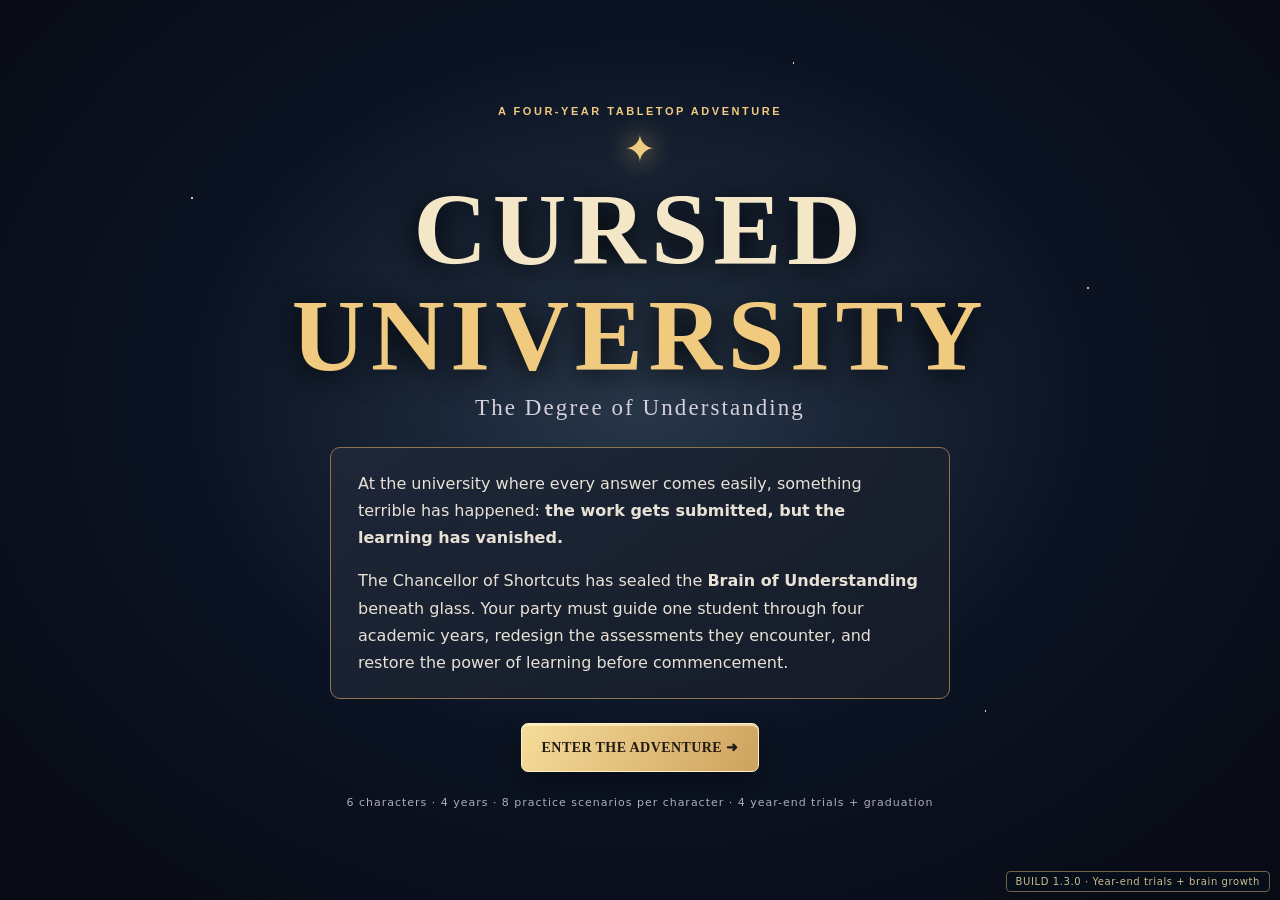
<file: index.html>
<!doctype html>
<html lang="en">
<head>
  <meta charset="utf-8">
  <meta name="viewport" content="width=device-width,initial-scale=1">
  <meta name="theme-color" content="#0a0c18">
  <meta name="description" content="Cursed University: A four-year, six-character, tabletop adventure in assessment redesign, AI friction, and meaningful learning.">
  <title>Cursed University | The Degree of Understanding</title>
  <!-- Build 1.3.0: 2 practice scenarios + a distinct boss case each year, brain-growth animation, final graduation challenge. -->
  
  
  
<style>
:root{--bg:#090c18;--panel:#111724;--panel2:#181f2e;--cream:#f4e7c8;--gold:#f0ca7e;--muted:#b4b5bd;--teal:#8fe4d2;--edge:#766343;--purple:#b3a3e9;--red:#ec9c97;--shadow:0 24px 70px #0009}
*{box-sizing:border-box}html{font-size:16px}body{margin:0;background:var(--bg);color:var(--cream);min-height:100vh;font-family:'DM Sans',system-ui,sans-serif}button,input,textarea,select{font:inherit}button{cursor:pointer}button:disabled{opacity:.45;cursor:default}h1,h2,h3,h4,p{margin-top:0}h1,h2,h3{font-family:Cinzel,Georgia,serif}h2{line-height:1.2}a{color:var(--gold)}.sr-only{position:absolute!important;width:1px;height:1px;overflow:hidden;clip:rect(0,0,0,0);white-space:nowrap} .hidden{display:none!important}
.screen{display:none;min-height:100vh;position:relative;padding:58px 32px 44px}.screen.active{display:block;animation:fadeIn .45s ease-out}#welcomeScreen.active,#rollScreen.active,#revealScreen.active,#victoryScreen.active{display:flex;align-items:center;justify-content:center}#welcomeScreen{background:radial-gradient(ellipse at 50% 44%,#283749 0%,#0b1323 50%,#080b15 92%)}#rollScreen,#revealScreen{background:radial-gradient(circle at 75% 30%,#2b2e49,#0a0e1b 68%)}.weather-layer{position:fixed;inset:0;z-index:0;pointer-events:none;overflow:hidden}.mist{position:absolute;width:90vw;height:23vh;top:64%;left:-30%;opacity:.16;background:radial-gradient(ellipse,rgba(173,173,190,.33),transparent 70%);filter:blur(24px);animation:drift 19s ease-in-out infinite alternate}.mist-b{top:78%;left:45%;animation-delay:-7s}.screen>*{position:relative;z-index:1}
.global-bar{position:sticky;z-index:60;top:0;display:flex;align-items:center;gap:22px;justify-content:space-between;padding:11px 24px;border-bottom:1px solid #6d5a3c;background:rgba(11,14,26,.96);backdrop-filter:blur(10px);box-shadow:0 5px 25px #0005}.brand-button{border:0;background:none;color:var(--gold);font:600 17px Cinzel,serif;letter-spacing:.08em;white-space:nowrap}.global-middle{display:flex;gap:20px;color:#cbcbce;font-size:12px}.global-right{display:flex;align-items:center;gap:12px;color:var(--teal)}.global-right strong{font-family:Cinzel,Georgia,serif;font-size:14px;white-space:nowrap}.screen:not(#welcomeScreen):not(#rollScreen):not(#revealScreen):not(#doorScreen){min-height:calc(100vh - 59px)}
.eyebrow{font-family:'DM Sans',sans-serif;font-size:11px;letter-spacing:.23em;color:var(--gold);text-transform:uppercase;font-weight:800}.display-title{font:700 clamp(28px,4.5vw,53px)/1.13 Cinzel,Georgia,serif;color:#f5e2b4;letter-spacing:.016em;margin:12px 0 16px}.center-wrap{width:min(1080px,100%);margin:0 auto}.center-wrap.narrow{width:min(730px,100%)}.screen-intro{font-size:17px;line-height:1.65;color:#ced0d8;max-width:800px}.lead{font:500 clamp(17px,2.2vw,23px) Cinzel,serif;color:#d5cfda;letter-spacing:.09em}.cta{border:1px solid #fff0c7;border-radius:7px;color:#211b15;background:linear-gradient(120deg,#f6dc9a,#cda25d);font-family:Cinzel,Georgia,serif;font-weight:800;font-size:14px;letter-spacing:.03em;min-height:49px;padding:12px 20px;box-shadow:inset 0 2px #fff6d5a0,0 8px 25px #0005;transition:filter .18s,transform .18s}.cta:hover:not(:disabled){filter:brightness(1.1);transform:translateY(-2px)}.fill{width:100%}.minor-btn{border:1px solid #8b7b63;background:#1b2432;color:var(--cream);padding:10px 14px;border-radius:6px;font-size:13px;font-weight:700}.minor-btn:hover{background:#304052}.panel{background:linear-gradient(140deg,rgba(24,31,46,.98),rgba(13,20,33,.98));border:1px solid #766343;border-radius:12px;box-shadow:var(--shadow)}.panel-heading{padding:12px 18px;border-bottom:1px solid #63523e;background:linear-gradient(90deg,#333044,#1a2033);font:700 13px Cinzel,Georgia,serif;letter-spacing:.09em;color:#ffe7ae}.quiet{font-size:12px;line-height:1.5;color:#b9bdc8}.notice{font-size:13px;color:#d6cda3;min-height:19px;margin:6px 0 10px}.notice.success{color:var(--teal)}.notice.error{color:#ffc6bc}input[type=text],input[type=number],select,textarea{width:100%;background:#0a1121;border:1px solid #717185;border-radius:6px;color:#f4e8d0;padding:12px 13px;outline:0}input:focus-visible,textarea:focus-visible,select:focus-visible{outline:2px solid var(--gold);outline-offset:2px}textarea{resize:vertical;line-height:1.5}label{display:block;font-size:13px;font-weight:700;margin:16px 0 7px}button:focus-visible{outline:3px solid var(--teal);outline-offset:3px}
/* welcome */.welcome-content{z-index:2;width:min(720px,100%);text-align:center;padding:35px 0}.welcome-content h1{font:700 clamp(43px,9vw,102px)/1.04 Cinzel,Georgia,serif;letter-spacing:.055em;text-shadow:0 4px 30px #000; margin:6px 0}.welcome-content h1 span{color:var(--gold)}.welcome-sigil{font-size:38px;color:var(--gold);filter:drop-shadow(0 0 13px #f3c77a);margin-top:10px}.welcome-story{max-width:620px;margin:26px auto 24px;text-align:left}.parchment{background:linear-gradient(145deg,rgba(30,39,56,.92),rgba(21,27,39,.95));border:1px solid #8d7550;border-radius:10px;padding:22px 27px;color:#e8e2d6;line-height:1.7}.parchment p:last-child{margin:0}.welcome-footnote{font-size:11px;color:#b1acb9;margin-top:24px;letter-spacing:.09em}.stars{position:absolute;inset:0;opacity:.9;background-image:radial-gradient(1.5px 1.5px at 15% 22%,#eae4cc 45%,transparent),radial-gradient(1px 1px at 62% 7%,#fff 45%,transparent),radial-gradient(1.5px 1.5px at 85% 32%,#e1d5b0 45%,transparent),radial-gradient(2px 2px at 32% 67%,#8ad6ce 45%,transparent),radial-gradient(1px 1px at 77% 79%,#fff 45%,transparent);pointer-events:none}
/* character roll */.roll-panel{margin:30px auto 0;padding:30px;max-width:590px}.roll-panel label:first-of-type{margin-top:0}.roll-panel select{font-size:17px}.dice-emblem{text-align:center;font-size:62px;color:var(--gold);line-height:1;margin-bottom:18px}.roll-panel button{margin-top:12px}.reveal-layout{display:grid;grid-template-columns:1.2fr .8fr;gap:28px;align-items:center}.reveal-profile{padding:25px;margin:20px 0}.reveal-profile h3{font-size:26px;color:var(--gold);margin-bottom:5px}.reveal-profile .major{color:var(--teal);font-weight:700}.reveal-profile p{line-height:1.6}.reveal-profile dl{display:grid;grid-template-columns:140px 1fr;gap:10px;font-size:13px}.reveal-profile dt{color:var(--gold);font-weight:800}.reveal-profile dd{margin:0}.portrait-scene{height:480px;border-radius:250px 250px 25px 25px;border:2px solid #b59d6a;display:flex;align-items:center;justify-content:center;flex-direction:column;background:radial-gradient(circle at 50% 45%,#766b83aa,#24253b 47%,#10192a 70%);box-shadow:inset 0 0 45px #e7bf7b27,0 0 40px #0009}.portrait-rune{font-size:130px;filter:drop-shadow(0 5px 15px #0009)}.portrait-caption{font:800 23px Cinzel,serif;color:#f5dbab;text-align:center;padding:0 16px}
/* map */#campusScreen{padding-top:25px}.campus-header{text-align:center;margin:0 auto 25px}.campus-header .display-title{font-size:clamp(28px,3.5vw,47px);margin:6px 0}.campus-header p{color:#bbb8c2;margin:0}.campus-layout{display:grid;grid-template-columns:minmax(0,1fr) minmax(260px,310px);gap:18px;max-width:1450px;margin:0 auto;align-items:stretch}.campus-scene{min-height:590px;position:relative;aspect-ratio:1200/690;overflow:hidden;border:2px solid #7c6850;border-radius:14px;box-shadow:var(--shadow);background:#131a27}.campus-painting{position:absolute;inset:0;width:100%;height:100%;object-fit:cover}.campus-sign{position:absolute;bottom:2%;left:50%;transform:translateX(-50%);background:#181c29e9;border:1px solid #ad8967;border-radius:6px;color:#f3d29a;padding:8px 15px;white-space:nowrap;text-align:center;font:700 clamp(11px,1.1vw,16px) Cinzel,serif;box-shadow:0 0 20px #000b}.campus-sign span{display:block;font:600 9px 'DM Sans',sans-serif;letter-spacing:.17em;color:#d4c5a5;margin-top:3px}.building-buttons{position:absolute;inset:0}.building-btn{position:absolute;top:26%;width:19%;height:46%;padding:0;border:none;background:none;color:var(--cream);outline-offset:6px;transition:transform .18s,filter .18s;z-index:3}.building-btn:nth-child(1){left:3.8%;top:30%}.building-btn:nth-child(2){left:28.5%;top:20%}.building-btn:nth-child(3){left:54%;top:27%}.building-btn:nth-child(4){left:78%;top:17%}.building-btn:hover:not(:disabled){transform:translateY(-8px);filter:brightness(1.35)}.building-btn.locked{filter:grayscale(.65) brightness(.54)}.building-btn.locked:hover{transform:none;filter:grayscale(.45) brightness(.68)}.building-structure{display:block;position:absolute;bottom:15%;left:5%;width:90%;height:75%;background:linear-gradient(95deg,#292b36,#65616a 44%,#2c3440 95%);clip-path:polygon(0 19%,14% 19%,14% 8%,30% 8%,50% 0,70% 8%,86% 8%,86% 19%,100% 19%,100% 100%,0 100%);border-bottom:4px solid #12141b;box-shadow:0 0 30px #000}.building-structure:after{content:'';position:absolute;inset:0;background:repeating-linear-gradient(0deg,transparent 0 20px,#16182254 21px 22px),repeating-linear-gradient(90deg,transparent 0 24px,#1e1b2744 25px 26px)}.building-roof{position:absolute;top:7%;left:5%;width:90%;height:20%;background:#181d2b;clip-path:polygon(0 95%,50% 0,100% 95%)}.building-windows{position:absolute;inset:27% 13% 30%;display:grid;grid-template-columns:repeat(4,1fr);gap:13%;align-items:center}.building-windows span{display:block;height:38%;background:#f8d17e;box-shadow:0 0 17px #efb45e8c;border-radius:8px 8px 2px 2px;border:2px solid #15171c}.building-btn.locked .building-windows span{background:#555263;box-shadow:none}.building-door{position:absolute;bottom:15%;left:39%;width:22%;height:28%;background:linear-gradient(90deg,#0e0c13 45%,#805c32 46%,#0e0c13 52%);border:5px solid #a79a81;border-bottom:0;border-radius:40% 40% 0 0}.building-label{display:block;position:absolute;bottom:0;left:0;width:100%;min-height:43px;padding:6px 4px;border-radius:6px;background:#080f1fe9;border:1px solid #b79c71;color:#fce6ae;font:700 clamp(10px,1vw,13px) Cinzel,serif;text-shadow:0 2px 5px #000}.building-btn.locked .building-label{color:#aaa}.building-label small{display:block;color:#bac4bc;font:600 10px 'DM Sans',sans-serif;letter-spacing:.02em}.map-side{padding-bottom:16px}.char-mini{display:flex;gap:12px;align-items:center;padding:15px 17px;border-bottom:1px solid #383e4c}.char-mini-icon{min-width:47px;width:47px;height:47px;border-radius:13px;border:1px solid #918266;background:#253047;display:grid;place-items:center;font-size:25px}.char-mini h3{font-size:14px;margin:0 0 4px}.char-mini p{font-size:11px;margin:0;color:#bac0c7}.year-list{padding:10px 13px}.year-entry{display:flex;align-items:center;justify-content:space-between;gap:6px;padding:10px 8px;border-bottom:1px solid #343c4d;font-size:12px}.year-entry strong{font-family:Cinzel,serif}.year-entry span{color:#bcb7b5}.year-entry.done span{color:var(--teal)}.mini-dome{padding:15px;display:flex;flex-direction:column;align-items:center;gap:6px}.mini-progress{width:100%;height:9px;border-radius:99px;background:#0a101c;border:1px solid #81745c;overflow:hidden}.mini-progress-fill{height:100%;width:0%;background:linear-gradient(90deg,#7198af,#8df0c1,#ffdc81);transition:width .6s}.map-side>button{max-width:calc(100% - 24px);margin:7px 12px}
/* glass dome SVG generated by JS */.brain-home{height:150px;width:170px;margin:auto;display:flex;align-items:center;justify-content:center}.brain-home svg{height:100%;max-width:100%;overflow:visible}.brain-pulse{animation:softGlow 3.5s ease-in-out infinite;transform-origin:center;transform-box:fill-box}.brain-home.complete .brain-pulse{animation:softGlow .75s ease-in-out infinite}
/* doors */#doorScreen{background:radial-gradient(circle,#504735,#08090e 72%);padding:0}#doorScreen.active{display:flex;align-items:center;justify-content:center}.door-backdrop{position:relative;width:min(76vw,640px);height:min(83vh,710px);display:flex;align-items:center;justify-content:center}.door-arch{width:82%;height:86%;position:relative;perspective:1000px;background:radial-gradient(circle,#e0c68f,#815e3d 35%,#120f15 75%);border:22px ridge #81725b;border-radius:49% 49% 8px 8px;overflow:hidden;box-shadow:0 0 70px #f6de9255}.door-panel{position:absolute;top:0;bottom:0;width:50%;background:linear-gradient(90deg,#2a1b1b,#6d4230 50%,#251821);border:5px ridge #bea374;transition:transform 1.4s cubic-bezier(.6,.02,.12,1)}.door-panel:after{content:'✦';position:absolute;top:45%;font-size:22px;color:#ffe59d}.door-panel.left{left:0;transform-origin:left center}.door-panel.right{right:0;transform-origin:right center}.door-panel.left:after{right:12px}.door-panel.right:after{left:12px}.door-backdrop.open .door-panel.left{transform:rotateY(-115deg)}.door-backdrop.open .door-panel.right{transform:rotateY(115deg)}.door-glow{position:absolute;inset:0;background:radial-gradient(ellipse,#fff0b9,#cd9963 55%,#171119);filter:blur(12px)}.door-title{position:absolute;bottom:0;text-align:center;font:700 18px Cinzel,serif;letter-spacing:.08em;text-shadow:0 0 8px #000}
/* room */#yearScreen{padding:15px 28px 32px}.room-bar{max-width:1450px;margin:0 auto 12px;display:flex;align-items:center;justify-content:space-between;gap:15px}.room-bar>div:nth-child(2){text-align:center}.room-title{font-size:clamp(23px,3vw,35px);margin:5px 0}.room-progress{font-family:Cinzel,serif;font-size:12px;color:var(--teal)}.room-grid{max-width:1450px;margin:auto;display:grid;grid-template-columns:minmax(310px,.9fr) minmax(0,1.15fr);gap:16px;align-items:stretch}.narrative-column{display:flex;flex-direction:column;min-height:750px}.scenario-tabs{padding:12px;display:grid;grid-template-columns:repeat(4,1fr);gap:5px}.scenario-tab{padding:8px 3px;border:1px solid #62667d;background:#222b3d;color:#d1c4b3;font-size:11px;font-weight:700;border-radius:5px}.scenario-tab.active{background:#dec18a;color:#23190e;border-color:#f7dfad}.scenario-tab.done:not(.active){color:#a9e6c2;border-color:#47785e}.scenario-tab:disabled{opacity:.4}.scenario-scroll{padding:18px 20px;overflow-y:auto;max-height:750px}.scenario-scroll h3{font-size:22px;color:#fae1a8;margin:5px 0 16px}.scenario-scroll .course-title{font:700 12px 'DM Sans',sans-serif;letter-spacing:.1em;color:var(--teal)}.story-card{padding:14px 15px;margin:13px 0;background:#0b1423;border:1px solid #44495c;border-radius:8px;font-size:13px;line-height:1.56}.story-card strong{display:block;font:800 11px 'DM Sans',sans-serif;letter-spacing:.14em;text-transform:uppercase;color:var(--gold);margin-bottom:7px}.story-card p:last-child{margin:0}.speech{font-style:italic;color:#f0dfbd;border-left:3px solid #b8a17e;padding-left:12px;font-size:16px;line-height:1.55}.work-column{overflow:hidden}.win-titlebar{background:#1e2743;display:flex;justify-content:space-between;align-items:center;font:700 13px Cinzel,serif;color:#f0dbaa;padding:11px 17px;border-bottom:1px solid #776852}.fake-controls{color:#bcb5af}.work-content{padding:20px 25px}.work-intro h3{font-size:25px;margin:8px 0}.work-intro p{color:#c1c2c8;line-height:1.5;font-size:13px}#scenarioForm label,.boss-panel label,.grad-answer label{margin:16px 0 8px}.framework-field{border:1px solid #5e6175;padding:13px 15px;border-radius:7px;margin:17px 0}.framework-field legend{font-size:12px;color:#eccb90;font-weight:700;padding:0 7px}.framework-field label{display:flex;align-items:center;gap:8px;font-size:13px;font-weight:500;margin:8px 0}input[type=checkbox]{accent-color:#d9bc7c;width:17px;height:17px;flex-shrink:0}.boss-panel{display:flex;flex-direction:column;gap:0}.boss-name{color:#d6b2ff;font:700 16px Cinzel,serif;letter-spacing:.05em}.boss-dialogue{background:#222038;border-left:4px solid #ab94d9;padding:16px 19px;color:#f0e1fb;font:italic 16px/1.6 Georgia,serif;margin:12px 0}.encounter-roll{display:flex;align-items:center;gap:22px;background:#0f1724;padding:15px;border-radius:8px}.die-shape{width:80px;height:84px;flex-shrink:0;display:grid;place-items:center;color:#251b17;font:700 26px Cinzel,serif;background:linear-gradient(145deg,#f1dca3,#b99861);clip-path:polygon(50% 0,92% 22%,100% 72%,50% 100%,0 72%,8% 22%);filter:drop-shadow(0 2px 4px #fff)}.die-manual{display:flex;align-items:center;gap:6px;margin-top:9px}.die-manual label{display:inline;margin:0;font-size:11px;white-space:nowrap}.die-manual input{width:65px;padding:7px}.die-manual button{padding:7px 9px}.boss-challenge{background:#231d2b;border:1px solid #6b5588;border-radius:7px;padding:14px;margin:16px 0;font-size:14px;line-height:1.6}.facilitator-panel{border:1px solid #7c694b;background:#231f22;padding:13px 15px;border-radius:7px;margin:19px 0 12px}.facilitator-panel h4{margin:0;color:#f5dba3;font:700 16px Cinzel,serif}.facilitator-panel p{font-size:12px;color:#c8c0b3;line-height:1.5;margin:8px 0}.facilitator-panel .check-award{display:flex;gap:7px;align-items:center;margin:13px 0;font-weight:600;font-size:13px}.score-preview{color:var(--teal);font-size:14px;padding-top:10px;border-top:1px solid #695e50}.room-footer{display:grid;grid-template-columns:175px 1fr;gap:20px;align-items:center;margin-top:25px;background:#090e1b;border-radius:8px;padding:14px 18px;border:1px solid #585263}.generator-display{text-align:center}.generator-display .brain-home{height:142px}.generator-display .eyebrow{font-size:10px}.generator-display #brainStageName{font-size:11px;color:#cbd4ce}.room-controls p{color:#d8d6d3;font-size:14px;line-height:1.55}
/* graduation */#graduationScreen{padding:30px 25px}.grad-heading{text-align:center}.grad-heading>p{color:#cdc9d0}.grad-grid{display:grid;grid-template-columns:.9fr 1.1fr;gap:18px}.grad-story,.grad-answer{padding-bottom:20px}.grad-story>p{padding:0 24px;line-height:1.6;font-size:14px}.grad-story>.boss-dialogue{margin:18px 22px}.grad-answer{padding:0 22px 22px}.grad-answer .panel-heading{margin:0 -22px 20px}.grad-brain{height:210px!important}.grad-answer>button{margin-top:8px}
/* victory */#victoryScreen{background:radial-gradient(circle at center,#253830 2%,#15231e 40%,#0a0e17 90%)}.victory-wrap{text-align:center}.victory-shine{font-size:78px;color:#f3d78b;filter:drop-shadow(0 0 20px #f1e5bd);animation:softGlow 2s infinite}.diploma{padding:15px;background:#b99e6b;border:8px double #eed8a3;box-shadow:var(--shadow);color:#34251c;margin:25px 0}.diploma-inner{padding:25px;background:#f3e4ba;border:1px solid #775b33}.diploma-inner>div:first-child{font:700 14px Cinzel,serif;letter-spacing:.13em}.diploma-star{font-size:42px;color:#6c5933}.diploma h3{font-size:27px}.diploma p{font:16px/1.6 Georgia,serif}.diploma strong{font-family:Cinzel,serif}.button-row{display:flex;justify-content:center;gap:10px;flex-wrap:wrap}
/* modals */.info-dialog{background:#162033;border:1px solid #ac9161;color:var(--cream);width:min(620px,calc(100% - 32px));max-height:85vh;padding:0;border-radius:11px;box-shadow:0 30px 90px #000}.info-dialog::backdrop{background:#050710bb}.modal-top{display:flex;align-items:center;justify-content:space-between;background:#272c42;padding:13px 18px;border-bottom:1px solid #766852}.modal-top h3{margin:0;color:var(--gold)}#modalBody{padding:22px;line-height:1.6}#modalBody dt{font-weight:800;color:var(--gold);margin-top:12px}#modalBody dd{margin:4px 0 10px}
@keyframes drift{from{transform:translateX(-4%)}to{transform:translateX(32%)}}@keyframes fadeIn{from{opacity:0}to{opacity:1}}@keyframes softGlow{50%{filter:drop-shadow(0 0 18px #a5ead7);transform:scale(1.035)}}
@media(max-width:1100px){.campus-layout{grid-template-columns:1fr}.campus-scene{min-height:450px}.map-side{display:grid;grid-template-columns:1fr 1fr;align-items:center}.map-side .panel-heading{grid-column:1/-1}.map-side .char-mini{border-right:1px solid #383e4c}.map-side .year-list{grid-row:2/4;grid-column:2}.map-side .mini-dome{grid-row:3;grid-column:1}.map-side>button{margin:12px}.room-grid{grid-template-columns:.9fr 1fr}.scenario-scroll{max-height:none}}
@media(max-width:780px){.screen{padding:27px 15px}.global-bar{padding:10px;flex-wrap:wrap;gap:7px}.brand-button{font-size:12px}.global-middle{order:3;width:100%;justify-content:center}.global-right{gap:7px}.global-right strong{font-size:11px}.global-right .minor-btn{padding:7px}.reveal-layout,.room-grid,.grad-grid{grid-template-columns:1fr}.portrait-scene{height:220px;border-radius:120px 120px 20px 20px}.portrait-rune{font-size:80px}.room-bar{flex-wrap:wrap;justify-content:center}.room-bar .room-progress{width:100%;text-align:center}.narrative-column{min-height:0}.scenario-scroll{max-height:480px}.campus-scene{min-height:350px}.building-btn{top:29%;width:22%;height:43%}.building-btn:nth-child(1){left:1%}.building-btn:nth-child(2){left:26%}.building-btn:nth-child(3){left:51%}.building-btn:nth-child(4){left:75%}.building-label{font-size:9px;bottom:-6%;min-height:36px}.building-label small{font-size:8px}.map-side{display:block}.map-side .char-mini{border-right:0}.map-side .mini-dome{padding:7px}.die-manual{flex-wrap:wrap}.reveal-profile dl{grid-template-columns:1fr}.reveal-profile dt{margin-top:5px}.reveal-profile dd{margin-bottom:5px}}
@media(max-width:480px){.campus-scene{min-height:285px}.campus-sign{display:none}.building-label{font-size:8px}.building-roof{top:9%}.room-footer{grid-template-columns:1fr;text-align:center}.room-controls{text-align:center}.work-content{padding:14px}.scenario-tabs{grid-template-columns:repeat(4,1fr)}.encounter-roll{flex-direction:column}.welcome-content h1{font-size:40px}.parchment{padding:16px}.screen-intro{font-size:15px}}
@media(prefers-reduced-motion:reduce){*,*:before,*:after{animation:none!important;transition:none!important;scroll-behavior:auto!important}}
@media print{.global-bar,.weather-layer,#appMain>.screen:not(#victoryScreen),.button-row{display:none!important}#victoryScreen{display:block!important;background:white!important;color:black!important;min-height:auto}#victoryScreen .display-title,#victoryScreen .eyebrow{color:black!important}.diploma{box-shadow:none;margin:0}}

/* Scenario submission clarity and actionable feedback */
.submission-guide{border:1px solid #7d704e;background:#161e2c;border-radius:9px;padding:13px 15px;margin:15px 0 16px;font:13px/1.6 'DM Sans',system-ui,sans-serif}
.submission-guide-title{display:flex;justify-content:space-between;align-items:center;gap:12px;padding-bottom:8px;margin-bottom:7px;border-bottom:1px solid #464b54;color:#ffe1a7}
.submission-guide-title span{white-space:nowrap;color:#decdaa;font-size:12px}
.requirement{color:#d7cbba;padding:3px 0}
.requirement.met{color:#98e8c6}
.submission-guide.attention{border-color:#ffb8a4;box-shadow:0 0 0 2px #ff93881c}
.field-count{margin:4px 0 9px;text-align:right;color:#a9afbc;font:11px 'DM Sans',system-ui,sans-serif}
.field-count.complete{color:#98e8c6}
#scenarioForm textarea[aria-invalid="true"],#frameworkField.field-error{border-color:#fa9888;box-shadow:0 0 0 2px #fa988822}
.save-toast{position:fixed;z-index:500;top:76px;left:50%;transform:translateX(-50%);width:min(640px,calc(100% - 28px));padding:14px 18px;border:2px solid #ebb77e;border-radius:9px;background:#182536;color:#ffefcb;font:700 14px/1.55 'DM Sans',system-ui,sans-serif;box-shadow:0 15px 45px #000b;pointer-events:none;text-align:center}
.save-toast.error{border-color:#ffb4a3;background:#4b252c;color:#fff4ec}
.save-toast.success{border-color:#a5eccb;background:#17392e;color:#e7fff3}
@media(max-width:780px){.save-toast{top:14px}.submission-guide-title{align-items:flex-start;flex-direction:column;gap:2px}}

/* v1.2: prominent save-result display, cache-identification and feedback */
.save-feedback{margin-top:11px;padding:10px 13px;border-radius:7px;background:#0b1525;border:1px solid #59647a;color:#d5dbe9;font:600 12px/1.5 'DM Sans',system-ui,sans-serif}
.save-feedback.success{border-color:#83d4a7;background:#133224;color:#cdf7d9}
.save-feedback.error{border-color:#efa89d;background:#3e212a;color:#ffe5df}
#saveScenarioBtn{min-height:54px;touch-action:manipulation}
.version-mark{position:fixed;right:10px;bottom:8px;z-index:200;color:#ccbc8e;background:#07101bd9;padding:4px 9px;border:1px solid #736248;border-radius:4px;pointer-events:none;font:10px 'DM Sans',system-ui,sans-serif;letter-spacing:.06em}
@media print{.version-mark{display:none}}


/* 1.3: shorter journeys, clearer prompts and meaningful brain-growth animation */
.scenario-tabs{grid-template-columns:repeat(3,minmax(0,1fr))}
.campus-scene{min-width:0;min-height:0!important}
.campus-layout{min-width:0}
.map-side{position:relative;z-index:2}
.answer-hint{font:13px/1.5 'DM Sans',system-ui,sans-serif;color:#bfc9cb;background:#182334;border-left:3px solid #e9c777;padding:9px 12px;margin:5px 0 8px}
.learning-target{border-color:#76bca7!important;background:#13252a!important}
.kp-path{margin-top:10px;font:12px/1.65 'DM Sans',system-ui,sans-serif;color:#cfc5b3;text-align:center}
.kp-path strong{color:#bdf1d1}
.growth-overlay{position:fixed;inset:0;z-index:700;display:flex;align-items:center;justify-content:center;background:radial-gradient(circle at 50% 46%,#132f34ef,#07111aF4 75%);backdrop-filter:blur(5px)}
.growth-overlay.hidden{display:none!important}
.growth-scene{position:relative;width:min(640px,96vw);height:min(660px,95vh);display:flex;align-items:center;justify-content:center;flex-direction:column;text-align:center;overflow:hidden}
.growth-title{font:700 clamp(19px,4vw,36px) Cinzel,Georgia,serif;color:#ffdea1;text-shadow:0 0 26px #fcd48185;z-index:4;margin-bottom:12px}
.growth-brain{width:min(350px,70vw);position:relative;z-index:3;filter:drop-shadow(0 0 22px #91edc066);transition:transform .8s,filter .8s}
.growth-brain svg{width:100%;height:auto}
.growth-brain.enlarging{transform:scale(1.13);filter:drop-shadow(0 0 52px #cfffaa)}
.growth-kp{color:#bcffe0;font:700 26px/1.4 'DM Sans',system-ui,sans-serif;z-index:4;margin-top:9px}
.growth-sub{color:#d5d7cb;font:14px/1.5 'DM Sans',system-ui,sans-serif;z-index:4;max-width:430px;margin-top:8px}
.growth-books{position:absolute;inset:0;z-index:6;pointer-events:none}
.fly-book{position:absolute;left:50%;top:49%;font-size:clamp(19px,4vw,28px);filter:drop-shadow(0 0 9px #ffe78f);opacity:0;animation:bookAbsorb 1.8s cubic-bezier(.28,.7,.57,1) forwards;animation-delay:var(--delay)}
@keyframes bookAbsorb{0%{opacity:0;transform:translate(var(--x),var(--y)) rotate(var(--rot)) scale(.6)}13%{opacity:1}65%{opacity:1}94%{opacity:1;transform:translate(0,0) rotate(0deg) scale(.4)}100%{opacity:0;transform:translate(0,0) rotate(0deg) scale(.08)}}
@media(prefers-reduced-motion:reduce){.fly-book{animation:none!important}.growth-brain{transition:none!important}}

</style></head>
<body>
  <div id="screen-reader-status" class="sr-only" role="status" aria-live="polite"></div>
  <div id="saveToast" class="save-toast hidden" role="status" aria-live="polite"></div>
  <div id="growthOverlay" class="growth-overlay hidden" role="status" aria-live="polite" aria-label="Knowledge enters the brain chamber">
    <div class="growth-scene"><div class="growth-title" id="growthTitle">KNOWLEDGE AWAKENS!</div><div class="growth-books" id="growthBooks" aria-hidden="true"></div><div class="growth-brain" id="growthBrain"></div><div class="growth-kp" id="growthKp">0 → 20 KP</div><div class="growth-sub">Enchanted books carry new knowledge into the Brain of Understanding</div></div>
  </div>
  <div class="weather-layer" aria-hidden="true"><span class="mist mist-a"></span><span class="mist mist-b"></span></div>
  <header id="globalBar" class="global-bar hidden">
    <button class="brand-button" id="homeBtn" type="button">✦ CURSED UNIVERSITY</button>
    <div class="global-middle"><span id="partyStatus">Party not assigned</span><span id="yearStatus">Year 1 / 4</span></div>
    <div class="global-right"><strong id="globalPoints">0 / 100 KP</strong><button type="button" id="resetBtn" class="minor-btn">↺ Reset</button></div>
  </header>

  <main id="appMain">
    <!-- WELCOME -->
    <section id="welcomeScreen" class="screen active" aria-labelledby="welcomeTitle">
      <div class="stars" aria-hidden="true"></div>
      <div class="welcome-content">
        <div class="eyebrow">A four-year tabletop adventure</div>
        <div class="welcome-sigil" aria-hidden="true">✦</div>
        <h1 id="welcomeTitle">CURSED<br><span>UNIVERSITY</span></h1>
        <p class="lead">The Degree of Understanding</p>
        <div class="welcome-story parchment">
          <p>At the university where every answer comes easily, something terrible has happened: <strong>the work gets submitted, but the learning has vanished.</strong></p>
          <p>The Chancellor of Shortcuts has sealed the <strong>Brain of Understanding</strong> beneath glass. Your party must guide one student through four academic years, redesign the assessments they encounter, and restore the power of learning before commencement.</p>
        </div>
        <button class="cta" id="welcomeStart" type="button">ENTER THE ADVENTURE <span aria-hidden="true">➜</span></button>
        <div class="welcome-footnote">6 characters · 4 years · 8 practice scenarios per character · 4 year-end trials + graduation</div>
      </div>
    </section>

    <!-- ROLL -->
    <section id="rollScreen" class="screen" aria-labelledby="rollTitle">
      <div class="center-wrap narrow">
        <div class="eyebrow">Chapter 00 · The Choosing</div>
        <h2 id="rollTitle" class="display-title">THE ROLL OF DESTINY</h2>
        <p class="screen-intro">Each table is a party of designers. Roll a physical six-sided die at your table. The number determines whose college journey your party will protect.</p>
        <div class="panel roll-panel">
          <div class="dice-emblem" aria-hidden="true">⚄</div>
          <label for="tableName">Your party / table name</label>
          <input id="tableName" type="text" maxlength="45" placeholder="e.g., The Night Scholars" autocomplete="off">
          <label for="diceSelect">What number did your table roll?</label>
          <select id="diceSelect"><option value="">Choose your roll...</option><option value="1">⚀ — 1</option><option value="2">⚁ — 2</option><option value="3">⚂ — 3</option><option value="4">⚃ — 4</option><option value="5">⚄ — 5</option><option value="6">⚅ — 6</option></select>
          <p class="quiet">The roll chooses your character; it does not affect your educational score.</p>
          <button class="cta fill" id="revealBtn" type="button" disabled>REVEAL YOUR CHARACTER</button>
        </div>
      </div>
    </section>

    <!-- REVEAL -->
    <section id="revealScreen" class="screen" aria-labelledby="revealTitle">
      <div class="center-wrap reveal-layout">
        <div>
          <div class="eyebrow">The path has chosen you</div>
          <h2 id="revealTitle" class="display-title">YOUR STUDENT</h2>
          <p class="screen-intro">Your party will encounter this student's strengths, interests, obligations, and temptations across four years.</p>
          <div class="panel reveal-profile" id="revealProfile"></div>
          <button class="cta" id="enterCampusBtn" type="button">BEGIN YEAR ONE ➜</button>
        </div>
        <div class="portrait-scene"><div class="portrait-rune" id="revealIcon">✦</div><div id="revealNameArt" class="portrait-caption"></div></div>
      </div>
    </section>

    <!-- CAMPUS -->
    <section id="campusScreen" class="screen" aria-labelledby="campusTitle">
      <div class="campus-header"><div class="eyebrow">The adventure map</div><h2 id="campusTitle" class="display-title">THE CURSED CAMPUS</h2><p id="campusMessage">Select the illuminated building to begin.</p></div>
      <div class="campus-layout">
        <div class="campus-scene" id="campusStage">
          <svg class="campus-painting" viewBox="0 0 1200 690" preserveAspectRatio="xMidYMid slice" role="img" aria-label="Spooky university campus at night with four old Gothic college buildings, fog, dark evergreens, cobblestone paths, and moonlight">
            <defs>
              <linearGradient id="sky" x1="0" y1="0" x2="0" y2="1"><stop stop-color="#060a1c"/><stop offset=".59" stop-color="#253047"/><stop offset="1" stop-color="#4e473e"/></linearGradient>
              <linearGradient id="stone" x1="0" x2=".9" y1="0" y2="1"><stop stop-color="#414350"/><stop offset=".6" stop-color="#292d3c"/><stop offset="1" stop-color="#171c2b"/></linearGradient>
              <radialGradient id="moonGlow"><stop stop-color="#f1e9b6" stop-opacity=".7"/><stop offset=".25" stop-color="#dbd8af" stop-opacity=".2"/><stop offset="1" stop-color="#a9a4b3" stop-opacity="0"/></radialGradient>
              <filter id="blurFog"><feGaussianBlur stdDeviation="16"/></filter>
              <pattern id="brick" width="36" height="18" patternUnits="userSpaceOnUse"><path d="M0 0H36M0 18H36M18 0V9M0 9H36M0 9V18M36 9V18" stroke="#777484" stroke-opacity=".13" fill="none"/></pattern>
            </defs>
            <rect width="1200" height="690" fill="url(#sky)"/>
            <circle cx="920" cy="124" r="220" fill="url(#moonGlow)"/><circle cx="920" cy="124" r="39" fill="#e7e1c2" opacity=".82"/>
            <g fill="#e8daa6" opacity=".72"><circle cx="90" cy="75" r="1.6"/><circle cx="212" cy="120" r="1"/><circle cx="380" cy="48" r="1.8"/><circle cx="730" cy="69" r="1.7"/><circle cx="1105" cy="90" r="1"/><circle cx="1030" cy="240" r="1.5"/></g>
            <path d="M0 346L150 270 280 333 408 240 520 304 670 234 790 297 920 245 1100 300 1200 230V500H0Z" fill="#151d2a"/>
            <path d="M0 430L90 320 178 443 245 338 330 460 403 352 501 440 640 318 788 442 930 305 1030 431 1155 321 1200 389V570H0Z" fill="#101b22"/>
            <g fill="#091419" opacity=".95"><path d="M0 475l31-93 32 93zM48 489l36-118 39 118zM150 485l27-90 30 90zM320 476l29-104 34 104zM531 479l32-115 39 115zM850 484l37-123 40 123zM1070 481l43-126 48 126z"/></g>
            <path d="M0 490Q300 465 580 495T1200 473V690H0Z" fill="#1c2929"/>
            <path d="M450 690Q510 546 585 494L610 494Q672 570 738 690Z" fill="#6a6763"/>
            <path d="M490 690L590 495 618 495 690 690Z" fill="#76736d" opacity=".7"/>
            <g stroke="#31383b" stroke-width="3" opacity=".55"><path d="M0 606Q600 567 1200 606M0 652Q600 615 1200 649" fill="none"/><path d="M570 500L524 689M600 501L594 690M630 506L674 690"/></g>
            <g fill="#d4d4b9" opacity=".22" filter="url(#blurFog)"><ellipse cx="180" cy="524" rx="240" ry="22"/><ellipse cx="940" cy="508" rx="260" ry="27"/><ellipse cx="620" cy="610" rx="410" ry="29"/></g>
            <g opacity=".65" fill="#f8d998"><circle cx="86" cy="524" r="8"/><circle cx="1102" cy="528" r="8"/></g>
            <g stroke="#161d21" stroke-width="8"><path d="M86 518v86M1102 522v87"/></g>
          </svg>
          <div id="buildingButtons" class="building-buttons"></div>
          <div class="campus-sign">✦ CURSED UNIVERSITY ✦ <span>EST. IN ANOTHER AGE</span></div>
        </div>
        <aside class="map-side panel">
          <div class="panel-heading">YOUR CHRONICLE</div>
          <div class="char-mini" id="mapCharacter"></div>
          <div id="yearList" class="year-list"></div>
          <div class="mini-dome"><div class="eyebrow">The Brain of Understanding</div><div id="mapBrain" class="brain-home"></div><div class="mini-progress"><div id="mapFill" class="mini-progress-fill"></div></div><div id="mapKPLabel" class="quiet">0 / 100 KP</div><div class="kp-path">4 year-end trials × 20 KP = 80 KP<br>Commencement defense = 20 KP<br><strong>Graduation requires 100 / 100 KP</strong></div></div>
          <button id="graduationBtn" class="cta fill hidden" type="button">FACE GRADUATION ➜</button>
          <button id="reviewWorkBtn" class="minor-btn fill" type="button">Review saved designs</button>
        </aside>
      </div>
    </section>

    <!-- DOOR TRANSITION -->
    <section id="doorScreen" class="screen" aria-label="Entering academic building">
      <div class="door-backdrop"><div class="door-arch"><div class="door-glow"></div><div class="door-panel left"></div><div class="door-panel right"></div></div><div class="door-title" id="doorTitle">THE DOORS ARE OPENING...</div></div>
    </section>

    <!-- ROOM SCENARIOS -->
    <section id="yearScreen" class="screen" aria-labelledby="roomTitle">
      <div class="room-bar"><button class="minor-btn" id="returnCampusBtn" type="button">← Campus</button><div><div class="eyebrow" id="roomYear">Year One</div><h2 id="roomTitle" class="room-title">The Hall of Beginnings</h2></div><div id="roomProgress" class="room-progress">Scenario 1 of 2</div></div>
      <div class="room-grid">
        <aside class="panel narrative-column">
          <div class="panel-heading">THE STUDENT'S JOURNEY</div>
          <div class="char-mini" id="roomCharacter"></div>
          <div class="scenario-tabs" id="scenarioTabs"></div>
          <div class="scenario-scroll" id="scenarioDetails"></div>
        </aside>
        <div class="panel work-column">
          <div class="win-titlebar"><span>COURSE-RECOVERY TERMINAL</span><span class="fake-controls" aria-hidden="true">▁ □ ×</span></div>
          <div class="work-content">
            <div class="work-intro"><span class="eyebrow">YOUR TABLE'S REDESIGN</span><h3>Fix the assignment, then protect the learning</h3><p><strong>First:</strong> describe how you would change the assignment so students have meaningful thinking to do. <strong>Second:</strong> explain the purposeful AI friction you would add to make that thinking visible. Check at least one framework element. There is no single perfect design.</p></div>
            <form id="scenarioForm" novalidate>
              <div id="submissionGuide" class="submission-guide" aria-label="Requirements to continue">
                <div class="submission-guide-title"><strong>Before you can continue</strong><span id="completionCount">0 of 3 ready</span></div>
                <div id="checkRedesign" class="requirement">○ Assessment redesign response (15+ characters)</div>
                <div id="checkFriction" class="requirement">○ AI friction response (15+ characters)</div>
                <div id="checkFramework" class="requirement">○ Choose at least one redesign element</div>
              </div>
              <label for="redesignText">1 · How would you redesign this assignment?</label>
               <div class="answer-hint">What exactly will students do differently? What will they practice, and why could the work matter to this student? Explain at least one of the three redesign elements.</div>
               <textarea id="redesignText" rows="4" maxlength="3500" aria-describedby="redesignCount" placeholder="Example: Replace a generic discussion with a short decision about the sample student; require a specific concept and a reasoned choice..."></textarea>
               <div id="redesignCount" class="field-count">0 / 15 minimum characters</div>
               <label for="frictionText">2 · What purposeful AI friction would you add?</label>
               <div class="answer-hint">AI friction is not simply banning AI. How can the instructor see the student's own reasoning—for example, through a comparison, a justification, a revision, or a checked claim—without adding busywork?</div>
               <textarea id="frictionText" rows="4" maxlength="3500" aria-describedby="frictionCount" placeholder="Example: Allow AI brainstorming, but have students explain why they chose one interpretation, verify one claim, and revise after feedback..."></textarea>
               <div id="frictionCount" class="field-count">0 / 15 minimum characters</div>
              <fieldset class="framework-field" id="frameworkField"><legend>Which elements does your redesign address? (choose at least one)</legend><label><input type="checkbox" name="framework" value="practice"> Meaningful practice</label><label><input type="checkbox" name="framework" value="engage"> A reason to engage</label><label><input type="checkbox" name="framework" value="reasonable"> Reasonable conditions and friction</label></fieldset>
              <div id="scenarioNotice" class="notice" role="status" aria-live="polite"></div>
              <button class="cta fill" id="saveScenarioBtn" type="button">SAVE DESIGN & CONTINUE ➜</button>
              <div id="saveFeedback" class="save-feedback" role="status" aria-live="polite">Complete the checklist above, then press Save Design &amp; Continue.</div>
            </form>
            <div class="boss-panel hidden" id="bossPanel">
              <div class="boss-name">THE CHANCELLOR OF SHORTCUTS · NEW CASE</div>
              <p class="boss-dialogue" id="bossDialogue"></p>
              <div class="encounter-roll"><div class="die-shape" id="dieValue">d20</div><div><button type="button" class="cta" id="rollBossBtn">ROLL THE d20</button><div class="die-manual"><label for="manualDie">or enter a physical roll:</label> <input id="manualDie" type="number" min="1" max="20" placeholder="1–20"><button type="button" id="useManualDie" class="minor-btn">Use</button></div></div></div>
              <div id="bossChallenge" class="boss-challenge">Roll the die to reveal the Chancellor's attack.</div>
              <label for="bossDesign">1 · Redesign the boss's NEW assignment</label><div class="answer-hint">Explain what students should do and which framework element your redesign supports.</div>
               <textarea id="bossDesign" rows="3" maxlength="4000" placeholder="Propose a concrete assignment change for the new boss scenario..." ></textarea>
               <label for="bossResponse">2 · Defend your AI friction against the d20 attack</label><div class="answer-hint">Explain how students demonstrate their own thinking, why the AI boundaries are reasonable, and how you handle the challenge you rolled.</div>
               <textarea id="bossResponse" rows="4" maxlength="4000" placeholder="We would allow ..., require students to demonstrate ..., and address the Chancellor's challenge by ..."></textarea>
              <div class="facilitator-panel"><h4>Facilitator judgment</h4><p>One person at the table facilitates scoring. The game does <strong>not</strong> evaluate written responses automatically.</p><label class="check-award"><input id="frictionAward" type="checkbox"> +10 KP — purposeful AI friction is defensible</label><label class="check-award"><input id="frameworkAward" type="checkbox"> +10 KP — at least one framework element is defensible</label><div id="scorePreview" class="score-preview">Proposed score: <strong>0 / 20 KP</strong></div></div>
              <div id="bossNotice" class="notice" aria-live="polite"></div>
              <button class="cta fill" type="button" id="submitBossBtn">CONFIRM JUDGMENT & COMPLETE YEAR</button>
              <p id="bossRetryHelp" class="quiet"></p>
            </div>
            <div id="roomFooter" class="room-footer"><div class="generator-display"><div class="eyebrow">Brain Growth Chamber</div><div id="roomBrain" class="brain-home"></div><div id="brainStageName">Stage I · First Spark</div></div><div class="room-controls"><p id="roomFooterMessage">Complete two scenarios to face the Chancellor.</p><button type="button" class="minor-btn" id="quickReviewBtn">? Framework refresher</button></div></div>
          </div>
        </div>
      </div>
    </section>

    <!-- GRADUATION -->
    <section id="graduationScreen" class="screen" aria-labelledby="gradTitle">
      <div class="grad-layout center-wrap">
        <div class="grad-heading"><div class="eyebrow">Year Four Complete · Final Encounter</div><h2 id="gradTitle" class="display-title">THE COMMENCEMENT TRIAL</h2><p>The Chancellor stands before the sealed gates. A polished transcript alone cannot open them.</p></div>
        <div class="grad-grid">
          <div class="panel grad-story"><div class="panel-heading">THE LAST QUESTION</div><div id="gradCharacter" class="char-mini"></div><p class="boss-dialogue">“Four years of submissions. Four years of shortcuts. How can anyone know your student has actually learned?”</p><div id="gradCase" class="story-card"></div><p><strong>Design a graduation-ready assessment for this entirely NEW brief.</strong> Explain how students demonstrate the intended learning, how AI assistance will be bounded, why the requirements are reasonable, and one limitation that remains.</p><div id="gradBrain" class="brain-home grad-brain"></div></div>
          <div class="panel grad-answer"><div class="panel-heading">FINAL DEGREE DEFENSE</div><label for="gradResponse">How would you redesign the new graduation assessment and make the thinking visible?</label><textarea id="gradResponse" rows="7" maxlength="5000" placeholder="1. My redesigned assessment asks students to... 2. My AI-friction strategy makes their thinking visible by... 3. I address [framework element] by... 4. One limitation remains..."></textarea><div class="facilitator-panel"><h4>Final facilitator judgment</h4><label class="check-award"><input id="gradFriction" type="checkbox"> +10 KP — purposeful AI friction</label><label class="check-award"><input id="gradFramework" type="checkbox"> +10 KP — at least one redesign element</label><div id="gradScorePreview" class="score-preview">Proposed score: <strong>0 / 20 KP</strong></div></div><div id="gradNotice" class="notice" aria-live="polite"></div><button id="submitGradBtn" class="cta fill" type="button">DELIVER FINAL JUDGMENT</button><button id="gradCampusBtn" class="minor-btn fill" type="button">← Campus / Revise Earlier Defenses</button></div>
        </div>
      </div>
    </section>

    <!-- VICTORY -->
    <section id="victoryScreen" class="screen" aria-labelledby="victoryTitle">
      <div class="center-wrap narrow victory-wrap"><div class="victory-shine" aria-hidden="true">✦</div><div class="eyebrow">Commencement Unlocked</div><h2 class="display-title" id="victoryTitle">THE DEGREE IS EARNED</h2><div class="diploma"><div class="diploma-inner"><div>CURSED UNIVERSITY</div><div class="diploma-star">✷</div><h3>Certificate of Understanding</h3><p id="diplomaName"></p><p>Through purposeful assessment design, defensible reasoning, and the courage to question shortcuts, this party has awakened the Brain of Understanding.</p><strong>100 / 100 KNOWLEDGE POINTS · 80 FROM YEAR-END TRIALS + 20 FROM COMMENCEMENT</strong></div></div><div class="button-row"><button class="cta" id="victoryCampusBtn" type="button">VIEW COMPLETED CAMPUS</button><button class="minor-btn" id="printDiplomaBtn" type="button">PRINT CERTIFICATE</button></div></div>
    </section>
  </main>

  <dialog id="infoModal" class="info-dialog"><div class="modal-top"><h3 id="modalTitle">Framework refresher</h3><button id="closeInfoModal" class="minor-btn" type="button">✕</button></div><div id="modalBody"></div></dialog>
  <div class="version-mark" id="versionMark">BUILD 1.2.0 · Starting game…</div>
  <script type="application/json" id="metaInfo">{"build":"v1.3.0-year-end-trials","autosave":"localStorage","api":"none"}</script>
<script>/* Six characters, twelve scenarios each (72 total). Editable game content. */
window.CURSED_DATA = {
  "characters": [
    {
      "id": "jax",
      "die": 1,
      "name": "Jax Carter",
      "icon": "🏈",
      "tag": "The Star Player",
      "major": "Sports Communication",
      "color": "#e6aa61",
      "intro": "A popular football player with a packed travel schedule. He is charming, capable, and tempted to optimize any assignment that does not obviously matter.",
      "strengths": "Speaking, leadership, and connecting with people",
      "barrier": "Travel, fatigue, and weak relevance cues",
      "ai": "Asks AI for fast drafts and summaries when practice and classes collide.",
      "likes": "Speaking, media, and practical leadership",
      "dislikes": "Abstract mathematics and disconnected lab reports",
      "goal": "Communicate credibly about sports, leadership, and public issues.",
      "scenarios": [
        {
          "title": "The Discussion That Writes Itself",
          "course": "Introduction to Psychology",
          "assignment": "In Introduction to Psychology, students read a one-page explanation of selective attention. They then post 150–200 words answering: 'Why might watching short videos while studying make it harder to remember material?' They must apply selective attention to a made-up student, Sam, who keeps checking their phone, and reply once to a peer with a specific question.",
          "shortcut": "AI can write a convincing explanation and generic peer reply without the student connecting the concept to Sam’s habits.",
          "constraints": "Asynchronous class; 35-minute target workload; students have different social media experiences.",
          "quote": "Why write this from scratch when AI can sound thoughtful for me?",
          "id": "jax-y1-s1",
          "year": 1,
          "order": 1,
          "majorSpecific": false,
          "characterContext": "Jax is returning from an away game; the topic seems less urgent than film study, so he asks AI for a discussion post.",
          "prompt": "FIRST redesign the assignment so the student must practice real thinking and has a reason to engage. THEN identify one purposeful AI-friction strategy that makes this thinking visible without unreasonable restrictions. Address at least one redesign element.",
          "focus": "Motivation and learning visibility",
          "learningGoal": "Students practice using a psychology concept to explain a concrete behavior, not repeating a definition."
        },
        {
          "title": "Numbers Without Thinking",
          "course": "Quantitative Reasoning",
          "assignment": "In Quantitative Reasoning, students see a small fictional campus survey: students who report 1–3 study hours averaged 68 on a quiz, while students who report 4–6 study hours averaged 79. They submit a short comparison and explain one reason this does NOT prove that studying longer caused a higher grade.",
          "shortcut": "AI can write the comparison and limitation without the student interpreting what the numbers actually mean.",
          "constraints": "Mixed math confidence; limited technology; clear support must be available.",
          "quote": "I just need the answer, right?",
          "id": "jax-y1-s2",
          "year": 1,
          "order": 2,
          "majorSpecific": false,
          "characterContext": "He can talk confidently about statistics on the field, but calls this campus data chart pointless.",
          "prompt": "FIRST redesign the assignment so the student must practice real thinking and has a reason to engage. THEN identify one purposeful AI-friction strategy that makes this thinking visible without unreasonable restrictions. Address at least one redesign element.",
          "focus": "Evidence-based reasoning and reasonable support",
          "learningGoal": "Students practice interpreting a simple numerical comparison and distinguishing association from causation."
        },
        {
          "title": "The Citation Mirage",
          "course": "College Composition",
          "assignment": "In College Composition, students are given two short articles on a proposal to extend library hours: one student opinion piece and one campus usage report. They write a 250-word recommendation, use one piece of evidence from each source, and explain which claim is better supported.",
          "shortcut": "AI can draft the recommendation and even invent persuasive-looking quotations without checking the provided sources.",
          "constraints": "Students have access to a small source packet and do not need outside paid databases.",
          "quote": "I can have AI make this sound scholarly.",
          "id": "jax-y2-s1",
          "year": 2,
          "order": 1,
          "majorSpecific": false,
          "characterContext": "Jax likes persuasive communication but is frustrated that the sources are about a campus policy rather than sports.",
          "prompt": "FIRST redesign the assignment so the student must practice real thinking and has a reason to engage. THEN identify one purposeful AI-friction strategy that makes this thinking visible without unreasonable restrictions. Address at least one redesign element.",
          "focus": "Motivation and learning visibility",
          "learningGoal": "Students practice evaluating sources, checking claims, and defending an evidence-based recommendation."
        },
        {
          "title": "The Ethics Template",
          "course": "Ethics and Society",
          "assignment": "In Ethics and Society, students read a one-page fictional proposal to use facial recognition for class attendance. They must recommend approve, reject, or pilot, and support their choice by applying BOTH privacy and fairness considerations. Their answer is 200–250 words.",
          "shortcut": "AI can supply generic pros and cons and a polished conclusion without the student weighing privacy against fairness.",
          "constraints": "Respect privacy; avoid requiring students to disclose sensitive personal experiences.",
          "quote": "AI can make a balanced argument in seconds.",
          "id": "jax-y2-s2",
          "year": 2,
          "order": 2,
          "majorSpecific": false,
          "characterContext": "He sees the attendance-tech ethics discussion as a distraction from actual leadership work.",
          "prompt": "FIRST redesign the assignment so the student must practice real thinking and has a reason to engage. THEN identify one purposeful AI-friction strategy that makes this thinking visible without unreasonable restrictions. Address at least one redesign element.",
          "focus": "Evidence-based reasoning and reasonable support",
          "learningGoal": "Students practice applying ethical considerations to a specific decision and explaining tradeoffs."
        },
        {
          "title": "The Press Release That Knows Nothing",
          "course": "Sports Media Writing",
          "assignment": "Assignment prompt: Write a press release announcing a team policy change and explain the choices in framing, sourcing, and audience. The instructor asks for a concise product plus a short explanation of the choices made.",
          "shortcut": "AI can write a credible release with invented quotes and no evidence review.",
          "constraints": "Limited access to team personnel; use a supplied fictional case packet.",
          "quote": "I can send one prompt and get a professional release.",
          "id": "jax-y3-s1",
          "year": 3,
          "order": 1,
          "majorSpecific": true,
          "characterContext": "Jax Carter is now deeply invested in Sports Communication, but the assignment still invites shortcuts that could conceal the intended learning.",
          "prompt": "FIRST redesign the assignment so the student must practice real thinking and has a reason to engage. THEN identify one purposeful AI-friction strategy that makes this thinking visible without unreasonable restrictions. Address at least one redesign element.",
          "focus": "Authentic disciplinary decisions and transparency about AI",
          "learningGoal": "Students must make and justify specific decisions within Sports Media Writing rather than just submit polished work."
        },
        {
          "title": "Brand Deal or Bad Deal?",
          "course": "Athlete Branding",
          "assignment": "Assignment prompt: Evaluate two hypothetical sponsorship offers and recommend one based on audience trust, contract terms, and long-term reputation. The instructor asks for a concise product plus a short explanation of the choices made.",
          "shortcut": "AI can rank deals without considering priorities or scrutinizing the underlying assumptions.",
          "constraints": "Use accessible contract summaries; avoid real student-athlete financial information.",
          "quote": "The highest payout seems obvious. Why analyze it?",
          "id": "jax-y3-s2",
          "year": 3,
          "order": 2,
          "majorSpecific": true,
          "characterContext": "Jax Carter is now deeply invested in Sports Communication, but the assignment still invites shortcuts that could conceal the intended learning.",
          "prompt": "FIRST redesign the assignment so the student must practice real thinking and has a reason to engage. THEN identify one purposeful AI-friction strategy that makes this thinking visible without unreasonable restrictions. Address at least one redesign element.",
          "focus": "Authentic disciplinary decisions and transparency about AI",
          "learningGoal": "Students must make and justify specific decisions within Athlete Branding rather than just submit polished work."
        },
        {
          "title": "The Interview He Cannot Defend",
          "course": "Sports Journalism Seminar",
          "assignment": "Assignment prompt: Plan and conduct a mock interview using an evidence packet; publish a short feature with a verification note. The instructor asks for a concise product plus a short explanation of the choices made.",
          "shortcut": "AI can invent interview quotations and summaries that never occurred.",
          "constraints": "Mock interview partner or transcript alternative; consent and accessibility supported.",
          "quote": "AI already knows how to make people sound inspiring.",
          "id": "jax-y4-s1",
          "year": 4,
          "order": 1,
          "majorSpecific": true,
          "characterContext": "Jax Carter is now deeply invested in Sports Communication, but the assignment still invites shortcuts that could conceal the intended learning.",
          "prompt": "FIRST redesign the assignment so the student must practice real thinking and has a reason to engage. THEN identify one purposeful AI-friction strategy that makes this thinking visible without unreasonable restrictions. Address at least one redesign element.",
          "focus": "Authentic disciplinary decisions and transparency about AI",
          "learningGoal": "Students must make and justify specific decisions within Sports Journalism Seminar rather than just submit polished work."
        },
        {
          "title": "The Campaign With No Audience",
          "course": "Strategic Sports Communication",
          "assignment": "Assignment prompt: Create a campaign for increased attendance at a fictional women’s sports event, choosing channels, messages, and metrics. The instructor asks for a concise product plus a short explanation of the choices made.",
          "shortcut": "AI generates a slick campaign without justified audience research or measurement.",
          "constraints": "Small sample data supplied; no paid platform accounts required.",
          "quote": "If it looks great on social media, it works, right?",
          "id": "jax-y4-s2",
          "year": 4,
          "order": 2,
          "majorSpecific": true,
          "characterContext": "Jax Carter is now deeply invested in Sports Communication, but the assignment still invites shortcuts that could conceal the intended learning.",
          "prompt": "FIRST redesign the assignment so the student must practice real thinking and has a reason to engage. THEN identify one purposeful AI-friction strategy that makes this thinking visible without unreasonable restrictions. Address at least one redesign element.",
          "focus": "Authentic disciplinary decisions and transparency about AI",
          "learningGoal": "Students must make and justify specific decisions within Strategic Sports Communication rather than just submit polished work."
        }
      ],
      "bosses": {
        "1": {
          "id": "jax-y1-s3",
          "title": "The Chancellor’s Trial: The Lab Report Shortcut",
          "course": "Foundations of Science",
          "assignment": "NEW BOSS CASE — not one of the two practice assignments. Use a short provided data set about campus water quality to write an observation, a supported claim, and one limitation. The instructor wants to see why the student made their decisions; a finished product alone is not enough.",
          "shortcut": "AI can generate a full report based on the prompt while bypassing interpretation of evidence.",
          "constraints": "No special equipment at home; accessible data alternatives; modest writing load.",
          "quote": "If the results are already there, why am I writing all this?",
          "characterContext": "A late practice means Jax has twenty minutes to submit; he asks AI to interpret the water-quality readings.",
          "learningGoal": "Demonstrate the intended thinking in a new case, rather than submitting a polished AI answer."
        },
        "2": {
          "id": "jax-y2-s3",
          "title": "The Chancellor’s Trial: The Group Presentation Machine",
          "course": "Communication Studies",
          "assignment": "NEW BOSS CASE — not one of the two practice assignments. In teams, propose a realistic campus-wellness initiative, justify its audience and evidence, and present the rationale. The instructor wants to see why the student made their decisions; a finished product alone is not enough.",
          "shortcut": "Students can stitch together AI slides without making decisions or understanding the proposal.",
          "constraints": "Different schedules and technology; equal contribution should be visible without excessive reporting.",
          "quote": "Can’t we just let a slide generator do it?",
          "characterContext": "Jax volunteers to present the team pitch but lets AI make its evidence and recommendations.",
          "learningGoal": "Demonstrate the intended thinking in a new case, rather than submitting a polished AI answer."
        },
        "3": {
          "id": "jax-y3-s3",
          "title": "The Chancellor’s Trial: The Viral Apology",
          "course": "Crisis Communication",
          "assignment": "NEW BOSS CASE — not one of the two practice assignments. Draft and defend a response to a fictional viral incident involving a college athletics organization. The instructor wants to see why the student made their decisions; a finished product alone is not enough.",
          "shortcut": "AI can produce a polished apology that ignores the facts, stakeholders, or accountability.",
          "constraints": "No actual individuals are accused; two stakeholder voices provided.",
          "quote": "The chatbot made me sound responsible—job done.",
          "characterContext": "Jax Carter is now deeply invested in Sports Communication, but the assignment still invites shortcuts that could conceal the intended learning.",
          "learningGoal": "Make an evidence-based disciplinary decision and defend what the student actually understood."
        },
        "4": {
          "id": "jax-y4-s3",
          "title": "The Chancellor’s Trial: The Senior Portfolio Mirage",
          "course": "Sports Communication Capstone",
          "assignment": "NEW BOSS CASE — not one of the two practice assignments. Submit a portfolio of three communications products and defend revisions made after feedback and ethical review. The instructor wants to see why the student made their decisions; a finished product alone is not enough.",
          "shortcut": "AI can produce an impressive portfolio without Jax owning the decisions.",
          "constraints": "Multiple formats acceptable; no public posting required.",
          "quote": "Graduation is close. Does anyone really need to know how I made these?",
          "characterContext": "Jax Carter is now deeply invested in Sports Communication, but the assignment still invites shortcuts that could conceal the intended learning.",
          "learningGoal": "Make an evidence-based disciplinary decision and defend what the student actually understood."
        }
      },
      "finalBoss": {
        "title": "The Emergency Press Briefing",
        "assignment": "Twenty minutes before a fictional campus athletics event, a screenshot circulates with an unverified safety allegation. Jax’s communications team needs a responsible public response. A graduating sports communicator must prepare a short verified holding statement, identify two audiences, explain what is still unknown, and defend a verification and update plan.",
        "shortcut": "An AI tool could deliver a confident, polished recommendation without the student evaluating the evidence, ethical issues, and practical constraints themselves.",
        "constraints": "Keep the design accessible, feasible in a typical course, and clear about when AI assistance is allowed. Use fictional or provided data only.",
        "learningGoal": "Demonstrate graduation-ready disciplinary judgment on an unfamiliar authentic problem."
      }
    },
    {
      "id": "elena",
      "die": 2,
      "name": "Elena Marquez",
      "icon": "✒️",
      "tag": "The Storyweaver",
      "major": "Creative Writing",
      "color": "#d5a7e5",
      "intro": "An aspiring novelist who loves language and interpretation, but finds equations and formulaic reports painfully uninspiring.",
      "strengths": "Storytelling, empathy, and original ideas",
      "barrier": "Avoids quantitative subjects and struggles with perfectionism",
      "ai": "Uses AI to brainstorm; may eventually accept generated passages instead of crafting her own.",
      "likes": "Creative writing, history, literature, and storytelling",
      "dislikes": "Algebra, chemistry, and technical reports",
      "goal": "Become a writer with a distinctive and intentional voice.",
      "scenarios": [
        {
          "title": "The Discussion That Writes Itself",
          "course": "Introduction to Psychology",
          "assignment": "In Introduction to Psychology, students read a one-page explanation of selective attention. They then post 150–200 words answering: 'Why might watching short videos while studying make it harder to remember material?' They must apply selective attention to a made-up student, Sam, who keeps checking their phone, and reply once to a peer with a specific question.",
          "shortcut": "AI can write a convincing explanation and generic peer reply without the student connecting the concept to Sam’s habits.",
          "constraints": "Asynchronous class; 35-minute target workload; students have different social media experiences.",
          "quote": "Why write this from scratch when AI can sound thoughtful for me?",
          "id": "elena-y1-s1",
          "year": 1,
          "order": 1,
          "majorSpecific": false,
          "characterContext": "Elena enjoys discussions but thinks required replies are hollow, so she asks AI to write responses that sound more engaged.",
          "prompt": "FIRST redesign the assignment so the student must practice real thinking and has a reason to engage. THEN identify one purposeful AI-friction strategy that makes this thinking visible without unreasonable restrictions. Address at least one redesign element.",
          "focus": "Motivation and learning visibility",
          "learningGoal": "Students practice using a psychology concept to explain a concrete behavior, not repeating a definition."
        },
        {
          "title": "Numbers Without Thinking",
          "course": "Quantitative Reasoning",
          "assignment": "In Quantitative Reasoning, students see a small fictional campus survey: students who report 1–3 study hours averaged 68 on a quiz, while students who report 4–6 study hours averaged 79. They submit a short comparison and explain one reason this does NOT prove that studying longer caused a higher grade.",
          "shortcut": "AI can write the comparison and limitation without the student interpreting what the numbers actually mean.",
          "constraints": "Mixed math confidence; limited technology; clear support must be available.",
          "quote": "I just need the answer, right?",
          "id": "elena-y1-s2",
          "year": 1,
          "order": 2,
          "majorSpecific": false,
          "characterContext": "She freezes when the chart appears and pastes the numbers into an AI chatbot for the entire interpretation.",
          "prompt": "FIRST redesign the assignment so the student must practice real thinking and has a reason to engage. THEN identify one purposeful AI-friction strategy that makes this thinking visible without unreasonable restrictions. Address at least one redesign element.",
          "focus": "Evidence-based reasoning and reasonable support",
          "learningGoal": "Students practice interpreting a simple numerical comparison and distinguishing association from causation."
        },
        {
          "title": "The Citation Mirage",
          "course": "College Composition",
          "assignment": "In College Composition, students are given two short articles on a proposal to extend library hours: one student opinion piece and one campus usage report. They write a 250-word recommendation, use one piece of evidence from each source, and explain which claim is better supported.",
          "shortcut": "AI can draft the recommendation and even invent persuasive-looking quotations without checking the provided sources.",
          "constraints": "Students have access to a small source packet and do not need outside paid databases.",
          "quote": "I can have AI make this sound scholarly.",
          "id": "elena-y2-s1",
          "year": 2,
          "order": 1,
          "majorSpecific": false,
          "characterContext": "She loves the writing task but starts using AI to tidy away her own voice and invent support.",
          "prompt": "FIRST redesign the assignment so the student must practice real thinking and has a reason to engage. THEN identify one purposeful AI-friction strategy that makes this thinking visible without unreasonable restrictions. Address at least one redesign element.",
          "focus": "Motivation and learning visibility",
          "learningGoal": "Students practice evaluating sources, checking claims, and defending an evidence-based recommendation."
        },
        {
          "title": "The Ethics Template",
          "course": "Ethics and Society",
          "assignment": "In Ethics and Society, students read a one-page fictional proposal to use facial recognition for class attendance. They must recommend approve, reject, or pilot, and support their choice by applying BOTH privacy and fairness considerations. Their answer is 200–250 words.",
          "shortcut": "AI can supply generic pros and cons and a polished conclusion without the student weighing privacy against fairness.",
          "constraints": "Respect privacy; avoid requiring students to disclose sensitive personal experiences.",
          "quote": "AI can make a balanced argument in seconds.",
          "id": "elena-y2-s2",
          "year": 2,
          "order": 2,
          "majorSpecific": false,
          "characterContext": "She is curious about the ethics dilemma but lets AI produce the complete balanced argument.",
          "prompt": "FIRST redesign the assignment so the student must practice real thinking and has a reason to engage. THEN identify one purposeful AI-friction strategy that makes this thinking visible without unreasonable restrictions. Address at least one redesign element.",
          "focus": "Evidence-based reasoning and reasonable support",
          "learningGoal": "Students practice applying ethical considerations to a specific decision and explaining tradeoffs."
        },
        {
          "title": "The Poem With Someone Else’s Voice",
          "course": "Creative Writing Workshop",
          "assignment": "Assignment prompt: Write a poem using a deliberate formal constraint and explain two meaningful craft choices. The instructor asks for a concise product plus a short explanation of the choices made.",
          "shortcut": "AI can supply polished verse while bypassing experimentation with language.",
          "constraints": "Students may opt for another creative form; critique must be respectful.",
          "quote": "The AI poem sounds better than mine.",
          "id": "elena-y3-s1",
          "year": 3,
          "order": 1,
          "majorSpecific": true,
          "characterContext": "Elena Marquez is now deeply invested in Creative Writing, but the assignment still invites shortcuts that could conceal the intended learning.",
          "prompt": "FIRST redesign the assignment so the student must practice real thinking and has a reason to engage. THEN identify one purposeful AI-friction strategy that makes this thinking visible without unreasonable restrictions. Address at least one redesign element.",
          "focus": "Authentic disciplinary decisions and transparency about AI",
          "learningGoal": "Students must make and justify specific decisions within Creative Writing Workshop rather than just submit polished work."
        },
        {
          "title": "The Workshop That Goes Nowhere",
          "course": "Peer Critique",
          "assignment": "Assignment prompt: Give specific, actionable feedback on peers’ short stories, citing particular passages and intended effects. The instructor asks for a concise product plus a short explanation of the choices made.",
          "shortcut": "AI gives generic compliments and line edits without actually reading for craft.",
          "constraints": "Peer work stays in class; boundaries for content and tone are explicit.",
          "quote": "I don’t want to hurt feelings—AI can give the critique.",
          "id": "elena-y3-s2",
          "year": 3,
          "order": 2,
          "majorSpecific": true,
          "characterContext": "Elena Marquez is now deeply invested in Creative Writing, but the assignment still invites shortcuts that could conceal the intended learning.",
          "prompt": "FIRST redesign the assignment so the student must practice real thinking and has a reason to engage. THEN identify one purposeful AI-friction strategy that makes this thinking visible without unreasonable restrictions. Address at least one redesign element.",
          "focus": "Authentic disciplinary decisions and transparency about AI",
          "learningGoal": "Students must make and justify specific decisions within Peer Critique rather than just submit polished work."
        },
        {
          "title": "The Literary Analysis Machine",
          "course": "Advanced Literature",
          "assignment": "Assignment prompt: Defend a reading of a short story by closely analyzing passages and considering a competing interpretation. The instructor asks for a concise product plus a short explanation of the choices made.",
          "shortcut": "AI provides a fluent interpretation without careful textual evidence.",
          "constraints": "All readings provided with accessible formats; no paywalled text.",
          "quote": "AI has already written a perfect close reading.",
          "id": "elena-y4-s1",
          "year": 4,
          "order": 1,
          "majorSpecific": true,
          "characterContext": "Elena Marquez is now deeply invested in Creative Writing, but the assignment still invites shortcuts that could conceal the intended learning.",
          "prompt": "FIRST redesign the assignment so the student must practice real thinking and has a reason to engage. THEN identify one purposeful AI-friction strategy that makes this thinking visible without unreasonable restrictions. Address at least one redesign element.",
          "focus": "Authentic disciplinary decisions and transparency about AI",
          "learningGoal": "Students must make and justify specific decisions within Advanced Literature rather than just submit polished work."
        },
        {
          "title": "The Novel Draft Shortcut",
          "course": "Fiction Studio",
          "assignment": "Assignment prompt: Submit a draft chapter, a revision log, and a note on how feedback changed craft decisions. The instructor asks for a concise product plus a short explanation of the choices made.",
          "shortcut": "AI can produce a finished chapter and fabricate a revision process.",
          "constraints": "Flexible genre choices; revision artifacts can be brief.",
          "quote": "The generated chapter is smoother than my third draft.",
          "id": "elena-y4-s2",
          "year": 4,
          "order": 2,
          "majorSpecific": true,
          "characterContext": "Elena Marquez is now deeply invested in Creative Writing, but the assignment still invites shortcuts that could conceal the intended learning.",
          "prompt": "FIRST redesign the assignment so the student must practice real thinking and has a reason to engage. THEN identify one purposeful AI-friction strategy that makes this thinking visible without unreasonable restrictions. Address at least one redesign element.",
          "focus": "Authentic disciplinary decisions and transparency about AI",
          "learningGoal": "Students must make and justify specific decisions within Fiction Studio rather than just submit polished work."
        }
      ],
      "bosses": {
        "1": {
          "id": "elena-y1-s3",
          "title": "The Chancellor’s Trial: The Lab Report Shortcut",
          "course": "Foundations of Science",
          "assignment": "NEW BOSS CASE — not one of the two practice assignments. Use a short provided data set about campus water quality to write an observation, a supported claim, and one limitation. The instructor wants to see why the student made their decisions; a finished product alone is not enough.",
          "shortcut": "AI can generate a full report based on the prompt while bypassing interpretation of evidence.",
          "constraints": "No special equipment at home; accessible data alternatives; modest writing load.",
          "quote": "If the results are already there, why am I writing all this?",
          "characterContext": "Elena finds the lab report dull and asks AI to turn the data into scientific-sounding prose.",
          "learningGoal": "Demonstrate the intended thinking in a new case, rather than submitting a polished AI answer."
        },
        "2": {
          "id": "elena-y2-s3",
          "title": "The Chancellor’s Trial: The Group Presentation Machine",
          "course": "Communication Studies",
          "assignment": "NEW BOSS CASE — not one of the two practice assignments. In teams, propose a realistic campus-wellness initiative, justify its audience and evidence, and present the rationale. The instructor wants to see why the student made their decisions; a finished product alone is not enough.",
          "shortcut": "Students can stitch together AI slides without making decisions or understanding the proposal.",
          "constraints": "Different schedules and technology; equal contribution should be visible without excessive reporting.",
          "quote": "Can’t we just let a slide generator do it?",
          "characterContext": "Elena writes a compelling campaign story, while AI makes all the claims and slides.",
          "learningGoal": "Demonstrate the intended thinking in a new case, rather than submitting a polished AI answer."
        },
        "3": {
          "id": "elena-y3-s3",
          "title": "The Chancellor’s Trial: The Plot Generator",
          "course": "Narrative Design",
          "assignment": "NEW BOSS CASE — not one of the two practice assignments. Pitch two plausible plot directions, explain the tradeoffs, and revise one after a reader’s response. The instructor wants to see why the student made their decisions; a finished product alone is not enough.",
          "shortcut": "AI can create an entire plot arc, obscuring Elena’s choices as a storyteller.",
          "constraints": "Short excerpts and oral or written pitches allowed.",
          "quote": "I’ll get a plot from AI and make it mine later.",
          "characterContext": "Elena Marquez is now deeply invested in Creative Writing, but the assignment still invites shortcuts that could conceal the intended learning.",
          "learningGoal": "Make an evidence-based disciplinary decision and defend what the student actually understood."
        },
        "4": {
          "id": "elena-y4-s3",
          "title": "The Chancellor’s Trial: The Author Behind the Portfolio",
          "course": "Creative Writing Capstone",
          "assignment": "NEW BOSS CASE — not one of the two practice assignments. Curate an original writing portfolio and defend how craft choices reflect a developing authorial voice. The instructor wants to see why the student made their decisions; a finished product alone is not enough.",
          "shortcut": "AI can deliver polished work without authentic authorship or an explainable process.",
          "constraints": "Private submission and alternatives to live readings are provided.",
          "quote": "I want to graduate with writing that is actually mine—but time is running out.",
          "characterContext": "Elena Marquez is now deeply invested in Creative Writing, but the assignment still invites shortcuts that could conceal the intended learning.",
          "learningGoal": "Make an evidence-based disciplinary decision and defend what the student actually understood."
        }
      },
      "finalBoss": {
        "title": "The Editor’s Last Decision",
        "assignment": "A fictional literary magazine discovers that an accepted story may contain uncredited AI-written passages. The graduating writer-editor must decide how to proceed, annotate two craft and attribution concerns, and give the author a fair revision route.",
        "shortcut": "An AI tool could deliver a confident, polished recommendation without the student evaluating the evidence, ethical issues, and practical constraints themselves.",
        "constraints": "Keep the design accessible, feasible in a typical course, and clear about when AI assistance is allowed. Use fictional or provided data only.",
        "learningGoal": "Demonstrate graduation-ready disciplinary judgment on an unfamiliar authentic problem."
      }
    },
    {
      "id": "priya",
      "die": 3,
      "name": "Priya Desai",
      "icon": "🧬",
      "tag": "The Perfectionist",
      "major": "Biology / Pre-Med",
      "color": "#93d7ca",
      "intro": "An ambitious pre-med student who values excellent work and fears mistakes. Her shortcuts are often about achieving perfect-looking results.",
      "strengths": "Discipline, preparation, and scientific curiosity",
      "barrier": "Grade anxiety and a punishing workload",
      "ai": "Uses AI to polish answers, prepare study guides, and fill gaps too quickly.",
      "likes": "Biology, psychology, and chemistry",
      "dislikes": "Ambiguous reflection tasks and open-ended personal writing",
      "goal": "Build scientific judgment she can trust in high-stakes settings.",
      "scenarios": [
        {
          "title": "The Discussion That Writes Itself",
          "course": "Introduction to Psychology",
          "assignment": "In Introduction to Psychology, students read a one-page explanation of selective attention. They then post 150–200 words answering: 'Why might watching short videos while studying make it harder to remember material?' They must apply selective attention to a made-up student, Sam, who keeps checking their phone, and reply once to a peer with a specific question.",
          "shortcut": "AI can write a convincing explanation and generic peer reply without the student connecting the concept to Sam’s habits.",
          "constraints": "Asynchronous class; 35-minute target workload; students have different social media experiences.",
          "quote": "Why write this from scratch when AI can sound thoughtful for me?",
          "id": "priya-y1-s1",
          "year": 1,
          "order": 1,
          "majorSpecific": false,
          "characterContext": "Priya wants full marks, so she has AI draft a polished discussion that mentions every key term.",
          "prompt": "FIRST redesign the assignment so the student must practice real thinking and has a reason to engage. THEN identify one purposeful AI-friction strategy that makes this thinking visible without unreasonable restrictions. Address at least one redesign element.",
          "focus": "Motivation and learning visibility",
          "learningGoal": "Students practice using a psychology concept to explain a concrete behavior, not repeating a definition."
        },
        {
          "title": "Numbers Without Thinking",
          "course": "Quantitative Reasoning",
          "assignment": "In Quantitative Reasoning, students see a small fictional campus survey: students who report 1–3 study hours averaged 68 on a quiz, while students who report 4–6 study hours averaged 79. They submit a short comparison and explain one reason this does NOT prove that studying longer caused a higher grade.",
          "shortcut": "AI can write the comparison and limitation without the student interpreting what the numbers actually mean.",
          "constraints": "Mixed math confidence; limited technology; clear support must be available.",
          "quote": "I just need the answer, right?",
          "id": "priya-y1-s2",
          "year": 1,
          "order": 2,
          "majorSpecific": false,
          "characterContext": "She can compute the values but relies on AI for a flawless explanation instead of testing her reasoning.",
          "prompt": "FIRST redesign the assignment so the student must practice real thinking and has a reason to engage. THEN identify one purposeful AI-friction strategy that makes this thinking visible without unreasonable restrictions. Address at least one redesign element.",
          "focus": "Evidence-based reasoning and reasonable support",
          "learningGoal": "Students practice interpreting a simple numerical comparison and distinguishing association from causation."
        },
        {
          "title": "The Citation Mirage",
          "course": "College Composition",
          "assignment": "In College Composition, students are given two short articles on a proposal to extend library hours: one student opinion piece and one campus usage report. They write a 250-word recommendation, use one piece of evidence from each source, and explain which claim is better supported.",
          "shortcut": "AI can draft the recommendation and even invent persuasive-looking quotations without checking the provided sources.",
          "constraints": "Students have access to a small source packet and do not need outside paid databases.",
          "quote": "I can have AI make this sound scholarly.",
          "id": "priya-y2-s1",
          "year": 2,
          "order": 1,
          "majorSpecific": false,
          "characterContext": "She uses AI to polish citations until she can no longer tell which claims appear in the sources.",
          "prompt": "FIRST redesign the assignment so the student must practice real thinking and has a reason to engage. THEN identify one purposeful AI-friction strategy that makes this thinking visible without unreasonable restrictions. Address at least one redesign element.",
          "focus": "Motivation and learning visibility",
          "learningGoal": "Students practice evaluating sources, checking claims, and defending an evidence-based recommendation."
        },
        {
          "title": "The Ethics Template",
          "course": "Ethics and Society",
          "assignment": "In Ethics and Society, students read a one-page fictional proposal to use facial recognition for class attendance. They must recommend approve, reject, or pilot, and support their choice by applying BOTH privacy and fairness considerations. Their answer is 200–250 words.",
          "shortcut": "AI can supply generic pros and cons and a polished conclusion without the student weighing privacy against fairness.",
          "constraints": "Respect privacy; avoid requiring students to disclose sensitive personal experiences.",
          "quote": "AI can make a balanced argument in seconds.",
          "id": "priya-y2-s2",
          "year": 2,
          "order": 2,
          "majorSpecific": false,
          "characterContext": "Priya wants the ethically correct answer and asks AI to choose it rather than working through the tension.",
          "prompt": "FIRST redesign the assignment so the student must practice real thinking and has a reason to engage. THEN identify one purposeful AI-friction strategy that makes this thinking visible without unreasonable restrictions. Address at least one redesign element.",
          "focus": "Evidence-based reasoning and reasonable support",
          "learningGoal": "Students practice applying ethical considerations to a specific decision and explaining tradeoffs."
        },
        {
          "title": "The Perfect Graph",
          "course": "Cell Biology Laboratory",
          "assignment": "Assignment prompt: Interpret a supplied experiment graph and explain a limitation and plausible alternative explanation. The instructor asks for a concise product plus a short explanation of the choices made.",
          "shortcut": "AI can produce a scientific interpretation without data scrutiny.",
          "constraints": "Same dataset for everyone; no wet lab access required.",
          "quote": "If AI gives the correct result, why risk my own explanation?",
          "id": "priya-y3-s1",
          "year": 3,
          "order": 1,
          "majorSpecific": true,
          "characterContext": "Priya Desai is now deeply invested in Biology / Pre-Med, but the assignment still invites shortcuts that could conceal the intended learning.",
          "prompt": "FIRST redesign the assignment so the student must practice real thinking and has a reason to engage. THEN identify one purposeful AI-friction strategy that makes this thinking visible without unreasonable restrictions. Address at least one redesign element.",
          "focus": "Authentic disciplinary decisions and transparency about AI",
          "learningGoal": "Students must make and justify specific decisions within Cell Biology Laboratory rather than just submit polished work."
        },
        {
          "title": "The Literature Summary Trap",
          "course": "Scientific Literature",
          "assignment": "Assignment prompt: Compare two papers with competing findings and justify which evidence supports a narrower claim. The instructor asks for a concise product plus a short explanation of the choices made.",
          "shortcut": "AI can summarize abstracts without evaluating methodology and uncertainty.",
          "constraints": "Papers provided and readable; limited reading load.",
          "quote": "I need an accurate synthesis, fast.",
          "id": "priya-y3-s2",
          "year": 3,
          "order": 2,
          "majorSpecific": true,
          "characterContext": "Priya Desai is now deeply invested in Biology / Pre-Med, but the assignment still invites shortcuts that could conceal the intended learning.",
          "prompt": "FIRST redesign the assignment so the student must practice real thinking and has a reason to engage. THEN identify one purposeful AI-friction strategy that makes this thinking visible without unreasonable restrictions. Address at least one redesign element.",
          "focus": "Authentic disciplinary decisions and transparency about AI",
          "learningGoal": "Students must make and justify specific decisions within Scientific Literature rather than just submit polished work."
        },
        {
          "title": "The Statistical Significance Spell",
          "course": "Biostatistics",
          "assignment": "Assignment prompt: Analyze a small study summary and distinguish statistical findings from practical or clinical importance. The instructor asks for a concise product plus a short explanation of the choices made.",
          "shortcut": "AI can run the test while glossing over assumptions, sample size, and relevance.",
          "constraints": "Calculations may use tools; interpretation must be justified.",
          "quote": "The p-value is below the threshold—done.",
          "id": "priya-y4-s1",
          "year": 4,
          "order": 1,
          "majorSpecific": true,
          "characterContext": "Priya Desai is now deeply invested in Biology / Pre-Med, but the assignment still invites shortcuts that could conceal the intended learning.",
          "prompt": "FIRST redesign the assignment so the student must practice real thinking and has a reason to engage. THEN identify one purposeful AI-friction strategy that makes this thinking visible without unreasonable restrictions. Address at least one redesign element.",
          "focus": "Authentic disciplinary decisions and transparency about AI",
          "learningGoal": "Students must make and justify specific decisions within Biostatistics rather than just submit polished work."
        },
        {
          "title": "The Research Poster Illusion",
          "course": "Undergraduate Research",
          "assignment": "Assignment prompt: Design a research poster from provided results, showing justified claims and where evidence is uncertain. The instructor asks for a concise product plus a short explanation of the choices made.",
          "shortcut": "AI can generate an impressive poster and overstate conclusions.",
          "constraints": "Template and accessible presentation alternatives included.",
          "quote": "The polished poster looks publishable—does that mean the study is strong?",
          "id": "priya-y4-s2",
          "year": 4,
          "order": 2,
          "majorSpecific": true,
          "characterContext": "Priya Desai is now deeply invested in Biology / Pre-Med, but the assignment still invites shortcuts that could conceal the intended learning.",
          "prompt": "FIRST redesign the assignment so the student must practice real thinking and has a reason to engage. THEN identify one purposeful AI-friction strategy that makes this thinking visible without unreasonable restrictions. Address at least one redesign element.",
          "focus": "Authentic disciplinary decisions and transparency about AI",
          "learningGoal": "Students must make and justify specific decisions within Undergraduate Research rather than just submit polished work."
        }
      ],
      "bosses": {
        "1": {
          "id": "priya-y1-s3",
          "title": "The Chancellor’s Trial: The Lab Report Shortcut",
          "course": "Foundations of Science",
          "assignment": "NEW BOSS CASE — not one of the two practice assignments. Use a short provided data set about campus water quality to write an observation, a supported claim, and one limitation. The instructor wants to see why the student made their decisions; a finished product alone is not enough.",
          "shortcut": "AI can generate a full report based on the prompt while bypassing interpretation of evidence.",
          "constraints": "No special equipment at home; accessible data alternatives; modest writing load.",
          "quote": "If the results are already there, why am I writing all this?",
          "characterContext": "Priya knows the scientific material yet lets AI write a lab interpretation to save time.",
          "learningGoal": "Demonstrate the intended thinking in a new case, rather than submitting a polished AI answer."
        },
        "2": {
          "id": "priya-y2-s3",
          "title": "The Chancellor’s Trial: The Group Presentation Machine",
          "course": "Communication Studies",
          "assignment": "NEW BOSS CASE — not one of the two practice assignments. In teams, propose a realistic campus-wellness initiative, justify its audience and evidence, and present the rationale. The instructor wants to see why the student made their decisions; a finished product alone is not enough.",
          "shortcut": "Students can stitch together AI slides without making decisions or understanding the proposal.",
          "constraints": "Different schedules and technology; equal contribution should be visible without excessive reporting.",
          "quote": "Can’t we just let a slide generator do it?",
          "characterContext": "She redoes the team’s entire presentation with AI because imperfect slides make her anxious.",
          "learningGoal": "Demonstrate the intended thinking in a new case, rather than submitting a polished AI answer."
        },
        "3": {
          "id": "priya-y3-s3",
          "title": "The Chancellor’s Trial: The Differential Diagnosis Shortcut",
          "course": "Human Physiology",
          "assignment": "NEW BOSS CASE — not one of the two practice assignments. Reason through a fictional patient case and identify which evidence would change a preliminary explanation. The instructor wants to see why the student made their decisions; a finished product alone is not enough.",
          "shortcut": "AI can jump to an answer without showing provisional reasoning or uncertainty.",
          "constraints": "Educational simulation only; no real patient data.",
          "quote": "The model answered instantly. What am I missing?",
          "characterContext": "Priya Desai is now deeply invested in Biology / Pre-Med, but the assignment still invites shortcuts that could conceal the intended learning.",
          "learningGoal": "Make an evidence-based disciplinary decision and defend what the student actually understood."
        },
        "4": {
          "id": "priya-y4-s3",
          "title": "The Chancellor’s Trial: The Defense of Uncertainty",
          "course": "Biology Capstone",
          "assignment": "NEW BOSS CASE — not one of the two practice assignments. Defend a research recommendation, identify limitations, and respond to a plausible competing interpretation. The instructor wants to see why the student made their decisions; a finished product alone is not enough.",
          "shortcut": "AI can create confident recommendations without owning uncertainty.",
          "constraints": "Faculty role-play uses fictional evidence; no clinical advice.",
          "quote": "I need to demonstrate judgment, not just memorized facts.",
          "characterContext": "Priya Desai is now deeply invested in Biology / Pre-Med, but the assignment still invites shortcuts that could conceal the intended learning.",
          "learningGoal": "Make an evidence-based disciplinary decision and defend what the student actually understood."
        }
      },
      "finalBoss": {
        "title": "The Conflicting Evidence Brief",
        "assignment": "A fictional biology research team reports two measurements that disagree about the same result. The graduating researcher must interpret the discrepancy, propose a responsible follow-up analysis, and explain uncertainty without overclaiming.",
        "shortcut": "An AI tool could deliver a confident, polished recommendation without the student evaluating the evidence, ethical issues, and practical constraints themselves.",
        "constraints": "Keep the design accessible, feasible in a typical course, and clear about when AI assistance is allowed. Use fictional or provided data only.",
        "learningGoal": "Demonstrate graduation-ready disciplinary judgment on an unfamiliar authentic problem."
      }
    },
    {
      "id": "marcus",
      "die": 4,
      "name": "Marcus Reed",
      "icon": "💼",
      "tag": "The Night Scholar",
      "major": "Business Administration",
      "color": "#f4c483",
      "intro": "A working student balancing shifts, family commitments, and college. He wants every hour of coursework to have a purpose.",
      "strengths": "Practical judgment, perseverance, and workplace experience",
      "barrier": "Limited time and unpredictable scheduling",
      "ai": "Uses AI as a survival tool when deadlines collide with work.",
      "likes": "Applied management, economics, and workplace communication",
      "dislikes": "Long repetitive tasks without visible payoff",
      "goal": "Make decisions that improve organizations and people’s work.",
      "scenarios": [
        {
          "title": "The Discussion That Writes Itself",
          "course": "Introduction to Psychology",
          "assignment": "In Introduction to Psychology, students read a one-page explanation of selective attention. They then post 150–200 words answering: 'Why might watching short videos while studying make it harder to remember material?' They must apply selective attention to a made-up student, Sam, who keeps checking their phone, and reply once to a peer with a specific question.",
          "shortcut": "AI can write a convincing explanation and generic peer reply without the student connecting the concept to Sam’s habits.",
          "constraints": "Asynchronous class; 35-minute target workload; students have different social media experiences.",
          "quote": "Why write this from scratch when AI can sound thoughtful for me?",
          "id": "marcus-y1-s1",
          "year": 1,
          "order": 1,
          "majorSpecific": false,
          "characterContext": "Marcus finishes a work shift late; he wants the discussion to count for something but has minutes left before the deadline.",
          "prompt": "FIRST redesign the assignment so the student must practice real thinking and has a reason to engage. THEN identify one purposeful AI-friction strategy that makes this thinking visible without unreasonable restrictions. Address at least one redesign element.",
          "focus": "Motivation and learning visibility",
          "learningGoal": "Students practice using a psychology concept to explain a concrete behavior, not repeating a definition."
        },
        {
          "title": "Numbers Without Thinking",
          "course": "Quantitative Reasoning",
          "assignment": "In Quantitative Reasoning, students see a small fictional campus survey: students who report 1–3 study hours averaged 68 on a quiz, while students who report 4–6 study hours averaged 79. They submit a short comparison and explain one reason this does NOT prove that studying longer caused a higher grade.",
          "shortcut": "AI can write the comparison and limitation without the student interpreting what the numbers actually mean.",
          "constraints": "Mixed math confidence; limited technology; clear support must be available.",
          "quote": "I just need the answer, right?",
          "id": "marcus-y1-s2",
          "year": 1,
          "order": 2,
          "majorSpecific": false,
          "characterContext": "He uses statistics at work but this unfamiliar chart feels like another hurdle, so he outsources the explanation.",
          "prompt": "FIRST redesign the assignment so the student must practice real thinking and has a reason to engage. THEN identify one purposeful AI-friction strategy that makes this thinking visible without unreasonable restrictions. Address at least one redesign element.",
          "focus": "Evidence-based reasoning and reasonable support",
          "learningGoal": "Students practice interpreting a simple numerical comparison and distinguishing association from causation."
        },
        {
          "title": "The Citation Mirage",
          "course": "College Composition",
          "assignment": "In College Composition, students are given two short articles on a proposal to extend library hours: one student opinion piece and one campus usage report. They write a 250-word recommendation, use one piece of evidence from each source, and explain which claim is better supported.",
          "shortcut": "AI can draft the recommendation and even invent persuasive-looking quotations without checking the provided sources.",
          "constraints": "Students have access to a small source packet and do not need outside paid databases.",
          "quote": "I can have AI make this sound scholarly.",
          "id": "marcus-y2-s1",
          "year": 2,
          "order": 1,
          "majorSpecific": false,
          "characterContext": "Marcus asks AI to turn sources into a recommendation while he handles work and childcare.",
          "prompt": "FIRST redesign the assignment so the student must practice real thinking and has a reason to engage. THEN identify one purposeful AI-friction strategy that makes this thinking visible without unreasonable restrictions. Address at least one redesign element.",
          "focus": "Motivation and learning visibility",
          "learningGoal": "Students practice evaluating sources, checking claims, and defending an evidence-based recommendation."
        },
        {
          "title": "The Ethics Template",
          "course": "Ethics and Society",
          "assignment": "In Ethics and Society, students read a one-page fictional proposal to use facial recognition for class attendance. They must recommend approve, reject, or pilot, and support their choice by applying BOTH privacy and fairness considerations. Their answer is 200–250 words.",
          "shortcut": "AI can supply generic pros and cons and a polished conclusion without the student weighing privacy against fairness.",
          "constraints": "Respect privacy; avoid requiring students to disclose sensitive personal experiences.",
          "quote": "AI can make a balanced argument in seconds.",
          "id": "marcus-y2-s2",
          "year": 2,
          "order": 2,
          "majorSpecific": false,
          "characterContext": "He cares about workplace privacy but struggles to find time to write the ethics argument.",
          "prompt": "FIRST redesign the assignment so the student must practice real thinking and has a reason to engage. THEN identify one purposeful AI-friction strategy that makes this thinking visible without unreasonable restrictions. Address at least one redesign element.",
          "focus": "Evidence-based reasoning and reasonable support",
          "learningGoal": "Students practice applying ethical considerations to a specific decision and explaining tradeoffs."
        },
        {
          "title": "The Case Study on Autopilot",
          "course": "Management Principles",
          "assignment": "Assignment prompt: Diagnose a fictional small company’s turnover problem and justify a feasible action. The instructor asks for a concise product plus a short explanation of the choices made.",
          "shortcut": "AI can give generic management advice without relating it to constraints or evidence.",
          "constraints": "Workplace case contains all required details and no confidential data.",
          "quote": "I’ve lived this. Why does the assignment feel so abstract?",
          "id": "marcus-y3-s1",
          "year": 3,
          "order": 1,
          "majorSpecific": true,
          "characterContext": "Marcus Reed is now deeply invested in Business Administration, but the assignment still invites shortcuts that could conceal the intended learning.",
          "prompt": "FIRST redesign the assignment so the student must practice real thinking and has a reason to engage. THEN identify one purposeful AI-friction strategy that makes this thinking visible without unreasonable restrictions. Address at least one redesign element.",
          "focus": "Authentic disciplinary decisions and transparency about AI",
          "learningGoal": "Students must make and justify specific decisions within Management Principles rather than just submit polished work."
        },
        {
          "title": "The Budget That Balances Wrong",
          "course": "Managerial Accounting",
          "assignment": "Assignment prompt: Review a budget scenario, identify one questionable assumption, and recommend an adjustment. The instructor asks for a concise product plus a short explanation of the choices made.",
          "shortcut": "AI can calculate totals without noticing flawed assumptions.",
          "constraints": "Spreadsheet template provided; calculators and AI allowed for arithmetic.",
          "quote": "If the totals add up, isn’t that enough?",
          "id": "marcus-y3-s2",
          "year": 3,
          "order": 2,
          "majorSpecific": true,
          "characterContext": "Marcus Reed is now deeply invested in Business Administration, but the assignment still invites shortcuts that could conceal the intended learning.",
          "prompt": "FIRST redesign the assignment so the student must practice real thinking and has a reason to engage. THEN identify one purposeful AI-friction strategy that makes this thinking visible without unreasonable restrictions. Address at least one redesign element.",
          "focus": "Authentic disciplinary decisions and transparency about AI",
          "learningGoal": "Students must make and justify specific decisions within Managerial Accounting rather than just submit polished work."
        },
        {
          "title": "The Policy Memo with No Workers",
          "course": "Organizational Behavior",
          "assignment": "Assignment prompt: Recommend a scheduling policy while analyzing consequences for staff, managers, and customers. The instructor asks for a concise product plus a short explanation of the choices made.",
          "shortcut": "AI produces a plausible memo without consulting worker perspectives or tradeoffs.",
          "constraints": "Multiple employee perspectives supplied; no interviews required.",
          "quote": "That policy would never work on a real shift.",
          "id": "marcus-y4-s1",
          "year": 4,
          "order": 1,
          "majorSpecific": true,
          "characterContext": "Marcus Reed is now deeply invested in Business Administration, but the assignment still invites shortcuts that could conceal the intended learning.",
          "prompt": "FIRST redesign the assignment so the student must practice real thinking and has a reason to engage. THEN identify one purposeful AI-friction strategy that makes this thinking visible without unreasonable restrictions. Address at least one redesign element.",
          "focus": "Authentic disciplinary decisions and transparency about AI",
          "learningGoal": "Students must make and justify specific decisions within Organizational Behavior rather than just submit polished work."
        },
        {
          "title": "The AI Sales Forecast",
          "course": "Operations Strategy",
          "assignment": "Assignment prompt: Evaluate an AI-generated demand forecast and decide what to do under uncertainty. The instructor asks for a concise product plus a short explanation of the choices made.",
          "shortcut": "AI can make overconfident predictions without transparent assumptions.",
          "constraints": "Two short scenario forecasts provided; no specialized software needed.",
          "quote": "The model predicts growth, so we should act.",
          "id": "marcus-y4-s2",
          "year": 4,
          "order": 2,
          "majorSpecific": true,
          "characterContext": "Marcus Reed is now deeply invested in Business Administration, but the assignment still invites shortcuts that could conceal the intended learning.",
          "prompt": "FIRST redesign the assignment so the student must practice real thinking and has a reason to engage. THEN identify one purposeful AI-friction strategy that makes this thinking visible without unreasonable restrictions. Address at least one redesign element.",
          "focus": "Authentic disciplinary decisions and transparency about AI",
          "learningGoal": "Students must make and justify specific decisions within Operations Strategy rather than just submit polished work."
        }
      ],
      "bosses": {
        "1": {
          "id": "marcus-y1-s3",
          "title": "The Chancellor’s Trial: The Lab Report Shortcut",
          "course": "Foundations of Science",
          "assignment": "NEW BOSS CASE — not one of the two practice assignments. Use a short provided data set about campus water quality to write an observation, a supported claim, and one limitation. The instructor wants to see why the student made their decisions; a finished product alone is not enough.",
          "shortcut": "AI can generate a full report based on the prompt while bypassing interpretation of evidence.",
          "constraints": "No special equipment at home; accessible data alternatives; modest writing load.",
          "quote": "If the results are already there, why am I writing all this?",
          "characterContext": "The water-quality data might matter to his neighborhood, but the assignment hides that relevance beneath report formatting.",
          "learningGoal": "Demonstrate the intended thinking in a new case, rather than submitting a polished AI answer."
        },
        "2": {
          "id": "marcus-y2-s3",
          "title": "The Chancellor’s Trial: The Group Presentation Machine",
          "course": "Communication Studies",
          "assignment": "NEW BOSS CASE — not one of the two practice assignments. In teams, propose a realistic campus-wellness initiative, justify its audience and evidence, and present the rationale. The instructor wants to see why the student made their decisions; a finished product alone is not enough.",
          "shortcut": "Students can stitch together AI slides without making decisions or understanding the proposal.",
          "constraints": "Different schedules and technology; equal contribution should be visible without excessive reporting.",
          "quote": "Can’t we just let a slide generator do it?",
          "characterContext": "His group cannot meet synchronously; a teammate proposes letting AI assemble the entire pitch.",
          "learningGoal": "Demonstrate the intended thinking in a new case, rather than submitting a polished AI answer."
        },
        "3": {
          "id": "marcus-y3-s3",
          "title": "The Chancellor’s Trial: The Marketing Plan Factory",
          "course": "Marketing Strategy",
          "assignment": "NEW BOSS CASE — not one of the two practice assignments. Create a small-business marketing recommendation with explicit audience, evidence, and success measures. The instructor wants to see why the student made their decisions; a finished product alone is not enough.",
          "shortcut": "AI can create slick slogans and tactics with no rationale or customer evidence.",
          "constraints": "Use a fictional local business and a small data packet.",
          "quote": "This deck could be done before my shift begins.",
          "characterContext": "Marcus Reed is now deeply invested in Business Administration, but the assignment still invites shortcuts that could conceal the intended learning.",
          "learningGoal": "Make an evidence-based disciplinary decision and defend what the student actually understood."
        },
        "4": {
          "id": "marcus-y4-s3",
          "title": "The Chancellor’s Trial: The Manager Who Must Decide",
          "course": "Business Capstone",
          "assignment": "NEW BOSS CASE — not one of the two practice assignments. Pitch an operating plan for a fictional organization, justify priorities, and defend one rejected alternative. The instructor wants to see why the student made their decisions; a finished product alone is not enough.",
          "shortcut": "AI can produce the presentation while masking Marcus’s judgment.",
          "constraints": "Flexible delivery format; realistic workload and accessible data.",
          "quote": "I need to show what I would actually do as a manager.",
          "characterContext": "Marcus Reed is now deeply invested in Business Administration, but the assignment still invites shortcuts that could conceal the intended learning.",
          "learningGoal": "Make an evidence-based disciplinary decision and defend what the student actually understood."
        }
      },
      "finalBoss": {
        "title": "The Final Budget Dilemma",
        "assignment": "A fictional community business faces a 15% budget reduction. Two services compete for funding, and stakeholders disagree. The graduating manager must recommend a tradeoff, justify it with supplied figures and human impacts, and plan how to check the result.",
        "shortcut": "An AI tool could deliver a confident, polished recommendation without the student evaluating the evidence, ethical issues, and practical constraints themselves.",
        "constraints": "Keep the design accessible, feasible in a typical course, and clear about when AI assistance is allowed. Use fictional or provided data only.",
        "learningGoal": "Demonstrate graduation-ready disciplinary judgment on an unfamiliar authentic problem."
      }
    },
    {
      "id": "zoe",
      "die": 5,
      "name": "Zoe Kim",
      "icon": "💻",
      "tag": "The Code Mage",
      "major": "Computer Science",
      "color": "#99bff5",
      "intro": "A creative builder who sees AI as a normal part of modern work. Sometimes she confuses producing a functioning result with understanding it.",
      "strengths": "Prototyping, debugging, and curiosity about tools",
      "barrier": "Overconfidence in automated output and impatience with writing",
      "ai": "Frequently asks coding assistants for complete solutions.",
      "likes": "Programming, logic, and engineering problems",
      "dislikes": "Broad discussion prompts and vague reflection requirements",
      "goal": "Become a developer who can explain, audit, and maintain systems.",
      "scenarios": [
        {
          "title": "The Discussion That Writes Itself",
          "course": "Introduction to Psychology",
          "assignment": "In Introduction to Psychology, students read a one-page explanation of selective attention. They then post 150–200 words answering: 'Why might watching short videos while studying make it harder to remember material?' They must apply selective attention to a made-up student, Sam, who keeps checking their phone, and reply once to a peer with a specific question.",
          "shortcut": "AI can write a convincing explanation and generic peer reply without the student connecting the concept to Sam’s habits.",
          "constraints": "Asynchronous class; 35-minute target workload; students have different social media experiences.",
          "quote": "Why write this from scratch when AI can sound thoughtful for me?",
          "id": "zoe-y1-s1",
          "year": 1,
          "order": 1,
          "majorSpecific": false,
          "characterContext": "Zoe believes prompting is a skill and has AI produce a discussion post before reading the module.",
          "prompt": "FIRST redesign the assignment so the student must practice real thinking and has a reason to engage. THEN identify one purposeful AI-friction strategy that makes this thinking visible without unreasonable restrictions. Address at least one redesign element.",
          "focus": "Motivation and learning visibility",
          "learningGoal": "Students practice using a psychology concept to explain a concrete behavior, not repeating a definition."
        },
        {
          "title": "Numbers Without Thinking",
          "course": "Quantitative Reasoning",
          "assignment": "In Quantitative Reasoning, students see a small fictional campus survey: students who report 1–3 study hours averaged 68 on a quiz, while students who report 4–6 study hours averaged 79. They submit a short comparison and explain one reason this does NOT prove that studying longer caused a higher grade.",
          "shortcut": "AI can write the comparison and limitation without the student interpreting what the numbers actually mean.",
          "constraints": "Mixed math confidence; limited technology; clear support must be available.",
          "quote": "I just need the answer, right?",
          "id": "zoe-y1-s2",
          "year": 1,
          "order": 2,
          "majorSpecific": false,
          "characterContext": "She scripts the data calculation but barely considers whether the chart supports the written claim.",
          "prompt": "FIRST redesign the assignment so the student must practice real thinking and has a reason to engage. THEN identify one purposeful AI-friction strategy that makes this thinking visible without unreasonable restrictions. Address at least one redesign element.",
          "focus": "Evidence-based reasoning and reasonable support",
          "learningGoal": "Students practice interpreting a simple numerical comparison and distinguishing association from causation."
        },
        {
          "title": "The Citation Mirage",
          "course": "College Composition",
          "assignment": "In College Composition, students are given two short articles on a proposal to extend library hours: one student opinion piece and one campus usage report. They write a 250-word recommendation, use one piece of evidence from each source, and explain which claim is better supported.",
          "shortcut": "AI can draft the recommendation and even invent persuasive-looking quotations without checking the provided sources.",
          "constraints": "Students have access to a small source packet and do not need outside paid databases.",
          "quote": "I can have AI make this sound scholarly.",
          "id": "zoe-y2-s1",
          "year": 2,
          "order": 1,
          "majorSpecific": false,
          "characterContext": "She asks AI to locate the sources and discovers some of its polished references are not real.",
          "prompt": "FIRST redesign the assignment so the student must practice real thinking and has a reason to engage. THEN identify one purposeful AI-friction strategy that makes this thinking visible without unreasonable restrictions. Address at least one redesign element.",
          "focus": "Motivation and learning visibility",
          "learningGoal": "Students practice evaluating sources, checking claims, and defending an evidence-based recommendation."
        },
        {
          "title": "The Ethics Template",
          "course": "Ethics and Society",
          "assignment": "In Ethics and Society, students read a one-page fictional proposal to use facial recognition for class attendance. They must recommend approve, reject, or pilot, and support their choice by applying BOTH privacy and fairness considerations. Their answer is 200–250 words.",
          "shortcut": "AI can supply generic pros and cons and a polished conclusion without the student weighing privacy against fairness.",
          "constraints": "Respect privacy; avoid requiring students to disclose sensitive personal experiences.",
          "quote": "AI can make a balanced argument in seconds.",
          "id": "zoe-y2-s2",
          "year": 2,
          "order": 2,
          "majorSpecific": false,
          "characterContext": "She treats the ethics problem like a logic puzzle and asks AI for the neatest answer.",
          "prompt": "FIRST redesign the assignment so the student must practice real thinking and has a reason to engage. THEN identify one purposeful AI-friction strategy that makes this thinking visible without unreasonable restrictions. Address at least one redesign element.",
          "focus": "Evidence-based reasoning and reasonable support",
          "learningGoal": "Students practice applying ethical considerations to a specific decision and explaining tradeoffs."
        },
        {
          "title": "The Code That Runs but Isn’t Understood",
          "course": "Software Foundations II",
          "assignment": "Assignment prompt: Implement a small feature and explain two design decisions and one test that reveals a failure. The instructor asks for a concise product plus a short explanation of the choices made.",
          "shortcut": "Coding AI can produce working code the student cannot explain.",
          "constraints": "Starter repo provided; assistive tools allowed; oral or written explanation.",
          "quote": "It compiles. Why should I rewrite anything?",
          "id": "zoe-y3-s1",
          "year": 3,
          "order": 1,
          "majorSpecific": true,
          "characterContext": "Zoe Kim is now deeply invested in Computer Science, but the assignment still invites shortcuts that could conceal the intended learning.",
          "prompt": "FIRST redesign the assignment so the student must practice real thinking and has a reason to engage. THEN identify one purposeful AI-friction strategy that makes this thinking visible without unreasonable restrictions. Address at least one redesign element.",
          "focus": "Authentic disciplinary decisions and transparency about AI",
          "learningGoal": "Students must make and justify specific decisions within Software Foundations II rather than just submit polished work."
        },
        {
          "title": "The Hallucinated Library",
          "course": "Web Development",
          "assignment": "Assignment prompt: Evaluate an AI-suggested package, check its documentation, and defend whether it belongs in a project. The instructor asks for a concise product plus a short explanation of the choices made.",
          "shortcut": "AI can recommend nonexistent or unsafe packages with convincing explanations.",
          "constraints": "Use sample docs offline; no account creation required.",
          "quote": "The AI says this dependency handles everything.",
          "id": "zoe-y3-s2",
          "year": 3,
          "order": 2,
          "majorSpecific": true,
          "characterContext": "Zoe Kim is now deeply invested in Computer Science, but the assignment still invites shortcuts that could conceal the intended learning.",
          "prompt": "FIRST redesign the assignment so the student must practice real thinking and has a reason to engage. THEN identify one purposeful AI-friction strategy that makes this thinking visible without unreasonable restrictions. Address at least one redesign element.",
          "focus": "Authentic disciplinary decisions and transparency about AI",
          "learningGoal": "Students must make and justify specific decisions within Web Development rather than just submit polished work."
        },
        {
          "title": "The Algorithmic Shortcut",
          "course": "Algorithms",
          "assignment": "Assignment prompt: Compare two plausible algorithms for a realistic constraint and defend a tradeoff. The instructor asks for a concise product plus a short explanation of the choices made.",
          "shortcut": "AI can supply optimized code without understanding time, space, or input assumptions.",
          "constraints": "Pseudocode accepted; accessible complexity reference sheet.",
          "quote": "The model already selected the fastest option.",
          "id": "zoe-y4-s1",
          "year": 4,
          "order": 1,
          "majorSpecific": true,
          "characterContext": "Zoe Kim is now deeply invested in Computer Science, but the assignment still invites shortcuts that could conceal the intended learning.",
          "prompt": "FIRST redesign the assignment so the student must practice real thinking and has a reason to engage. THEN identify one purposeful AI-friction strategy that makes this thinking visible without unreasonable restrictions. Address at least one redesign element.",
          "focus": "Authentic disciplinary decisions and transparency about AI",
          "learningGoal": "Students must make and justify specific decisions within Algorithms rather than just submit polished work."
        },
        {
          "title": "The Biased Recommendation Engine",
          "course": "Responsible Computing",
          "assignment": "Assignment prompt: Audit a fictional recommender’s outputs for a potential failure mode and propose a feasible mitigation. The instructor asks for a concise product plus a short explanation of the choices made.",
          "shortcut": "AI can create an ethics checklist without actually auditing the output.",
          "constraints": "Synthetic data provided; no sensitive individual records.",
          "quote": "The ethics section can be generated after the code.",
          "id": "zoe-y4-s2",
          "year": 4,
          "order": 2,
          "majorSpecific": true,
          "characterContext": "Zoe Kim is now deeply invested in Computer Science, but the assignment still invites shortcuts that could conceal the intended learning.",
          "prompt": "FIRST redesign the assignment so the student must practice real thinking and has a reason to engage. THEN identify one purposeful AI-friction strategy that makes this thinking visible without unreasonable restrictions. Address at least one redesign element.",
          "focus": "Authentic disciplinary decisions and transparency about AI",
          "learningGoal": "Students must make and justify specific decisions within Responsible Computing rather than just submit polished work."
        }
      ],
      "bosses": {
        "1": {
          "id": "zoe-y1-s3",
          "title": "The Chancellor’s Trial: The Lab Report Shortcut",
          "course": "Foundations of Science",
          "assignment": "NEW BOSS CASE — not one of the two practice assignments. Use a short provided data set about campus water quality to write an observation, a supported claim, and one limitation. The instructor wants to see why the student made their decisions; a finished product alone is not enough.",
          "shortcut": "AI can generate a full report based on the prompt while bypassing interpretation of evidence.",
          "constraints": "No special equipment at home; accessible data alternatives; modest writing load.",
          "quote": "If the results are already there, why am I writing all this?",
          "characterContext": "Zoe runs the numbers through AI and accepts its lab explanation without checking what the data actually show.",
          "learningGoal": "Demonstrate the intended thinking in a new case, rather than submitting a polished AI answer."
        },
        "2": {
          "id": "zoe-y2-s3",
          "title": "The Chancellor’s Trial: The Group Presentation Machine",
          "course": "Communication Studies",
          "assignment": "NEW BOSS CASE — not one of the two practice assignments. In teams, propose a realistic campus-wellness initiative, justify its audience and evidence, and present the rationale. The instructor wants to see why the student made their decisions; a finished product alone is not enough.",
          "shortcut": "Students can stitch together AI slides without making decisions or understanding the proposal.",
          "constraints": "Different schedules and technology; equal contribution should be visible without excessive reporting.",
          "quote": "Can’t we just let a slide generator do it?",
          "characterContext": "Zoe automates the group deck and assumes that makes her the strongest contributor.",
          "learningGoal": "Demonstrate the intended thinking in a new case, rather than submitting a polished AI answer."
        },
        "3": {
          "id": "zoe-y3-s3",
          "title": "The Chancellor’s Trial: The Tests That Never Test",
          "course": "Software Testing",
          "assignment": "NEW BOSS CASE — not one of the two practice assignments. Write tests for a supplied function, identify an edge case, and explain what remains untested. The instructor wants to see why the student made their decisions; a finished product alone is not enough.",
          "shortcut": "AI can generate tests that merely confirm the happy path.",
          "constraints": "Test environment and sample code supplied.",
          "quote": "Green checkmarks mean we’re done, right?",
          "characterContext": "Zoe Kim is now deeply invested in Computer Science, but the assignment still invites shortcuts that could conceal the intended learning.",
          "learningGoal": "Make an evidence-based disciplinary decision and defend what the student actually understood."
        },
        "4": {
          "id": "zoe-y4-s3",
          "title": "The Chancellor’s Trial: The System Nobody Can Maintain",
          "course": "Computer Science Capstone",
          "assignment": "NEW BOSS CASE — not one of the two practice assignments. Demonstrate a software prototype, defend its architecture, and explain a maintenance risk and verification plan. The instructor wants to see why the student made their decisions; a finished product alone is not enough.",
          "shortcut": "AI generates a polished system whose owner cannot debug or maintain it.",
          "constraints": "Small scoped project; recorded demo or live demo options.",
          "quote": "If it works today, do I really need to understand every part?",
          "characterContext": "Zoe Kim is now deeply invested in Computer Science, but the assignment still invites shortcuts that could conceal the intended learning.",
          "learningGoal": "Make an evidence-based disciplinary decision and defend what the student actually understood."
        }
      },
      "finalBoss": {
        "title": "The Failing Accessibility Feature",
        "assignment": "A fictional campus app ships an AI-generated feature that works in a demo but fails for screen-reader users and on slow connections. The graduating developer must propose a testing, debugging, and communication plan, with evidence of their own reasoning.",
        "shortcut": "An AI tool could deliver a confident, polished recommendation without the student evaluating the evidence, ethical issues, and practical constraints themselves.",
        "constraints": "Keep the design accessible, feasible in a typical course, and clear about when AI assistance is allowed. Use fictional or provided data only.",
        "learningGoal": "Demonstrate graduation-ready disciplinary judgment on an unfamiliar authentic problem."
      }
    },
    {
      "id": "talia",
      "die": 6,
      "name": "Talia Brooks",
      "icon": "🫶",
      "tag": "The Empath",
      "major": "Psychology / Human Services",
      "color": "#f0abb5",
      "intro": "An insightful listener drawn to helping others. She is engaged when coursework feels human, but formal academic tasks can shake her confidence.",
      "strengths": "Listening, interpretation, and considering others’ perspectives",
      "barrier": "Uncertainty in academic writing and technical methods",
      "ai": "Uses AI to find words and structure when she doubts her own voice.",
      "likes": "Psychology, sociology, and ethical dilemmas",
      "dislikes": "Decontextualized statistics and impersonal technical writing",
      "goal": "Serve people responsibly using evidence and empathy.",
      "scenarios": [
        {
          "title": "The Discussion That Writes Itself",
          "course": "Introduction to Psychology",
          "assignment": "In Introduction to Psychology, students read a one-page explanation of selective attention. They then post 150–200 words answering: 'Why might watching short videos while studying make it harder to remember material?' They must apply selective attention to a made-up student, Sam, who keeps checking their phone, and reply once to a peer with a specific question.",
          "shortcut": "AI can write a convincing explanation and generic peer reply without the student connecting the concept to Sam’s habits.",
          "constraints": "Asynchronous class; 35-minute target workload; students have different social media experiences.",
          "quote": "Why write this from scratch when AI can sound thoughtful for me?",
          "id": "talia-y1-s1",
          "year": 1,
          "order": 1,
          "majorSpecific": false,
          "characterContext": "Talia has genuine ideas but worries her replies sound too informal; she lets AI write them in an academic voice.",
          "prompt": "FIRST redesign the assignment so the student must practice real thinking and has a reason to engage. THEN identify one purposeful AI-friction strategy that makes this thinking visible without unreasonable restrictions. Address at least one redesign element.",
          "focus": "Motivation and learning visibility",
          "learningGoal": "Students practice using a psychology concept to explain a concrete behavior, not repeating a definition."
        },
        {
          "title": "Numbers Without Thinking",
          "course": "Quantitative Reasoning",
          "assignment": "In Quantitative Reasoning, students see a small fictional campus survey: students who report 1–3 study hours averaged 68 on a quiz, while students who report 4–6 study hours averaged 79. They submit a short comparison and explain one reason this does NOT prove that studying longer caused a higher grade.",
          "shortcut": "AI can write the comparison and limitation without the student interpreting what the numbers actually mean.",
          "constraints": "Mixed math confidence; limited technology; clear support must be available.",
          "quote": "I just need the answer, right?",
          "id": "talia-y1-s2",
          "year": 1,
          "order": 2,
          "majorSpecific": false,
          "characterContext": "She understands students’ experiences but loses confidence when the chart requires quantitative interpretation.",
          "prompt": "FIRST redesign the assignment so the student must practice real thinking and has a reason to engage. THEN identify one purposeful AI-friction strategy that makes this thinking visible without unreasonable restrictions. Address at least one redesign element.",
          "focus": "Evidence-based reasoning and reasonable support",
          "learningGoal": "Students practice interpreting a simple numerical comparison and distinguishing association from causation."
        },
        {
          "title": "The Citation Mirage",
          "course": "College Composition",
          "assignment": "In College Composition, students are given two short articles on a proposal to extend library hours: one student opinion piece and one campus usage report. They write a 250-word recommendation, use one piece of evidence from each source, and explain which claim is better supported.",
          "shortcut": "AI can draft the recommendation and even invent persuasive-looking quotations without checking the provided sources.",
          "constraints": "Students have access to a small source packet and do not need outside paid databases.",
          "quote": "I can have AI make this sound scholarly.",
          "id": "talia-y2-s1",
          "year": 2,
          "order": 1,
          "majorSpecific": false,
          "characterContext": "Talia wants to represent people fairly but asks AI to write the evidence comparison because she doubts her wording.",
          "prompt": "FIRST redesign the assignment so the student must practice real thinking and has a reason to engage. THEN identify one purposeful AI-friction strategy that makes this thinking visible without unreasonable restrictions. Address at least one redesign element.",
          "focus": "Motivation and learning visibility",
          "learningGoal": "Students practice evaluating sources, checking claims, and defending an evidence-based recommendation."
        },
        {
          "title": "The Ethics Template",
          "course": "Ethics and Society",
          "assignment": "In Ethics and Society, students read a one-page fictional proposal to use facial recognition for class attendance. They must recommend approve, reject, or pilot, and support their choice by applying BOTH privacy and fairness considerations. Their answer is 200–250 words.",
          "shortcut": "AI can supply generic pros and cons and a polished conclusion without the student weighing privacy against fairness.",
          "constraints": "Respect privacy; avoid requiring students to disclose sensitive personal experiences.",
          "quote": "AI can make a balanced argument in seconds.",
          "id": "talia-y2-s2",
          "year": 2,
          "order": 2,
          "majorSpecific": false,
          "characterContext": "She is invested in the privacy dilemma but lets AI select a position to avoid saying the wrong thing.",
          "prompt": "FIRST redesign the assignment so the student must practice real thinking and has a reason to engage. THEN identify one purposeful AI-friction strategy that makes this thinking visible without unreasonable restrictions. Address at least one redesign element.",
          "focus": "Evidence-based reasoning and reasonable support",
          "learningGoal": "Students practice applying ethical considerations to a specific decision and explaining tradeoffs."
        },
        {
          "title": "The Case Reflection Without Listening",
          "course": "Developmental Psychology",
          "assignment": "Assignment prompt: Interpret a fictional developmental case using evidence and consider a competing explanation. The instructor asks for a concise product plus a short explanation of the choices made.",
          "shortcut": "AI can generate empathetic conclusions without close attention to the case.",
          "constraints": "Cases avoid graphic content and offer written alternatives.",
          "quote": "AI makes it sound compassionate, but did I understand the person?",
          "id": "talia-y3-s1",
          "year": 3,
          "order": 1,
          "majorSpecific": true,
          "characterContext": "Talia Brooks is now deeply invested in Psychology / Human Services, but the assignment still invites shortcuts that could conceal the intended learning.",
          "prompt": "FIRST redesign the assignment so the student must practice real thinking and has a reason to engage. THEN identify one purposeful AI-friction strategy that makes this thinking visible without unreasonable restrictions. Address at least one redesign element.",
          "focus": "Authentic disciplinary decisions and transparency about AI",
          "learningGoal": "Students must make and justify specific decisions within Developmental Psychology rather than just submit polished work."
        },
        {
          "title": "The Helping Plan Template",
          "course": "Helping Skills",
          "assignment": "Assignment prompt: Recommend a supportive next step for a fictional student and justify boundaries and referral choices. The instructor asks for a concise product plus a short explanation of the choices made.",
          "shortcut": "AI can create a generic plan that ignores context or professional limits.",
          "constraints": "No diagnosis; options for sensitive topic substitution.",
          "quote": "The chatbot has a plan that sounds caring.",
          "id": "talia-y3-s2",
          "year": 3,
          "order": 2,
          "majorSpecific": true,
          "characterContext": "Talia Brooks is now deeply invested in Psychology / Human Services, but the assignment still invites shortcuts that could conceal the intended learning.",
          "prompt": "FIRST redesign the assignment so the student must practice real thinking and has a reason to engage. THEN identify one purposeful AI-friction strategy that makes this thinking visible without unreasonable restrictions. Address at least one redesign element.",
          "focus": "Authentic disciplinary decisions and transparency about AI",
          "learningGoal": "Students must make and justify specific decisions within Helping Skills rather than just submit polished work."
        },
        {
          "title": "The Correlation Story",
          "course": "Research Methods",
          "assignment": "Assignment prompt: Interpret a small study about stress and sleep and explain what cannot be concluded from correlation. The instructor asks for a concise product plus a short explanation of the choices made.",
          "shortcut": "AI can draw causal conclusions too confidently.",
          "constraints": "Small accessible dataset provided; tools permitted for calculations.",
          "quote": "The report sounds definitive. Is the evidence?",
          "id": "talia-y4-s1",
          "year": 4,
          "order": 1,
          "majorSpecific": true,
          "characterContext": "Talia Brooks is now deeply invested in Psychology / Human Services, but the assignment still invites shortcuts that could conceal the intended learning.",
          "prompt": "FIRST redesign the assignment so the student must practice real thinking and has a reason to engage. THEN identify one purposeful AI-friction strategy that makes this thinking visible without unreasonable restrictions. Address at least one redesign element.",
          "focus": "Authentic disciplinary decisions and transparency about AI",
          "learningGoal": "Students must make and justify specific decisions within Research Methods rather than just submit polished work."
        },
        {
          "title": "The Advocacy Campaign Shortcut",
          "course": "Community Psychology",
          "assignment": "Assignment prompt: Design a realistic outreach strategy informed by the perspectives of affected community members. The instructor asks for a concise product plus a short explanation of the choices made.",
          "shortcut": "AI can propose generic solutions without stakeholder perspectives.",
          "constraints": "Fictional stakeholder interviews supplied; no real-world solicitation.",
          "quote": "The AI already has a list of good interventions.",
          "id": "talia-y4-s2",
          "year": 4,
          "order": 2,
          "majorSpecific": true,
          "characterContext": "Talia Brooks is now deeply invested in Psychology / Human Services, but the assignment still invites shortcuts that could conceal the intended learning.",
          "prompt": "FIRST redesign the assignment so the student must practice real thinking and has a reason to engage. THEN identify one purposeful AI-friction strategy that makes this thinking visible without unreasonable restrictions. Address at least one redesign element.",
          "focus": "Authentic disciplinary decisions and transparency about AI",
          "learningGoal": "Students must make and justify specific decisions within Community Psychology rather than just submit polished work."
        }
      ],
      "bosses": {
        "1": {
          "id": "talia-y1-s3",
          "title": "The Chancellor’s Trial: The Lab Report Shortcut",
          "course": "Foundations of Science",
          "assignment": "NEW BOSS CASE — not one of the two practice assignments. Use a short provided data set about campus water quality to write an observation, a supported claim, and one limitation. The instructor wants to see why the student made their decisions; a finished product alone is not enough.",
          "shortcut": "AI can generate a full report based on the prompt while bypassing interpretation of evidence.",
          "constraints": "No special equipment at home; accessible data alternatives; modest writing load.",
          "quote": "If the results are already there, why am I writing all this?",
          "characterContext": "She recognizes the human implications of water quality, yet uses AI to create a formal lab report.",
          "learningGoal": "Demonstrate the intended thinking in a new case, rather than submitting a polished AI answer."
        },
        "2": {
          "id": "talia-y2-s3",
          "title": "The Chancellor’s Trial: The Group Presentation Machine",
          "course": "Communication Studies",
          "assignment": "NEW BOSS CASE — not one of the two practice assignments. In teams, propose a realistic campus-wellness initiative, justify its audience and evidence, and present the rationale. The instructor wants to see why the student made their decisions; a finished product alone is not enough.",
          "shortcut": "Students can stitch together AI slides without making decisions or understanding the proposal.",
          "constraints": "Different schedules and technology; equal contribution should be visible without excessive reporting.",
          "quote": "Can’t we just let a slide generator do it?",
          "characterContext": "Talia conducts a meaningful group conversation, then lets AI produce the entire final pitch.",
          "learningGoal": "Demonstrate the intended thinking in a new case, rather than submitting a polished AI answer."
        },
        "3": {
          "id": "talia-y3-s3",
          "title": "The Chancellor’s Trial: The Interview Script Trap",
          "course": "Qualitative Methods",
          "assignment": "NEW BOSS CASE — not one of the two practice assignments. Design interview questions for a fictional needs assessment and explain how phrasing affects responses. The instructor wants to see why the student made their decisions; a finished product alone is not enough.",
          "shortcut": "AI can generate leading questions dressed up as neutrality.",
          "constraints": "Role-play or written simulation; informed consent emphasized.",
          "quote": "AI made the questions sound professional.",
          "characterContext": "Talia Brooks is now deeply invested in Psychology / Human Services, but the assignment still invites shortcuts that could conceal the intended learning.",
          "learningGoal": "Make an evidence-based disciplinary decision and defend what the student actually understood."
        },
        "4": {
          "id": "talia-y4-s3",
          "title": "The Chancellor’s Trial: The Ethical Handoff",
          "course": "Human Services Capstone",
          "assignment": "NEW BOSS CASE — not one of the two practice assignments. Defend a fictional support plan, explain ethical boundaries, and identify what still requires supervision or referral. The instructor wants to see why the student made their decisions; a finished product alone is not enough.",
          "shortcut": "AI can output a plausible plan without nuanced judgment or accountability.",
          "constraints": "No real clients; reflective written or oral defense options.",
          "quote": "I want to be helpful, but I must know what I cannot responsibly do.",
          "characterContext": "Talia Brooks is now deeply invested in Psychology / Human Services, but the assignment still invites shortcuts that could conceal the intended learning.",
          "learningGoal": "Make an evidence-based disciplinary decision and defend what the student actually understood."
        }
      },
      "finalBoss": {
        "title": "The Community Needs Decision",
        "assignment": "A fictional youth-support program has conflicting anonymous survey results and limited funding. The graduating practitioner must recommend a fair next step, identify missing perspectives, and explain how to gather evidence without collecting sensitive personal stories.",
        "shortcut": "An AI tool could deliver a confident, polished recommendation without the student evaluating the evidence, ethical issues, and practical constraints themselves.",
        "constraints": "Keep the design accessible, feasible in a typical course, and clear about when AI assistance is allowed. Use fictional or provided data only.",
        "learningGoal": "Demonstrate graduation-ready disciplinary judgment on an unfamiliar authentic problem."
      }
    }
  ],
  "years": [
    {
      "year": 1,
      "name": "The Hall of Beginnings",
      "short": "Foundations",
      "sub": "General education • discovering why learning matters",
      "lore": "The first bell rings. Freshmen enter believing a finished assignment is the same thing as understanding."
    },
    {
      "year": 2,
      "name": "The Library of Echoes",
      "short": "Inquiry",
      "sub": "General education • evidence, ethics, and collaboration",
      "lore": "The library returns every answer anyone has ever submitted. Only careful judgment distinguishes an echo from an insight."
    },
    {
      "year": 3,
      "name": "The Tower of Trials",
      "short": "Application",
      "sub": "Major courses • making real disciplinary decisions",
      "lore": "Advanced coursework turns generic answers to dust. To proceed, your character must own the reasoning behind their work."
    },
    {
      "year": 4,
      "name": "The Hall of Ascension",
      "short": "Mastery",
      "sub": "Major courses • demonstrating readiness",
      "lore": "Graduation is in sight, but the final doors open only for work grounded in understanding rather than appearance."
    }
  ],
  "framework": [
    {
      "id": "ai",
      "name": "Purposeful AI friction",
      "description": "Identify a plausible AI shortcut and create proportionate conditions, evidence, or accountability that protect the thinking students must practice."
    },
    {
      "id": "practice",
      "name": "Meaningful practice",
      "description": "Make learners practice a specific form of thinking and demonstrate it."
    },
    {
      "id": "engage",
      "name": "A reason to engage",
      "description": "Make purpose, relevance, audience, or meaningful choice visible."
    },
    {
      "id": "reasonable",
      "name": "Reasonable conditions and friction",
      "description": "Balance learning protection with workload, accessibility, support, and clear AI boundaries."
    }
  ]
};</script><script>/* Cursed University — static GitHub Pages edition. No API calls, no external scoring. */
'use strict';
(() => {
const DATA = window.CURSED_DATA;
if (!DATA) { document.body.textContent = 'Game data failed to load. Keep assets/data.js beside the game.'; return; }
const KEY = 'cursed-university-v1';
const $ = id => document.getElementById(id);
const escapeHTML = s => String(s??'').replace(/[&<>"']/g,c=>({'&':'&amp;','<':'&lt;','>':'&gt;','"':'&quot;',"'":'&#39;'}[c]));
const fresh = () => ({table:'',character:'',answers:{},yearComplete:{},bossScores:{},bossResponses:{},bossRolls:{},bossDesigns:{},graduationScore:0,graduationResponse:'',graduationComplete:false});
let state = fresh();
try {const x=JSON.parse(localStorage.getItem(KEY)||'null'); if(x&&typeof x==='object'&&DATA.characters.some(c=>c.id===x.character)) state={...fresh(),...x};}catch{}
let currentYear=1, currentTab=1, currentScreen='welcomeScreen', doorBusy=false;
let currentMessage='';
let scenarioAttempted=false;
let toastTimer=null;
function flashNotice(message,type='info'){
 const toast=$('saveToast');clearTimeout(toastTimer);
 toast.textContent=message;toast.className='save-toast '+type;
 toastTimer=setTimeout(()=>toast.classList.add('hidden'),6500);
}
function updateScenarioRequirements(){
 const friction=$('frictionText').value.trim().length;
 const redesign=$('redesignText').value.trim().length;
 const checks=Array.from(document.querySelectorAll('[name="framework"]:checked')).length;
 const valid=[redesign>=15,friction>=15,checks>0];
 const labels=[
  `Assessment redesign response (${redesign}/15 minimum characters)`,
   `AI friction response (${friction}/15 minimum characters)`,
  'Choose at least one redesign element'
 ];
 ['checkRedesign','checkFriction','checkFramework'].forEach((id,i)=>{
  $(id).className='requirement'+(valid[i]?' met':'');
  $(id).textContent=(valid[i]?'✓ ':'○ ')+labels[i];
 });
 $('completionCount').textContent=valid.filter(Boolean).length+' of 3 ready';
 $('frictionCount').textContent=friction+' / 15 minimum characters';
 $('redesignCount').textContent=redesign+' / 15 minimum characters';
 $('frictionCount').classList.toggle('complete',valid[1]);
 $('redesignCount').classList.toggle('complete',valid[0]);
 $('submissionGuide').classList.toggle('attention',scenarioAttempted&&!valid.every(Boolean));
 $('frictionText').setAttribute('aria-invalid',String(scenarioAttempted&&!valid[1]));
 $('redesignText').setAttribute('aria-invalid',String(scenarioAttempted&&!valid[0]));
  $('frameworkField').classList.toggle('field-error',scenarioAttempted&&!valid[2]);
 if(scenarioAttempted&&valid.every(Boolean)){$('scenarioNotice').textContent='All three requirements are met. Select Save Design & Continue to advance.';$('scenarioNotice').className='notice success'}
 return valid;
}

function save(){try{localStorage.setItem(KEY,JSON.stringify(state));return true}catch(err){return false}}
function char(){return DATA.characters.find(c=>c.id===state.character)||DATA.characters[0]}
function pointTotal(){return Math.min(100,Object.values(state.bossScores).reduce((n,v)=>n+(Number(v)||0),0)+(Number(state.graduationScore)||0))}
function stageIndex(value=pointTotal()){let k=value;return k<=20?0:k<=40?1:k<=60?2:k<=80?3:4}
const stageNames=['Stage I · First Spark','Stage II · Curiosity Stirs','Stage III · Reasoning Awakens','Stage IV · Deep Understanding','Stage V · Fully Awakened'];
function complete(y){return !!state.yearComplete[y]}
function allYearsComplete(){return [1,2,3,4].every(complete)}
function isUnlocked(y){return y===1||complete(y-1)}
function currentScenarios(y){return char().scenarios.filter(s=>s.year===y)}
function answer(s){return state.answers[s.id]||{friction:'',redesign:'',frameworks:[],submitted:false}}
function showScreen(id){document.querySelectorAll('.screen').forEach(el=>el.classList.toggle('active',el.id===id));currentScreen=id;$('globalBar').classList.toggle('hidden',['welcomeScreen','rollScreen','revealScreen','doorScreen'].includes(id));updateGlobal();window.scrollTo({top:0,behavior:'instant'});}
function announce(msg){$('screen-reader-status').textContent=msg}
function updateGlobal(){if(!state.character)return;$('partyStatus').textContent=(state.table||'Your Party')+' · '+char().name;$('yearStatus').textContent=allYearsComplete()?'Four Years Complete':'Year '+([1,2,3,4].find(y=>!complete(y))||4)+' / 4';$('globalPoints').textContent=pointTotal()+' / 100 KP'}
function charMini(){const c=char();return `<div class="char-mini-icon" style="border-color:${c.color}">${c.icon}</div><div><h3>${escapeHTML(c.name)}</h3><p>${escapeHTML(c.major)} · ${escapeHTML(c.tag)}</p></div>`}
function brainMarkup(p=pointTotal()){const idx=stageIndex(p), s=.44 + .56*(p/100), color=['#ad9aa0','#d7b38f','#e5be91','#9ddbc0','#d4ffda'][idx],glow=idx>=3?'#63ffd5':'#dcb583';return `<svg viewBox="0 0 200 190" role="img" aria-label="Glass dome containing a brain at ${p} of 100 Knowledge Points, ${stageNames[idx]}"><defs><radialGradient id="brainGrad"><stop stop-color="#ffe6c2"/><stop offset=".7" stop-color="${color}"/><stop offset="1" stop-color="#ae7280"/></radialGradient><linearGradient id="glass" x1="0" y1="0" x2="1" y2=".5"><stop stop-color="#edffff" stop-opacity=".26"/><stop offset=".3" stop-color="#b9f2f3" stop-opacity=".04"/><stop offset=".78" stop-color="#eaffff" stop-opacity=".03"/><stop offset="1" stop-color="#ffffff" stop-opacity=".3"/></linearGradient><radialGradient id="glow"><stop stop-color="${glow}" stop-opacity="${idx===4?.44:.17}"/><stop offset="1" stop-color="${glow}" stop-opacity="0"/></radialGradient></defs><ellipse cx="100" cy="145" rx="79" ry="22" fill="url(#glow)"/><g transform="translate(100 105) scale(${s}) translate(-100 -105)"><g class="brain-pulse"><path d="M97 62C89 40 55 46 50 65C27 65 27 90 41 99C29 119 44 138 64 134C74 150 90 146 100 137C110 148 129 147 138 132C163 135 175 111 160 97C173 80 160 62 143 63C137 43 113 43 103 60Z" fill="url(#brainGrad)" stroke="#c08c94" stroke-width="3"/><g stroke="#9c647a" stroke-width="3.5" stroke-linecap="round" fill="none" opacity=".86"><path d="M97 62Q85 77 96 91Q106 106 100 137M75 54Q63 70 72 87Q56 99 62 117M121 53Q137 68 122 84Q144 94 135 113M49 76Q67 72 75 91M44 109Q61 100 79 119M151 74Q139 75 132 94M161 105Q144 106 130 127M83 73Q100 71 108 88M91 118Q114 118 120 135"/></g></g></g><path d="M32 142V91Q32 28 100 26Q168 28 168 91V142" fill="url(#glass)" stroke="#d5eff1" stroke-opacity=".78" stroke-width="3"/><path d="M47 135V91Q47 53 72 42" fill="none" stroke="#f2ffff" stroke-opacity=".55" stroke-linecap="round" stroke-width="5"/><path d="M147 54Q155 76 154 110" fill="none" stroke="#eaffff" stroke-opacity=".32" stroke-linecap="round" stroke-width="3"/><rect x="26" y="139" width="148" height="17" rx="4" fill="#a6875b" stroke="#ddc28d" stroke-width="2"/><rect x="33" y="156" width="134" height="12" rx="3" fill="#55432d"/><rect x="43" y="169" width="114" height="7" rx="3" fill="#927049"/><text x="100" y="151" fill="#281c15" font-size="9" text-anchor="middle" font-family="Georgia" font-weight="bold">BRAIN OF UNDERSTANDING</text></svg>`}
function updateBrains(){document.querySelectorAll('#mapBrain,#roomBrain,#gradBrain').forEach(el=>{el.innerHTML=brainMarkup();el.classList.toggle('complete',pointTotal()===100)});$('brainStageName').textContent=stageNames[stageIndex()];$('mapFill').style.width=pointTotal()+'%';$('mapKPLabel').textContent=pointTotal()+' / 100 KP';updateGlobal()}
function setupRoll(){showScreen('rollScreen');$('tableName').value=state.table||'';$('diceSelect').value='';$('revealBtn').disabled=true}
function reveal(){let dice=Number($('diceSelect').value), c=DATA.characters.find(c=>c.die===dice);if(!c)return;state=fresh();state.character=c.id;state.table=$('tableName').value.trim()||'Table '+dice;save();$('revealProfile').innerHTML=`<div class="eyebrow">DIE FACE ${dice} · ${escapeHTML(c.tag)}</div><h3>${escapeHTML(c.name)}</h3><p class="major">${escapeHTML(c.major)}</p><p>${escapeHTML(c.intro)}</p><dl><dt>Strengths</dt><dd>${escapeHTML(c.strengths)}</dd><dt>Barrier</dt><dd>${escapeHTML(c.barrier)}</dd><dt>Relationship with AI</dt><dd>${escapeHTML(c.ai)}</dd><dt>Loves</dt><dd>${escapeHTML(c.likes)}</dd><dt>Avoids</dt><dd>${escapeHTML(c.dislikes)}</dd><dt>Four-year goal</dt><dd>${escapeHTML(c.goal)}</dd></dl>`;$('revealIcon').textContent=c.icon;$('revealNameArt').textContent=c.name;showScreen('revealScreen')}
function renderCampus(message){updateBrains();$('mapCharacter').innerHTML=charMini();$('campusMessage').textContent=message||currentMessage||'Click an illuminated building to continue the journey.';let root=$('buildingButtons');root.replaceChildren();for(let y=1;y<=4;y++){const year=DATA.years[y-1],done=complete(y),unlocked=isUnlocked(y);const b=document.createElement('button');b.className='building-btn'+(unlocked?'':' locked');b.type='button';b.setAttribute('aria-label',`${year.name}, year ${y}, ${done?'completed':unlocked?'unlocked':'locked'}`);b.innerHTML=`<span class="building-roof"></span><span class="building-structure"></span><span class="building-windows">${'<span></span>'.repeat(8)}</span><span class="building-door"></span><span class="building-label">YEAR ${y} · ${escapeHTML(year.short)}<small>${done?'✓ Complete':unlocked?'Enter building':'🔒 Locked'}</small></span>`;b.addEventListener('click',()=>{if(!unlocked){openModal('Building sealed',`<p>Complete Year ${y-1} and its boss encounter to unlock this building.</p>`);return}enterDoor(y)});root.appendChild(b)}$('yearList').innerHTML=DATA.years.map(y=>`<div class="year-entry ${complete(y.year)?'done':''}"><strong>Year ${y.year}</strong><span>${complete(y.year)?'✓ Complete':isUnlocked(y.year)?'◈ Unlocked':'🔒 Sealed'}</span></div>`).join('');$('graduationBtn').classList.toggle('hidden',!allYearsComplete());$('graduationBtn').textContent=state.graduationComplete&&pointTotal()===100?'VIEW GRADUATION ✦':'FACE GRADUATION ➜';showScreen('campusScreen')}
async function enterDoor(y){if(doorBusy)return;doorBusy=true;currentYear=y;$('doorTitle').textContent='ENTERING '+DATA.years[y-1].name.toUpperCase();showScreen('doorScreen');document.querySelector('.door-backdrop').classList.remove('open');await new Promise(r=>setTimeout(r,160));document.querySelector('.door-backdrop').classList.add('open');await new Promise(r=>setTimeout(r,1450));doorBusy=false;renderYear();showScreen('yearScreen')}
function scenarioComplete(y,n){const s=currentScenarios(y)[n-1];return !!(s&&answer(s).submitted)}
function allScenariosDone(y){return [1,2].every(n=>scenarioComplete(y,n))}
function renderYear(){updateBrains();const y=DATA.years[currentYear-1];$('roomTitle').textContent=y.name;$('roomYear').textContent='YEAR '+currentYear+' · '+y.short.toUpperCase();$('roomCharacter').innerHTML=charMini();if(currentTab<3&&currentTab>1&&!scenarioComplete(currentYear,currentTab-1))currentTab=1;if(complete(currentYear))currentTab=3;else{let first=[1,2].find(n=>!scenarioComplete(currentYear,n));currentTab=first||3}renderTabs();renderActiveTab()}
function renderTabs(){let tabs=$('scenarioTabs');tabs.replaceChildren();for(let tab=1;tab<=3;tab++){let unlocked=tab===1 || (tab<=2?scenarioComplete(currentYear,tab-1):allScenariosDone(currentYear));let b=document.createElement('button');b.className='scenario-tab'+(tab===currentTab?' active':'')+(tab<3&&scenarioComplete(currentYear,tab)?' done':'')+(tab===3&&complete(currentYear)?' done':'');b.textContent=tab===3?'⚔ NEW BOSS CASE':`SCENE ${tab}${scenarioComplete(currentYear,tab)?' ✓':''}`;b.disabled=!unlocked;b.addEventListener('click',()=>{currentTab=tab;renderTabs();renderActiveTab()});tabs.append(b)}}
function renderActiveTab(){const isBoss=currentTab===3;$('scenarioForm').classList.toggle('hidden',isBoss);$('bossPanel').classList.toggle('hidden',!isBoss);$('roomProgress').textContent=isBoss?'Boss Encounter':`Scenario ${currentTab} of 2`;$('roomFooterMessage').textContent=isBoss?'Earn 0, 10, or 20 KP with a defensible response.':'Finish two scenarios to face the Chancellor.';if(isBoss){renderBoss()}else{renderScenario()} }
function renderScenario(){const s=currentScenarios(currentYear)[currentTab-1];if(!s)return;const a=answer(s);$('scenarioDetails').innerHTML=`<div class="course-title">${escapeHTML(s.course)} · SCENE ${currentTab}</div><h3>${escapeHTML(s.title)}</h3><div class="story-card"><strong>Where ${escapeHTML(char().name)} is now</strong><p>${escapeHTML(s.characterContext)}</p><p class="speech">“${escapeHTML(s.quote)}”</p></div><div class="story-card"><strong>Original assessment — what students actually receive</strong><p>${escapeHTML(s.assignment)}</p></div><div class="story-card learning-target"><strong>What students are supposed to learn</strong><p>${escapeHTML(s.learningGoal||'Practice and justify their own disciplinary thinking.')}</p></div><div class="story-card"><strong>Shortcut available</strong><p>${escapeHTML(s.shortcut)}</p></div><div class="story-card"><strong>Design conditions</strong><p>${escapeHTML(s.constraints)}</p></div><div class="story-card"><strong>Party mission</strong><p>${escapeHTML(s.prompt)}</p></div>`;$('frictionText').value=a.friction;$('redesignText').value=a.redesign;document.querySelectorAll('[name="framework"]').forEach(cb=>cb.checked=(a.frameworks||[]).includes(cb.value));$('scenarioNotice').textContent=a.submitted?'Design saved. You can revisit and revise it.':'';$('scenarioNotice').className='notice'+(a.submitted?' success':'');$('saveScenarioBtn').textContent=a.submitted?'UPDATE DESIGN & CONTINUE ➜':'SAVE DESIGN & CONTINUE ➜';scenarioAttempted=false;updateScenarioRequirements();}
function getScenarioDraft(){return {friction:$('frictionText').value,redesign:$('redesignText').value,frameworks:Array.from(document.querySelectorAll('[name="framework"]:checked')).map(cb=>cb.value)}}
function saveDraft(){if(currentTab>2||!state.character)return;const s=currentScenarios(currentYear)[currentTab-1];if(!s)return;state.answers[s.id]={...answer(s),...getScenarioDraft()};save();updateScenarioRequirements()}
function submitScenario(evt){
 if(evt)evt.preventDefault();
 try{
  scenarioAttempted=true;
  const valid=updateScenarioRequirements();
  if(!valid.every(Boolean)){
   const missing=[];
   if(!valid[0])missing.push('assessment redesign (15+ characters)');
    if(!valid[1])missing.push('AI friction (15+ characters)');
   if(!valid[2])missing.push('a framework checkbox');
   const msg='Still needed: '+missing.join('; ')+'.';
   $('scenarioNotice').textContent=msg;
   $('scenarioNotice').className='notice error';
   $('saveFeedback').textContent=msg;
   $('saveFeedback').className='save-feedback error';
   flashNotice(msg,'error');
   announce(msg);
   return;
  }
  const scenario=currentScenarios(currentYear)[currentTab-1];
  if(!scenario)throw new Error('No scenario was found for this chapter.');
  const savedNumber=currentTab;
  const draft=getScenarioDraft();
  // Atomically commit both answers and submitted status; never mutate a stale reference.
  state.answers[scenario.id]={...answer(scenario),...draft,submitted:true};
  const persistOK=save();
  currentTab=savedNumber<2?savedNumber+1:3;
  renderTabs();
  renderActiveTab();
  const message=savedNumber<2
    ?`Scenario ${savedNumber} SAVED! You are now on Scenario ${savedNumber+1} of 2.`
    :'BOTH PRACTICE SCENARIOS SAVED! Your NEW Chancellor boss case is ready.';
  $('saveFeedback').textContent=message+(persistOK?'':' Note: the browser did not permit persistent storage; keep this tab open.');
  $('saveFeedback').className='save-feedback success';
  flashNotice(message,'success');
  announce(message);
  window.scrollTo({top:0,behavior:'auto'});
  const scrollPanel=$('scenarioDetails');if(scrollPanel)scrollPanel.scrollTop=0;
 }catch(err){
  const message='The game could not advance. Your answers are still shown here. Error: '+(err?.message||String(err));
  $('scenarioNotice').textContent=message;
  $('scenarioNotice').className='notice error';
  $('saveFeedback').textContent=message;
  $('saveFeedback').className='save-feedback error';
  flashNotice(message,'error');
  announce(message);
  console.error('Scenario save failure',err);
 }
}
const challengeTypes=[
 {key:'bypass',name:'The Bypass Attack',question:'I can ask AI to produce the assignment anyway. Where will your student have to demonstrate the thinking the assignment intends to develop?'},
 {key:'motivation',name:'The Motivation Attack',question:'Your redesign asks for effort. Why should this student care enough to undertake the learning rather than choose the fastest submission?'},
 {key:'friction',name:'The Friction Attack',question:'Have your safeguards increased workload, accessibility barriers, or surveillance without protecting meaningful practice? Defend the proportionality of your design.'},
 {key:'twist',name:'The Unexpected Constraint',question:'Half the class has limited time and inconsistent access to devices. Which element of your redesign could you adapt without surrendering the central learning?'},
 {key:'critical',name:'Critical Challenge: The Chancellor’s Gambit',question:'A student submits excellent AI-produced work and eloquently describes the assignment. How do you know the intended thinking happened, and what limitation must you still accept?'}
];
function attackFromRoll(n){return n<=5?challengeTypes[0]:n<=10?challengeTypes[1]:n<=15?challengeTypes[2]:n<=19?challengeTypes[3]:challengeTypes[4]}

function renderBoss(){
 const y=DATA.years[currentYear-1],prior=Number(state.bossScores[currentYear]||0),roll=Number(state.bossRolls[currentYear]||0);
 const b=char().bosses[String(currentYear)];
 $('scenarioDetails').innerHTML=`<div class="course-title">YEAR ${currentYear} · FINAL BOSS CASE</div><h3>${escapeHTML(b.title)}</h3><div class="story-card"><strong>A new assignment (not a previous practice scenario)</strong><p>${escapeHTML(b.assignment)}</p></div><div class="story-card learning-target"><strong>What the student must learn</strong><p>${escapeHTML(b.learningGoal)}</p></div><div class="story-card"><strong>${escapeHTML(char().name)}'s situation</strong><p>${escapeHTML(b.characterContext)}</p><p class="speech">“${escapeHTML(b.quote)}”</p></div><div class="story-card"><strong>How AI could shortcut the thinking</strong><p>${escapeHTML(b.shortcut)}</p></div><div class="story-card"><strong>Realistic constraints</strong><p>${escapeHTML(b.constraints)}</p></div><div class="story-card"><strong>Team task</strong><p>Redesign this NEW assignment and then add purposeful AI friction. Roll a d20 for the Chancellor's counterargument. The facilitator awards 10 KP for defensible AI friction and 10 KP for at least one defensible framework element.</p></div>`;
 $('bossDialogue').textContent=`“${char().name}, you survived two warm-ups. Now redesign this NEW assignment while I test whether AI can do the thinking for you!”`;
 $('bossDesign').value=state.bossDesigns?.[currentYear]||'';
 $('bossResponse').value=state.bossResponses[currentYear]||'';
 $('dieValue').textContent=roll||'d20';$('manualDie').value='';
 $('frictionAward').checked=!!state.bossCriteria?.[currentYear]?.ai;$('frameworkAward').checked=!!state.bossCriteria?.[currentYear]?.framework;
 updateBossPreview();$('bossRetryHelp').textContent=complete(currentYear)?`Your previously confirmed award is ${prior}/20 KP. Improve the defense to earn missing points; it will not double count.`:'';
 showChallenge();$('bossNotice').textContent=complete(currentYear)?'This year is complete. You may strengthen your answer and ask the facilitator to reconsider the award.':'';$('bossNotice').className='notice'+(complete(currentYear)?' success':'');
}
function showChallenge(){const roll=Number(state.bossRolls[currentYear]||0);if(!roll){$('bossChallenge').textContent='Roll the die to reveal the Chancellor’s attack. Dice select the challenge; they never determine Knowledge Points.';return}const c=attackFromRoll(roll);$('bossChallenge').innerHTML=`<strong>${escapeHTML(c.name)} · d20 ${roll}</strong><p>${escapeHTML(c.question)}</p>`;announce('Rolled '+roll+'. '+c.name)}
function setBossRoll(n){if(!Number.isInteger(n)||n<1||n>20)return false;state.bossRolls[currentYear]=n;save();$('dieValue').textContent=n;showChallenge();return true}
function updateBossPreview(){$('scorePreview').innerHTML=`Proposed score: <strong>${($('frictionAward').checked?10:0)+($('frameworkAward').checked?10:0)} / 20 KP</strong>`}
function waitFor(ms){return new Promise(resolve=>setTimeout(resolve,ms))}
async function showGrowth(from,to,title){
 const overlay=$('growthOverlay'),books=$('growthBooks'),brain=$('growthBrain');
 $('growthTitle').textContent=title;$('growthKp').textContent=from+' → '+to+' KP';
 brain.innerHTML=brainMarkup(from);brain.classList.remove('enlarging');books.replaceChildren();overlay.classList.remove('hidden');
 if(window.matchMedia('(prefers-reduced-motion: reduce)').matches){brain.innerHTML=brainMarkup(to);await waitFor(250);overlay.classList.add('hidden');return}
 for(let i=0;i<12;i++){
   const item=document.createElement('span');item.className='fly-book';item.textContent=i%4===0?'✦':'📖';
   const a=(i*2.399963)+.5,rx=165+(i%3)*80,ry=130+(i%4)*45;
   item.style.setProperty('--x',(Math.cos(a)*rx)+'px');item.style.setProperty('--y',(Math.sin(a)*ry)+'px');
   item.style.setProperty('--rot',((i%2?-1:1)*(45+i*21))+'deg');item.style.setProperty('--delay',(i*.075)+'s');books.appendChild(item);
 }
 await waitFor(2150);brain.innerHTML=brainMarkup(to);brain.classList.add('enlarging');$('growthKp').textContent=to+' / 100 KP · THE BRAIN HAS GROWN!';
 await waitFor(1250);overlay.classList.add('hidden');brain.classList.remove('enlarging');books.replaceChildren();
}
async function scoreAnnual(){
 const roll=Number(state.bossRolls[currentYear]);const redesign=$('bossDesign').value.trim(),friction=$('bossResponse').value.trim();
 if(!roll){$('bossNotice').textContent='Roll a d20 to reveal the Chancellor’s challenge.';$('bossNotice').className='notice error';return}
 if(redesign.length<25||friction.length<25){$('bossNotice').textContent='Please write at least 25 characters for EACH answer: the redesign and the AI-friction defense.';$('bossNotice').className='notice error';return}
 let score=($('frictionAward').checked?10:0)+($('frameworkAward').checked?10:0),old=Number(state.bossScores[currentYear]||0),before=pointTotal();
 state.bossScores[currentYear]=Math.max(score,old);state.bossResponses[currentYear]=friction;state.bossDesigns??={};state.bossDesigns[currentYear]=redesign;
 state.bossCriteria??={};state.bossCriteria[currentYear]={ai:$('frictionAward').checked,framework:$('frameworkAward').checked};state.yearComplete[currentYear]=true;save();
 let added=state.bossScores[currentYear]-old;const completedYear=currentYear;
 currentMessage=`Year ${completedYear} complete! ${added} new KP earned (${state.bossScores[completedYear]}/20 possible). ${completedYear===4?'The 20-KP Commencement Trial is open.':'The next building is now unlocked.'}`;
 $('submitBossBtn').disabled=true;
 try{if(added>0)await showGrowth(before,pointTotal(),`Year ${completedYear} · Knowledge restored!`)}finally{$('submitBossBtn').disabled=false}
 if(allYearsComplete()&&pointTotal()===100&&state.graduationScore===20){state.graduationComplete=true;save();renderVictory();return}
 renderCampus(currentMessage);announce(currentMessage);
}
function enterGraduation(){if(!allYearsComplete())return;if(state.graduationComplete&&pointTotal()===100){renderVictory();return}$('gradCharacter').innerHTML=charMini();const fb=char().finalBoss;$('gradCase').innerHTML=`<strong>${escapeHTML(fb.title)} · A brand-new graduation scenario</strong><p>${escapeHTML(fb.assignment)}</p><p><strong>AI shortcut:</strong> ${escapeHTML(fb.shortcut)}</p><p><strong>Conditions:</strong> ${escapeHTML(fb.constraints)}</p>`;$('gradResponse').value=state.graduationResponse||'';$('gradFriction').checked=!!state.gradCriteria?.ai;$('gradFramework').checked=!!state.gradCriteria?.framework;updateGradPreview();$('gradNotice').textContent=pointTotal()<80?'Each of the four year-end bosses can earn 20 KP (80 total); this final new case offers 20 more. Revisit earlier year-end defenses if you still need points.':'';$('gradNotice').className='notice';updateBrains();showScreen('graduationScreen')}
function updateGradPreview(){$('gradScorePreview').innerHTML=`Proposed score: <strong>${($('gradFriction').checked?10:0)+($('gradFramework').checked?10:0)} / 20 KP</strong>`}
async function scoreGraduation(){
 let response=$('gradResponse').value.trim();if(response.length<40){$('gradNotice').textContent='Explain your redesign, AI friction, framework choice, and one remaining limitation (40+ characters).';$('gradNotice').className='notice error';return}
 const before=pointTotal(),award=($('gradFriction').checked?10:0)+($('gradFramework').checked?10:0),old=Number(state.graduationScore||0);
 state.graduationScore=Math.max(old,award);state.graduationResponse=response;state.gradCriteria={ai:$('gradFriction').checked,framework:$('gradFramework').checked};save();
 $('submitGradBtn').disabled=true;try{if(pointTotal()>before)await showGrowth(before,pointTotal(),'Commencement · The final knowledge awakens!')}finally{$('submitGradBtn').disabled=false}
 updateBrains();if(pointTotal()===100){state.graduationComplete=true;save();renderVictory();return}
 $('gradNotice').textContent=`Commencement awarded ${state.graduationScore}/20 KP. Your brain has ${pointTotal()}/100 KP (80 available in annual trials + 20 here). Improve earlier defenses to reach 100 and graduate.`;
 $('gradNotice').className='notice';announce($('gradNotice').textContent)
}
function renderVictory(){$('diplomaName').textContent=(state.table||'Your Party')+' — guiding '+char().name;updateBrains();showScreen('victoryScreen')}
function openModal(title,html){$('modalTitle').textContent=title;$('modalBody').innerHTML=html;$('infoModal').showModal()}
function reviewSaved(){const lines=[];for(let y=1;y<=4;y++){lines.push(`<h4>Year ${y} · ${escapeHTML(DATA.years[y-1].name)} — ${Number(state.bossScores[y]||0)} / 20 KP</h4>`);for(let s of currentScenarios(y)){const a=answer(s);lines.push(`<details><summary>${escapeHTML(s.title)} ${a.submitted?'✓':''}</summary><p><strong>Redesign:</strong> ${escapeHTML(a.redesign||'—')}</p><p><strong>AI friction:</strong> ${escapeHTML(a.friction||'—')}</p><p><strong>Elements:</strong> ${escapeHTML((a.frameworks||[]).join(', ')||'—')}</p></details>`)}}lines.push(`<h4>Commencement — ${Number(state.graduationScore||0)} / 20 KP</h4><p>${escapeHTML(state.graduationResponse||'Not yet attempted.')}</p><p>Total: ${pointTotal()} / 100 KP</p>`);openModal('Saved Chronicle',lines.join(''))}
function reviewFramework(){openModal('Assessment redesign + purposeful AI friction',`<p><strong>Every assessed defense has TWO scoring dimensions:</strong></p><dl><dt>10 KP — Purposeful AI friction</dt><dd>Identify how AI could bypass intended thinking, and propose a specific, proportionate strategy that makes the thinking observable. A ban or busywork alone is not enough.</dd><dt>10 KP — At least one redesign element</dt><dd><strong>Meaningful practice:</strong> What must students be able to do, and what thinking do they actually practice?<br><strong>A reason to engage:</strong> Why does the work feel relevant, worthwhile, or purposeful?<br><strong>Reasonable conditions and friction:</strong> Are AI boundaries clear, workload manageable, and support and access adequate?</dd></dl><p>Scenarios are formative preparation. Boss defenses are scored by a facilitator, not automatically by the game. No single assessment is invulnerable; a strong design can acknowledge limitations.</p>`)}
$('welcomeStart').addEventListener('click',setupRoll);
$('diceSelect').addEventListener('change',()=>{$('revealBtn').disabled=!$('diceSelect').value});
$('revealBtn').addEventListener('click',reveal);
$('enterCampusBtn').addEventListener('click',()=>renderCampus('Your first college building is illuminated. Enter Year 1.'));
$('homeBtn').addEventListener('click',()=>{if(state.character)renderCampus()});
$('resetBtn').addEventListener('click',()=>{if(window.confirm('Restart the entire adventure? This clears the current party, every written response, and all Knowledge Points on this device.')){state=fresh();save();showScreen('welcomeScreen');announce('Adventure reset')}});
$('returnCampusBtn').addEventListener('click',()=>{saveDraft();renderCampus()});
// Direct click handler avoids reliance on implicit HTML form submission.
$('saveScenarioBtn').addEventListener('click',submitScenario);
$('scenarioForm').addEventListener('submit',event=>{event.preventDefault();submitScenario()});
['frictionText','redesignText'].forEach(id=>$(id).addEventListener('input',saveDraft));
document.querySelectorAll('[name="framework"]').forEach(cb=>cb.addEventListener('change',saveDraft));
$('rollBossBtn').addEventListener('click',()=>setBossRoll(Math.floor(Math.random()*20)+1));
$('useManualDie').addEventListener('click',()=>{if(!setBossRoll(Number($('manualDie').value))){$('bossNotice').textContent='Enter a whole number from 1 through 20.';$('bossNotice').className='notice error'}});
$('bossResponse').addEventListener('input',()=>{state.bossResponses[currentYear]=$('bossResponse').value;save()});
$('bossDesign').addEventListener('input',()=>{state.bossDesigns??={};state.bossDesigns[currentYear]=$('bossDesign').value;save()});
['frictionAward','frameworkAward'].forEach(id=>$(id).addEventListener('change',updateBossPreview));
$('submitBossBtn').addEventListener('click',scoreAnnual);
$('quickReviewBtn').addEventListener('click',reviewFramework);
$('reviewWorkBtn').addEventListener('click',reviewSaved);
$('graduationBtn').addEventListener('click',enterGraduation);
['gradFriction','gradFramework'].forEach(id=>$(id).addEventListener('change',updateGradPreview));
$('gradResponse').addEventListener('input',()=>{state.graduationResponse=$('gradResponse').value;save()});
$('submitGradBtn').addEventListener('click',scoreGraduation);
$('gradCampusBtn').addEventListener('click',()=>renderCampus());
$('victoryCampusBtn').addEventListener('click',()=>renderCampus('The degree has been earned. Your Chronicle is complete.'));
$('printDiplomaBtn').addEventListener('click',()=>window.print());
$('closeInfoModal').addEventListener('click',()=>$('infoModal').close());
$('infoModal').addEventListener('click',e=>{if(e.target===$('infoModal'))$('infoModal').close()});
$('versionMark').textContent='BUILD 1.3.0 · Year-end trials + brain growth';
window.addEventListener('error',event=>{if(currentScreen==='yearScreen'&&!$('scenarioForm').classList.contains('hidden')){
 const msg='Game error: '+(event.message||'Unknown error')+' — please capture this text for troubleshooting.';
 $('saveFeedback').textContent=msg;$('saveFeedback').className='save-feedback error';
}});
if(state.character){renderCampus('Welcome back. Your progress has been restored from this device.')}else{showScreen('welcomeScreen')}
})();
</script></body>
</html>
</file>
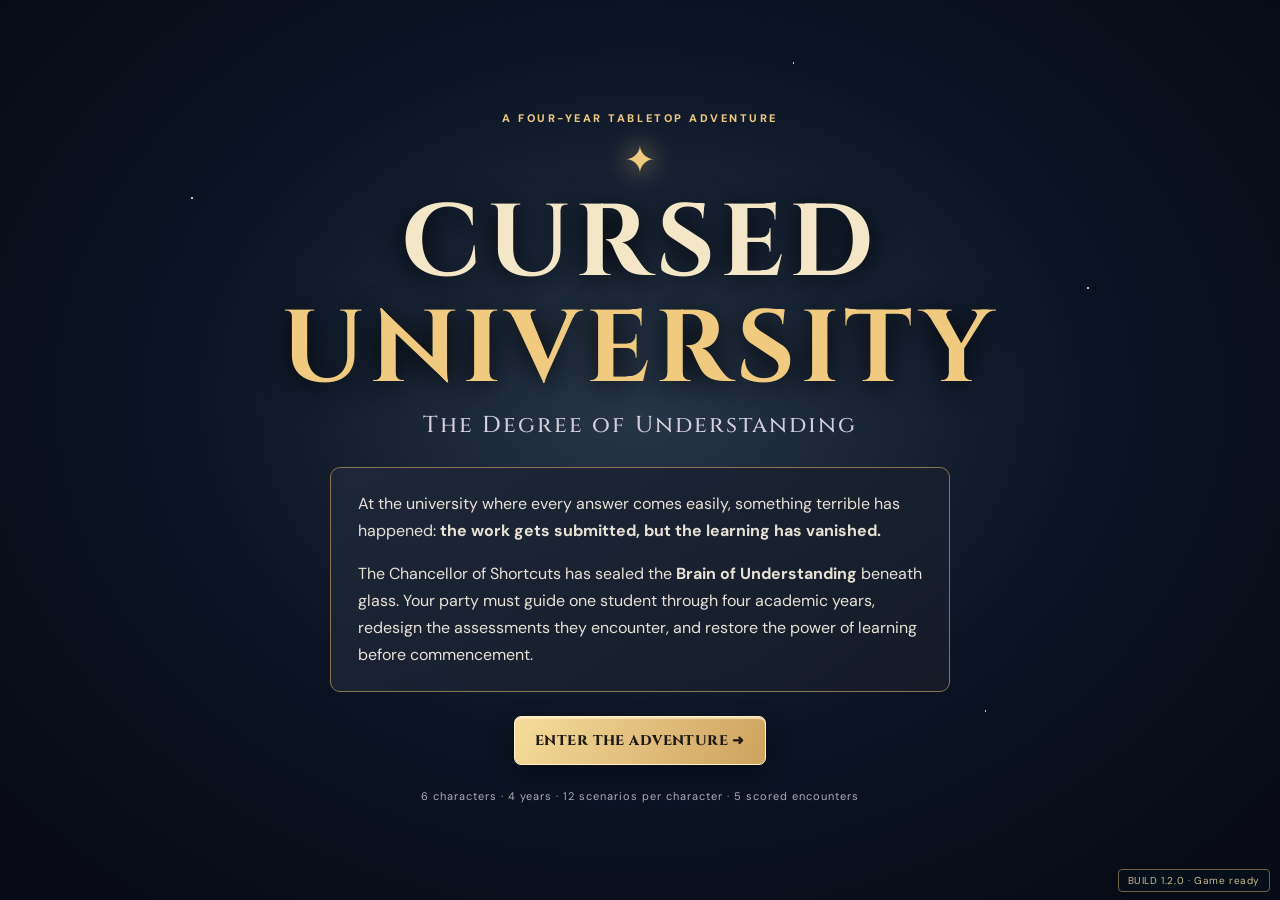
<file: cursed_university_github_pages_v12/index.html>
<!doctype html>
<html lang="en">
<head>
  <meta charset="utf-8">
  <meta name="viewport" content="width=device-width,initial-scale=1">
  <meta name="theme-color" content="#0a0c18">
  <meta name="description" content="Cursed University: A four-year, six-character, tabletop adventure in assessment redesign, AI friction, and meaningful learning.">
  <title>Cursed University | The Degree of Understanding</title>
  <link rel="stylesheet" href="./assets/style.css?v=1.2.0">
  <script src="./assets/data.js?v=1.2.0" defer></script>
  <script src="./assets/game.js?v=1.2.0" defer></script>
</head>
<body>
  <div id="screen-reader-status" class="sr-only" role="status" aria-live="polite"></div>
  <div id="saveToast" class="save-toast hidden" role="status" aria-live="polite"></div>
  <div class="weather-layer" aria-hidden="true"><span class="mist mist-a"></span><span class="mist mist-b"></span></div>
  <header id="globalBar" class="global-bar hidden">
    <button class="brand-button" id="homeBtn" type="button">✦ CURSED UNIVERSITY</button>
    <div class="global-middle"><span id="partyStatus">Party not assigned</span><span id="yearStatus">Year 1 / 4</span></div>
    <div class="global-right"><strong id="globalPoints">0 / 100 KP</strong><button type="button" id="resetBtn" class="minor-btn">↺ Reset</button></div>
  </header>

  <main id="appMain">
    <!-- WELCOME -->
    <section id="welcomeScreen" class="screen active" aria-labelledby="welcomeTitle">
      <div class="stars" aria-hidden="true"></div>
      <div class="welcome-content">
        <div class="eyebrow">A four-year tabletop adventure</div>
        <div class="welcome-sigil" aria-hidden="true">✦</div>
        <h1 id="welcomeTitle">CURSED<br><span>UNIVERSITY</span></h1>
        <p class="lead">The Degree of Understanding</p>
        <div class="welcome-story parchment">
          <p>At the university where every answer comes easily, something terrible has happened: <strong>the work gets submitted, but the learning has vanished.</strong></p>
          <p>The Chancellor of Shortcuts has sealed the <strong>Brain of Understanding</strong> beneath glass. Your party must guide one student through four academic years, redesign the assessments they encounter, and restore the power of learning before commencement.</p>
        </div>
        <button class="cta" id="welcomeStart" type="button">ENTER THE ADVENTURE <span aria-hidden="true">➜</span></button>
        <div class="welcome-footnote">6 characters · 4 years · 12 scenarios per character · 5 scored encounters</div>
      </div>
    </section>

    <!-- ROLL -->
    <section id="rollScreen" class="screen" aria-labelledby="rollTitle">
      <div class="center-wrap narrow">
        <div class="eyebrow">Chapter 00 · The Choosing</div>
        <h2 id="rollTitle" class="display-title">THE ROLL OF DESTINY</h2>
        <p class="screen-intro">Each table is a party of designers. Roll a physical six-sided die at your table. The number determines whose college journey your party will protect.</p>
        <div class="panel roll-panel">
          <div class="dice-emblem" aria-hidden="true">⚄</div>
          <label for="tableName">Your party / table name</label>
          <input id="tableName" type="text" maxlength="45" placeholder="e.g., The Night Scholars" autocomplete="off">
          <label for="diceSelect">What number did your table roll?</label>
          <select id="diceSelect"><option value="">Choose your roll...</option><option value="1">⚀ — 1</option><option value="2">⚁ — 2</option><option value="3">⚂ — 3</option><option value="4">⚃ — 4</option><option value="5">⚄ — 5</option><option value="6">⚅ — 6</option></select>
          <p class="quiet">The roll chooses your character; it does not affect your educational score.</p>
          <button class="cta fill" id="revealBtn" type="button" disabled>REVEAL YOUR CHARACTER</button>
        </div>
      </div>
    </section>

    <!-- REVEAL -->
    <section id="revealScreen" class="screen" aria-labelledby="revealTitle">
      <div class="center-wrap reveal-layout">
        <div>
          <div class="eyebrow">The path has chosen you</div>
          <h2 id="revealTitle" class="display-title">YOUR STUDENT</h2>
          <p class="screen-intro">Your party will encounter this student's strengths, interests, obligations, and temptations across four years.</p>
          <div class="panel reveal-profile" id="revealProfile"></div>
          <button class="cta" id="enterCampusBtn" type="button">BEGIN YEAR ONE ➜</button>
        </div>
        <div class="portrait-scene"><div class="portrait-rune" id="revealIcon">✦</div><div id="revealNameArt" class="portrait-caption"></div></div>
      </div>
    </section>

    <!-- CAMPUS -->
    <section id="campusScreen" class="screen" aria-labelledby="campusTitle">
      <div class="campus-header"><div class="eyebrow">The adventure map</div><h2 id="campusTitle" class="display-title">THE CURSED CAMPUS</h2><p id="campusMessage">Select the illuminated building to begin.</p></div>
      <div class="campus-layout">
        <div class="campus-scene" id="campusStage">
          <svg class="campus-painting" viewBox="0 0 1200 690" preserveAspectRatio="xMidYMid slice" role="img" aria-label="Spooky university campus at night with four old Gothic college buildings, fog, dark evergreens, cobblestone paths, and moonlight">
            <defs>
              <linearGradient id="sky" x1="0" y1="0" x2="0" y2="1"><stop stop-color="#060a1c"/><stop offset=".59" stop-color="#253047"/><stop offset="1" stop-color="#4e473e"/></linearGradient>
              <linearGradient id="stone" x1="0" x2=".9" y1="0" y2="1"><stop stop-color="#414350"/><stop offset=".6" stop-color="#292d3c"/><stop offset="1" stop-color="#171c2b"/></linearGradient>
              <radialGradient id="moonGlow"><stop stop-color="#f1e9b6" stop-opacity=".7"/><stop offset=".25" stop-color="#dbd8af" stop-opacity=".2"/><stop offset="1" stop-color="#a9a4b3" stop-opacity="0"/></radialGradient>
              <filter id="blurFog"><feGaussianBlur stdDeviation="16"/></filter>
              <pattern id="brick" width="36" height="18" patternUnits="userSpaceOnUse"><path d="M0 0H36M0 18H36M18 0V9M0 9H36M0 9V18M36 9V18" stroke="#777484" stroke-opacity=".13" fill="none"/></pattern>
            </defs>
            <rect width="1200" height="690" fill="url(#sky)"/>
            <circle cx="920" cy="124" r="220" fill="url(#moonGlow)"/><circle cx="920" cy="124" r="39" fill="#e7e1c2" opacity=".82"/>
            <g fill="#e8daa6" opacity=".72"><circle cx="90" cy="75" r="1.6"/><circle cx="212" cy="120" r="1"/><circle cx="380" cy="48" r="1.8"/><circle cx="730" cy="69" r="1.7"/><circle cx="1105" cy="90" r="1"/><circle cx="1030" cy="240" r="1.5"/></g>
            <path d="M0 346L150 270 280 333 408 240 520 304 670 234 790 297 920 245 1100 300 1200 230V500H0Z" fill="#151d2a"/>
            <path d="M0 430L90 320 178 443 245 338 330 460 403 352 501 440 640 318 788 442 930 305 1030 431 1155 321 1200 389V570H0Z" fill="#101b22"/>
            <g fill="#091419" opacity=".95"><path d="M0 475l31-93 32 93zM48 489l36-118 39 118zM150 485l27-90 30 90zM320 476l29-104 34 104zM531 479l32-115 39 115zM850 484l37-123 40 123zM1070 481l43-126 48 126z"/></g>
            <path d="M0 490Q300 465 580 495T1200 473V690H0Z" fill="#1c2929"/>
            <path d="M450 690Q510 546 585 494L610 494Q672 570 738 690Z" fill="#6a6763"/>
            <path d="M490 690L590 495 618 495 690 690Z" fill="#76736d" opacity=".7"/>
            <g stroke="#31383b" stroke-width="3" opacity=".55"><path d="M0 606Q600 567 1200 606M0 652Q600 615 1200 649" fill="none"/><path d="M570 500L524 689M600 501L594 690M630 506L674 690"/></g>
            <g fill="#d4d4b9" opacity=".22" filter="url(#blurFog)"><ellipse cx="180" cy="524" rx="240" ry="22"/><ellipse cx="940" cy="508" rx="260" ry="27"/><ellipse cx="620" cy="610" rx="410" ry="29"/></g>
            <g opacity=".65" fill="#f8d998"><circle cx="86" cy="524" r="8"/><circle cx="1102" cy="528" r="8"/></g>
            <g stroke="#161d21" stroke-width="8"><path d="M86 518v86M1102 522v87"/></g>
          </svg>
          <div id="buildingButtons" class="building-buttons"></div>
          <div class="campus-sign">✦ CURSED UNIVERSITY ✦ <span>EST. IN ANOTHER AGE</span></div>
        </div>
        <aside class="map-side panel">
          <div class="panel-heading">YOUR CHRONICLE</div>
          <div class="char-mini" id="mapCharacter"></div>
          <div id="yearList" class="year-list"></div>
          <div class="mini-dome"><div class="eyebrow">The Brain of Understanding</div><div id="mapBrain" class="brain-home"></div><div class="mini-progress"><div id="mapFill" class="mini-progress-fill"></div></div><div id="mapKPLabel" class="quiet">0 / 100 KP</div></div>
          <button id="graduationBtn" class="cta fill hidden" type="button">FACE GRADUATION ➜</button>
          <button id="reviewWorkBtn" class="minor-btn fill" type="button">Review saved designs</button>
        </aside>
      </div>
    </section>

    <!-- DOOR TRANSITION -->
    <section id="doorScreen" class="screen" aria-label="Entering academic building">
      <div class="door-backdrop"><div class="door-arch"><div class="door-glow"></div><div class="door-panel left"></div><div class="door-panel right"></div></div><div class="door-title" id="doorTitle">THE DOORS ARE OPENING...</div></div>
    </section>

    <!-- ROOM SCENARIOS -->
    <section id="yearScreen" class="screen" aria-labelledby="roomTitle">
      <div class="room-bar"><button class="minor-btn" id="returnCampusBtn" type="button">← Campus</button><div><div class="eyebrow" id="roomYear">Year One</div><h2 id="roomTitle" class="room-title">The Hall of Beginnings</h2></div><div id="roomProgress" class="room-progress">Scenario 1 of 3</div></div>
      <div class="room-grid">
        <aside class="panel narrative-column">
          <div class="panel-heading">THE STUDENT'S JOURNEY</div>
          <div class="char-mini" id="roomCharacter"></div>
          <div class="scenario-tabs" id="scenarioTabs"></div>
          <div class="scenario-scroll" id="scenarioDetails"></div>
        </aside>
        <div class="panel work-column">
          <div class="win-titlebar"><span>COURSE-RECOVERY TERMINAL</span><span class="fake-controls" aria-hidden="true">▁ □ ×</span></div>
          <div class="work-content">
            <div class="work-intro"><span class="eyebrow">YOUR TABLE'S REDESIGN</span><h3>Outthink the shortcut</h3><p>Collaborate before typing. You must address <strong>AI friction</strong> and <strong>at least one</strong> redesign element.</p></div>
            <form id="scenarioForm" novalidate>
              <div id="submissionGuide" class="submission-guide" aria-label="Requirements to continue">
                <div class="submission-guide-title"><strong>Before you can continue</strong><span id="completionCount">0 of 3 ready</span></div>
                <div id="checkFriction" class="requirement">○ AI friction response (15+ characters)</div>
                <div id="checkRedesign" class="requirement">○ Assessment redesign response (15+ characters)</div>
                <div id="checkFramework" class="requirement">○ Choose at least one redesign element</div>
              </div>
              <label for="frictionText">1 · What purposeful AI friction would you introduce?</label>
              <textarea id="frictionText" rows="4" maxlength="3500" aria-describedby="frictionCount" placeholder="What thinking could AI bypass? How will the revised assignment make that thinking visible without adding arbitrary barriers?"></textarea>
              <div id="frictionCount" class="field-count">0 / 15 minimum characters</div>
              <label for="redesignText">2 · How would you redesign this assessment?</label>
              <textarea id="redesignText" rows="4" maxlength="3500" aria-describedby="redesignCount" placeholder="Describe the assessment changes and why they support student learning and/or a reason to engage."></textarea>
              <div id="redesignCount" class="field-count">0 / 15 minimum characters</div>
              <fieldset class="framework-field" id="frameworkField"><legend>Which elements does your redesign address? (choose at least one)</legend><label><input type="checkbox" name="framework" value="practice"> Meaningful practice</label><label><input type="checkbox" name="framework" value="engage"> A reason to engage</label><label><input type="checkbox" name="framework" value="reasonable"> Reasonable conditions and friction</label></fieldset>
              <div id="scenarioNotice" class="notice" role="status" aria-live="polite"></div>
              <button class="cta fill" id="saveScenarioBtn" type="button">SAVE DESIGN & CONTINUE ➜</button>
              <div id="saveFeedback" class="save-feedback" role="status" aria-live="polite">Complete the checklist above, then press Save Design &amp; Continue.</div>
            </form>
            <div class="boss-panel hidden" id="bossPanel">
              <div class="boss-name">THE CHANCELLOR OF SHORTCUTS</div>
              <p class="boss-dialogue" id="bossDialogue"></p>
              <div class="encounter-roll"><div class="die-shape" id="dieValue">d20</div><div><button type="button" class="cta" id="rollBossBtn">ROLL THE d20</button><div class="die-manual"><label for="manualDie">or enter a physical roll:</label> <input id="manualDie" type="number" min="1" max="20" placeholder="1–20"><button type="button" id="useManualDie" class="minor-btn">Use</button></div></div></div>
              <div id="bossChallenge" class="boss-challenge">Roll the die to reveal the Chancellor's attack.</div>
              <label for="bossResponse">Defend your assessment redesign against the attack</label>
              <textarea id="bossResponse" rows="5" maxlength="4000" placeholder="Explain how your proposed design protects student thinking, encourages engagement, and maintains reasonable demands."></textarea>
              <div class="facilitator-panel"><h4>Facilitator judgment</h4><p>One person at the table facilitates scoring. The game does <strong>not</strong> evaluate written responses automatically.</p><label class="check-award"><input id="frictionAward" type="checkbox"> +10 KP — purposeful AI friction is defensible</label><label class="check-award"><input id="frameworkAward" type="checkbox"> +10 KP — at least one framework element is defensible</label><div id="scorePreview" class="score-preview">Proposed score: <strong>0 / 20 KP</strong></div></div>
              <div id="bossNotice" class="notice" aria-live="polite"></div>
              <button class="cta fill" type="button" id="submitBossBtn">CONFIRM JUDGMENT & COMPLETE YEAR</button>
              <p id="bossRetryHelp" class="quiet"></p>
            </div>
            <div id="roomFooter" class="room-footer"><div class="generator-display"><div class="eyebrow">Brain Growth Chamber</div><div id="roomBrain" class="brain-home"></div><div id="brainStageName">Stage I · First Spark</div></div><div class="room-controls"><p id="roomFooterMessage">Complete three scenarios to face the Chancellor.</p><button type="button" class="minor-btn" id="quickReviewBtn">? Framework refresher</button></div></div>
          </div>
        </div>
      </div>
    </section>

    <!-- GRADUATION -->
    <section id="graduationScreen" class="screen" aria-labelledby="gradTitle">
      <div class="grad-layout center-wrap">
        <div class="grad-heading"><div class="eyebrow">Year Four Complete · Final Encounter</div><h2 id="gradTitle" class="display-title">THE COMMENCEMENT TRIAL</h2><p>The Chancellor stands before the sealed gates. A polished transcript alone cannot open them.</p></div>
        <div class="grad-grid">
          <div class="panel grad-story"><div class="panel-heading">THE LAST QUESTION</div><div id="gradCharacter" class="char-mini"></div><p class="boss-dialogue">“Four years of submissions. Four years of shortcuts. How can anyone know your student has actually learned?”</p><p><strong>Your table must defend one final assessment decision.</strong> Draw upon the student's journey. Explain the learning you preserved, what purposeful AI friction made it visible, why the demands are reasonable or worthwhile, and one vulnerability that remains.</p><div id="gradBrain" class="brain-home grad-brain"></div></div>
          <div class="panel grad-answer"><div class="panel-heading">FINAL DEGREE DEFENSE</div><label for="gradResponse">What would graduation-ready assessment look like for this student?</label><textarea id="gradResponse" rows="7" maxlength="5000" placeholder="Defend a concrete assessment decision, the intended learning, purposeful AI friction, at least one redesign element, and an honest limitation."></textarea><div class="facilitator-panel"><h4>Final facilitator judgment</h4><label class="check-award"><input id="gradFriction" type="checkbox"> +10 KP — purposeful AI friction</label><label class="check-award"><input id="gradFramework" type="checkbox"> +10 KP — at least one redesign element</label><div id="gradScorePreview" class="score-preview">Proposed score: <strong>0 / 20 KP</strong></div></div><div id="gradNotice" class="notice" aria-live="polite"></div><button id="submitGradBtn" class="cta fill" type="button">DELIVER FINAL JUDGMENT</button><button id="gradCampusBtn" class="minor-btn fill" type="button">← Campus / Revise Earlier Defenses</button></div>
        </div>
      </div>
    </section>

    <!-- VICTORY -->
    <section id="victoryScreen" class="screen" aria-labelledby="victoryTitle">
      <div class="center-wrap narrow victory-wrap"><div class="victory-shine" aria-hidden="true">✦</div><div class="eyebrow">Commencement Unlocked</div><h2 class="display-title" id="victoryTitle">THE DEGREE IS EARNED</h2><div class="diploma"><div class="diploma-inner"><div>CURSED UNIVERSITY</div><div class="diploma-star">✷</div><h3>Certificate of Understanding</h3><p id="diplomaName"></p><p>Through purposeful assessment design, defensible reasoning, and the courage to question shortcuts, this party has awakened the Brain of Understanding.</p><strong>100 / 100 KNOWLEDGE POINTS</strong></div></div><div class="button-row"><button class="cta" id="victoryCampusBtn" type="button">VIEW COMPLETED CAMPUS</button><button class="minor-btn" id="printDiplomaBtn" type="button">PRINT CERTIFICATE</button></div></div>
    </section>
  </main>

  <dialog id="infoModal" class="info-dialog"><div class="modal-top"><h3 id="modalTitle">Framework refresher</h3><button id="closeInfoModal" class="minor-btn" type="button">✕</button></div><div id="modalBody"></div></dialog>
  <div class="version-mark" id="versionMark">BUILD 1.2.0 · Starting game…</div>
  <script type="application/json" id="metaInfo">{"build":"v1.2.0-direct-save","autosave":"localStorage","api":"none"}</script>
</body>
</html>
</file>
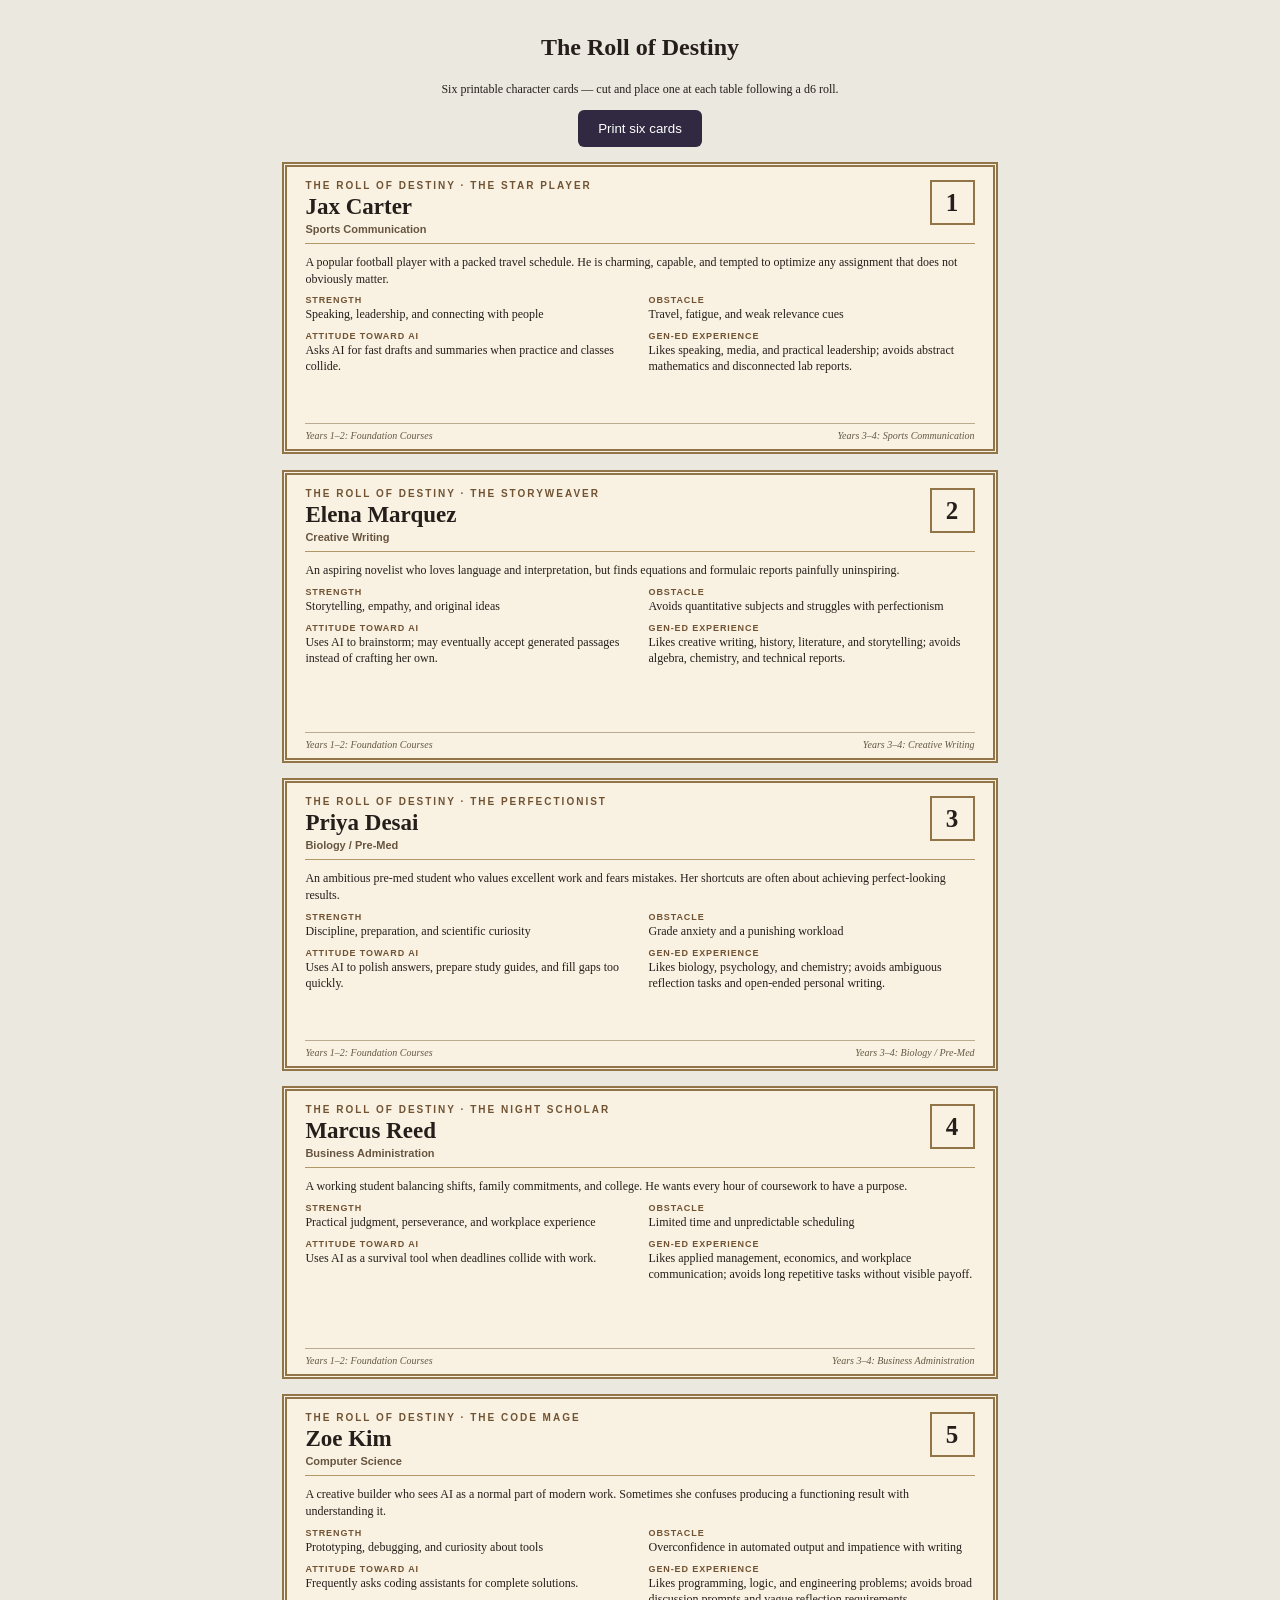
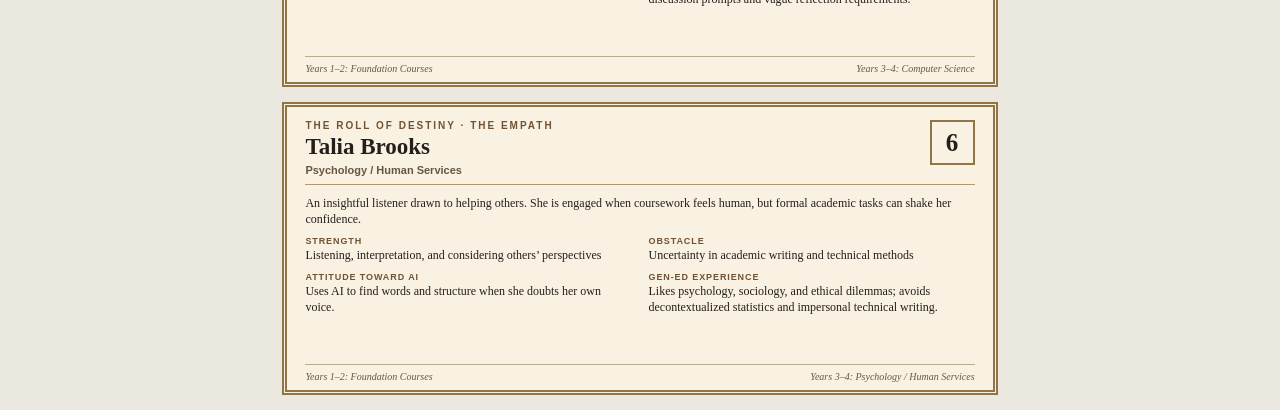
<file: cursed_university_github_pages_v12/printables/character_cards.html>
<!doctype html><html lang="en"><head><meta charset="utf-8"><meta name="viewport" content="width=device-width,initial-scale=1"><title>The Roll of Destiny — Printable Character Cards</title><style>
@page{size:letter;margin:.52in}*{box-sizing:border-box}body{font:12px/1.4 Georgia,serif;color:#251e1b;background:#ebe8df;margin:0}.actions{text-align:center;padding:15px}.actions button{background:#302941;color:white;border:0;border-radius:6px;padding:11px 20px;cursor:pointer}.sheet{width:7.45in;margin:0 auto}.card{position:relative;height:3.05in;background:#f9f2e2;border:5px double #927449;margin-bottom:.16in;padding:13px 18px;break-inside:avoid;overflow:hidden}.card:nth-child(3n){break-after:page}.topline{display:flex;justify-content:space-between;align-items:flex-start;border-bottom:1px solid #b2976b;padding-bottom:8px;margin-bottom:10px}.number{border:2px solid #927449;width:45px;height:45px;display:grid;place-items:center;font-size:25px;font-weight:800}.eyebrow{font:bold 10px Arial;letter-spacing:2px;color:#715333}.name{font-size:23px;margin:0}.major{font:bold 11px Arial;color:#67553f}.grid{display:grid;grid-template-columns:1fr 1fr;gap:8px 17px}.label{font:bold 9px Arial;text-transform:uppercase;letter-spacing:.9px;color:#715333}.value{font:12px/1.33 Georgia;margin-top:2px}.intro{margin:8px 0;font-size:12px}.foot{position:absolute;bottom:8px;left:18px;right:18px;border-top:1px solid #baab91;padding-top:6px;display:flex;justify-content:space-between;font:italic 10px Georgia;color:#655945}@media print{body{background:white}.actions{display:none}.sheet{width:auto}.card{height:3.05in;margin-bottom:.12in}}
</style><script src="../assets/data.js" defer></script><script defer>document.addEventListener('DOMContentLoaded',()=>{document.getElementById('cards').innerHTML=window.CURSED_DATA.characters.map(c=>`<article class="card"><div class="topline"><div><div class="eyebrow">THE ROLL OF DESTINY · ${c.tag.toUpperCase()}</div><h2 class="name">${c.name}</h2><div class="major">${c.major}</div></div><div class="number">${c.die}</div></div><p class="intro">${c.intro}</p><div class="grid"><div><div class="label">Strength</div><div class="value">${c.strengths}</div></div><div><div class="label">Obstacle</div><div class="value">${c.barrier}</div></div><div><div class="label">Attitude toward AI</div><div class="value">${c.ai}</div></div><div><div class="label">Gen-ed experience</div><div class="value">Likes ${c.likes.toLowerCase()}; avoids ${c.dislikes.toLowerCase()}.</div></div></div><div class="foot"><span>Years 1–2: Foundation Courses</span><span>Years 3–4: ${c.major}</span></div></article>`).join('');});</script></head><body><div class="actions"><h1>The Roll of Destiny</h1><p>Six printable character cards — cut and place one at each table following a d6 roll.</p><button onclick="window.print()">Print six cards</button></div><main id="cards" class="sheet"></main></body></html>
</file>
<file: cursed_university_github_pages_v12/assets/style.css>
@import url('https://fonts.googleapis.com/css2?family=Cinzel:wght@400;500;600;700;800&family=DM+Sans:wght@400;500;600;700&display=swap');
:root{--bg:#090c18;--panel:#111724;--panel2:#181f2e;--cream:#f4e7c8;--gold:#f0ca7e;--muted:#b4b5bd;--teal:#8fe4d2;--edge:#766343;--purple:#b3a3e9;--red:#ec9c97;--shadow:0 24px 70px #0009}
*{box-sizing:border-box}html{font-size:16px}body{margin:0;background:var(--bg);color:var(--cream);min-height:100vh;font-family:'DM Sans',system-ui,sans-serif}button,input,textarea,select{font:inherit}button{cursor:pointer}button:disabled{opacity:.45;cursor:default}h1,h2,h3,h4,p{margin-top:0}h1,h2,h3{font-family:Cinzel,Georgia,serif}h2{line-height:1.2}a{color:var(--gold)}.sr-only{position:absolute!important;width:1px;height:1px;overflow:hidden;clip:rect(0,0,0,0);white-space:nowrap} .hidden{display:none!important}
.screen{display:none;min-height:100vh;position:relative;padding:58px 32px 44px}.screen.active{display:block;animation:fadeIn .45s ease-out}#welcomeScreen.active,#rollScreen.active,#revealScreen.active,#victoryScreen.active{display:flex;align-items:center;justify-content:center}#welcomeScreen{background:radial-gradient(ellipse at 50% 44%,#283749 0%,#0b1323 50%,#080b15 92%)}#rollScreen,#revealScreen{background:radial-gradient(circle at 75% 30%,#2b2e49,#0a0e1b 68%)}.weather-layer{position:fixed;inset:0;z-index:0;pointer-events:none;overflow:hidden}.mist{position:absolute;width:90vw;height:23vh;top:64%;left:-30%;opacity:.16;background:radial-gradient(ellipse,rgba(173,173,190,.33),transparent 70%);filter:blur(24px);animation:drift 19s ease-in-out infinite alternate}.mist-b{top:78%;left:45%;animation-delay:-7s}.screen>*{position:relative;z-index:1}
.global-bar{position:sticky;z-index:60;top:0;display:flex;align-items:center;gap:22px;justify-content:space-between;padding:11px 24px;border-bottom:1px solid #6d5a3c;background:rgba(11,14,26,.96);backdrop-filter:blur(10px);box-shadow:0 5px 25px #0005}.brand-button{border:0;background:none;color:var(--gold);font:600 17px Cinzel,serif;letter-spacing:.08em;white-space:nowrap}.global-middle{display:flex;gap:20px;color:#cbcbce;font-size:12px}.global-right{display:flex;align-items:center;gap:12px;color:var(--teal)}.global-right strong{font-family:Cinzel,Georgia,serif;font-size:14px;white-space:nowrap}.screen:not(#welcomeScreen):not(#rollScreen):not(#revealScreen):not(#doorScreen){min-height:calc(100vh - 59px)}
.eyebrow{font-family:'DM Sans',sans-serif;font-size:11px;letter-spacing:.23em;color:var(--gold);text-transform:uppercase;font-weight:800}.display-title{font:700 clamp(28px,4.5vw,53px)/1.13 Cinzel,Georgia,serif;color:#f5e2b4;letter-spacing:.016em;margin:12px 0 16px}.center-wrap{width:min(1080px,100%);margin:0 auto}.center-wrap.narrow{width:min(730px,100%)}.screen-intro{font-size:17px;line-height:1.65;color:#ced0d8;max-width:800px}.lead{font:500 clamp(17px,2.2vw,23px) Cinzel,serif;color:#d5cfda;letter-spacing:.09em}.cta{border:1px solid #fff0c7;border-radius:7px;color:#211b15;background:linear-gradient(120deg,#f6dc9a,#cda25d);font-family:Cinzel,Georgia,serif;font-weight:800;font-size:14px;letter-spacing:.03em;min-height:49px;padding:12px 20px;box-shadow:inset 0 2px #fff6d5a0,0 8px 25px #0005;transition:filter .18s,transform .18s}.cta:hover:not(:disabled){filter:brightness(1.1);transform:translateY(-2px)}.fill{width:100%}.minor-btn{border:1px solid #8b7b63;background:#1b2432;color:var(--cream);padding:10px 14px;border-radius:6px;font-size:13px;font-weight:700}.minor-btn:hover{background:#304052}.panel{background:linear-gradient(140deg,rgba(24,31,46,.98),rgba(13,20,33,.98));border:1px solid #766343;border-radius:12px;box-shadow:var(--shadow)}.panel-heading{padding:12px 18px;border-bottom:1px solid #63523e;background:linear-gradient(90deg,#333044,#1a2033);font:700 13px Cinzel,Georgia,serif;letter-spacing:.09em;color:#ffe7ae}.quiet{font-size:12px;line-height:1.5;color:#b9bdc8}.notice{font-size:13px;color:#d6cda3;min-height:19px;margin:6px 0 10px}.notice.success{color:var(--teal)}.notice.error{color:#ffc6bc}input[type=text],input[type=number],select,textarea{width:100%;background:#0a1121;border:1px solid #717185;border-radius:6px;color:#f4e8d0;padding:12px 13px;outline:0}input:focus-visible,textarea:focus-visible,select:focus-visible{outline:2px solid var(--gold);outline-offset:2px}textarea{resize:vertical;line-height:1.5}label{display:block;font-size:13px;font-weight:700;margin:16px 0 7px}button:focus-visible{outline:3px solid var(--teal);outline-offset:3px}
/* welcome */.welcome-content{z-index:2;width:min(720px,100%);text-align:center;padding:35px 0}.welcome-content h1{font:700 clamp(43px,9vw,102px)/1.04 Cinzel,Georgia,serif;letter-spacing:.055em;text-shadow:0 4px 30px #000; margin:6px 0}.welcome-content h1 span{color:var(--gold)}.welcome-sigil{font-size:38px;color:var(--gold);filter:drop-shadow(0 0 13px #f3c77a);margin-top:10px}.welcome-story{max-width:620px;margin:26px auto 24px;text-align:left}.parchment{background:linear-gradient(145deg,rgba(30,39,56,.92),rgba(21,27,39,.95));border:1px solid #8d7550;border-radius:10px;padding:22px 27px;color:#e8e2d6;line-height:1.7}.parchment p:last-child{margin:0}.welcome-footnote{font-size:11px;color:#b1acb9;margin-top:24px;letter-spacing:.09em}.stars{position:absolute;inset:0;opacity:.9;background-image:radial-gradient(1.5px 1.5px at 15% 22%,#eae4cc 45%,transparent),radial-gradient(1px 1px at 62% 7%,#fff 45%,transparent),radial-gradient(1.5px 1.5px at 85% 32%,#e1d5b0 45%,transparent),radial-gradient(2px 2px at 32% 67%,#8ad6ce 45%,transparent),radial-gradient(1px 1px at 77% 79%,#fff 45%,transparent);pointer-events:none}
/* character roll */.roll-panel{margin:30px auto 0;padding:30px;max-width:590px}.roll-panel label:first-of-type{margin-top:0}.roll-panel select{font-size:17px}.dice-emblem{text-align:center;font-size:62px;color:var(--gold);line-height:1;margin-bottom:18px}.roll-panel button{margin-top:12px}.reveal-layout{display:grid;grid-template-columns:1.2fr .8fr;gap:28px;align-items:center}.reveal-profile{padding:25px;margin:20px 0}.reveal-profile h3{font-size:26px;color:var(--gold);margin-bottom:5px}.reveal-profile .major{color:var(--teal);font-weight:700}.reveal-profile p{line-height:1.6}.reveal-profile dl{display:grid;grid-template-columns:140px 1fr;gap:10px;font-size:13px}.reveal-profile dt{color:var(--gold);font-weight:800}.reveal-profile dd{margin:0}.portrait-scene{height:480px;border-radius:250px 250px 25px 25px;border:2px solid #b59d6a;display:flex;align-items:center;justify-content:center;flex-direction:column;background:radial-gradient(circle at 50% 45%,#766b83aa,#24253b 47%,#10192a 70%);box-shadow:inset 0 0 45px #e7bf7b27,0 0 40px #0009}.portrait-rune{font-size:130px;filter:drop-shadow(0 5px 15px #0009)}.portrait-caption{font:800 23px Cinzel,serif;color:#f5dbab;text-align:center;padding:0 16px}
/* map */#campusScreen{padding-top:25px}.campus-header{text-align:center;margin:0 auto 25px}.campus-header .display-title{font-size:clamp(28px,3.5vw,47px);margin:6px 0}.campus-header p{color:#bbb8c2;margin:0}.campus-layout{display:grid;grid-template-columns:minmax(0,1fr) minmax(260px,310px);gap:18px;max-width:1450px;margin:0 auto;align-items:stretch}.campus-scene{min-height:590px;position:relative;aspect-ratio:1200/690;overflow:hidden;border:2px solid #7c6850;border-radius:14px;box-shadow:var(--shadow);background:#131a27}.campus-painting{position:absolute;inset:0;width:100%;height:100%;object-fit:cover}.campus-sign{position:absolute;bottom:2%;left:50%;transform:translateX(-50%);background:#181c29e9;border:1px solid #ad8967;border-radius:6px;color:#f3d29a;padding:8px 15px;white-space:nowrap;text-align:center;font:700 clamp(11px,1.1vw,16px) Cinzel,serif;box-shadow:0 0 20px #000b}.campus-sign span{display:block;font:600 9px 'DM Sans',sans-serif;letter-spacing:.17em;color:#d4c5a5;margin-top:3px}.building-buttons{position:absolute;inset:0}.building-btn{position:absolute;top:26%;width:19%;height:46%;padding:0;border:none;background:none;color:var(--cream);outline-offset:6px;transition:transform .18s,filter .18s;z-index:3}.building-btn:nth-child(1){left:3.8%;top:30%}.building-btn:nth-child(2){left:28.5%;top:20%}.building-btn:nth-child(3){left:54%;top:27%}.building-btn:nth-child(4){left:78%;top:17%}.building-btn:hover:not(:disabled){transform:translateY(-8px);filter:brightness(1.35)}.building-btn.locked{filter:grayscale(.65) brightness(.54)}.building-btn.locked:hover{transform:none;filter:grayscale(.45) brightness(.68)}.building-structure{display:block;position:absolute;bottom:15%;left:5%;width:90%;height:75%;background:linear-gradient(95deg,#292b36,#65616a 44%,#2c3440 95%);clip-path:polygon(0 19%,14% 19%,14% 8%,30% 8%,50% 0,70% 8%,86% 8%,86% 19%,100% 19%,100% 100%,0 100%);border-bottom:4px solid #12141b;box-shadow:0 0 30px #000}.building-structure:after{content:'';position:absolute;inset:0;background:repeating-linear-gradient(0deg,transparent 0 20px,#16182254 21px 22px),repeating-linear-gradient(90deg,transparent 0 24px,#1e1b2744 25px 26px)}.building-roof{position:absolute;top:7%;left:5%;width:90%;height:20%;background:#181d2b;clip-path:polygon(0 95%,50% 0,100% 95%)}.building-windows{position:absolute;inset:27% 13% 30%;display:grid;grid-template-columns:repeat(4,1fr);gap:13%;align-items:center}.building-windows span{display:block;height:38%;background:#f8d17e;box-shadow:0 0 17px #efb45e8c;border-radius:8px 8px 2px 2px;border:2px solid #15171c}.building-btn.locked .building-windows span{background:#555263;box-shadow:none}.building-door{position:absolute;bottom:15%;left:39%;width:22%;height:28%;background:linear-gradient(90deg,#0e0c13 45%,#805c32 46%,#0e0c13 52%);border:5px solid #a79a81;border-bottom:0;border-radius:40% 40% 0 0}.building-label{display:block;position:absolute;bottom:0;left:0;width:100%;min-height:43px;padding:6px 4px;border-radius:6px;background:#080f1fe9;border:1px solid #b79c71;color:#fce6ae;font:700 clamp(10px,1vw,13px) Cinzel,serif;text-shadow:0 2px 5px #000}.building-btn.locked .building-label{color:#aaa}.building-label small{display:block;color:#bac4bc;font:600 10px 'DM Sans',sans-serif;letter-spacing:.02em}.map-side{padding-bottom:16px}.char-mini{display:flex;gap:12px;align-items:center;padding:15px 17px;border-bottom:1px solid #383e4c}.char-mini-icon{min-width:47px;width:47px;height:47px;border-radius:13px;border:1px solid #918266;background:#253047;display:grid;place-items:center;font-size:25px}.char-mini h3{font-size:14px;margin:0 0 4px}.char-mini p{font-size:11px;margin:0;color:#bac0c7}.year-list{padding:10px 13px}.year-entry{display:flex;align-items:center;justify-content:space-between;gap:6px;padding:10px 8px;border-bottom:1px solid #343c4d;font-size:12px}.year-entry strong{font-family:Cinzel,serif}.year-entry span{color:#bcb7b5}.year-entry.done span{color:var(--teal)}.mini-dome{padding:15px;display:flex;flex-direction:column;align-items:center;gap:6px}.mini-progress{width:100%;height:9px;border-radius:99px;background:#0a101c;border:1px solid #81745c;overflow:hidden}.mini-progress-fill{height:100%;width:0%;background:linear-gradient(90deg,#7198af,#8df0c1,#ffdc81);transition:width .6s}.map-side>button{max-width:calc(100% - 24px);margin:7px 12px}
/* glass dome SVG generated by JS */.brain-home{height:150px;width:170px;margin:auto;display:flex;align-items:center;justify-content:center}.brain-home svg{height:100%;max-width:100%;overflow:visible}.brain-pulse{animation:softGlow 3.5s ease-in-out infinite;transform-origin:center;transform-box:fill-box}.brain-home.complete .brain-pulse{animation:softGlow .75s ease-in-out infinite}
/* doors */#doorScreen{background:radial-gradient(circle,#504735,#08090e 72%);padding:0}#doorScreen.active{display:flex;align-items:center;justify-content:center}.door-backdrop{position:relative;width:min(76vw,640px);height:min(83vh,710px);display:flex;align-items:center;justify-content:center}.door-arch{width:82%;height:86%;position:relative;perspective:1000px;background:radial-gradient(circle,#e0c68f,#815e3d 35%,#120f15 75%);border:22px ridge #81725b;border-radius:49% 49% 8px 8px;overflow:hidden;box-shadow:0 0 70px #f6de9255}.door-panel{position:absolute;top:0;bottom:0;width:50%;background:linear-gradient(90deg,#2a1b1b,#6d4230 50%,#251821);border:5px ridge #bea374;transition:transform 1.4s cubic-bezier(.6,.02,.12,1)}.door-panel:after{content:'✦';position:absolute;top:45%;font-size:22px;color:#ffe59d}.door-panel.left{left:0;transform-origin:left center}.door-panel.right{right:0;transform-origin:right center}.door-panel.left:after{right:12px}.door-panel.right:after{left:12px}.door-backdrop.open .door-panel.left{transform:rotateY(-115deg)}.door-backdrop.open .door-panel.right{transform:rotateY(115deg)}.door-glow{position:absolute;inset:0;background:radial-gradient(ellipse,#fff0b9,#cd9963 55%,#171119);filter:blur(12px)}.door-title{position:absolute;bottom:0;text-align:center;font:700 18px Cinzel,serif;letter-spacing:.08em;text-shadow:0 0 8px #000}
/* room */#yearScreen{padding:15px 28px 32px}.room-bar{max-width:1450px;margin:0 auto 12px;display:flex;align-items:center;justify-content:space-between;gap:15px}.room-bar>div:nth-child(2){text-align:center}.room-title{font-size:clamp(23px,3vw,35px);margin:5px 0}.room-progress{font-family:Cinzel,serif;font-size:12px;color:var(--teal)}.room-grid{max-width:1450px;margin:auto;display:grid;grid-template-columns:minmax(310px,.9fr) minmax(0,1.15fr);gap:16px;align-items:stretch}.narrative-column{display:flex;flex-direction:column;min-height:750px}.scenario-tabs{padding:12px;display:grid;grid-template-columns:repeat(4,1fr);gap:5px}.scenario-tab{padding:8px 3px;border:1px solid #62667d;background:#222b3d;color:#d1c4b3;font-size:11px;font-weight:700;border-radius:5px}.scenario-tab.active{background:#dec18a;color:#23190e;border-color:#f7dfad}.scenario-tab.done:not(.active){color:#a9e6c2;border-color:#47785e}.scenario-tab:disabled{opacity:.4}.scenario-scroll{padding:18px 20px;overflow-y:auto;max-height:750px}.scenario-scroll h3{font-size:22px;color:#fae1a8;margin:5px 0 16px}.scenario-scroll .course-title{font:700 12px 'DM Sans',sans-serif;letter-spacing:.1em;color:var(--teal)}.story-card{padding:14px 15px;margin:13px 0;background:#0b1423;border:1px solid #44495c;border-radius:8px;font-size:13px;line-height:1.56}.story-card strong{display:block;font:800 11px 'DM Sans',sans-serif;letter-spacing:.14em;text-transform:uppercase;color:var(--gold);margin-bottom:7px}.story-card p:last-child{margin:0}.speech{font-style:italic;color:#f0dfbd;border-left:3px solid #b8a17e;padding-left:12px;font-size:16px;line-height:1.55}.work-column{overflow:hidden}.win-titlebar{background:#1e2743;display:flex;justify-content:space-between;align-items:center;font:700 13px Cinzel,serif;color:#f0dbaa;padding:11px 17px;border-bottom:1px solid #776852}.fake-controls{color:#bcb5af}.work-content{padding:20px 25px}.work-intro h3{font-size:25px;margin:8px 0}.work-intro p{color:#c1c2c8;line-height:1.5;font-size:13px}#scenarioForm label,.boss-panel label,.grad-answer label{margin:16px 0 8px}.framework-field{border:1px solid #5e6175;padding:13px 15px;border-radius:7px;margin:17px 0}.framework-field legend{font-size:12px;color:#eccb90;font-weight:700;padding:0 7px}.framework-field label{display:flex;align-items:center;gap:8px;font-size:13px;font-weight:500;margin:8px 0}input[type=checkbox]{accent-color:#d9bc7c;width:17px;height:17px;flex-shrink:0}.boss-panel{display:flex;flex-direction:column;gap:0}.boss-name{color:#d6b2ff;font:700 16px Cinzel,serif;letter-spacing:.05em}.boss-dialogue{background:#222038;border-left:4px solid #ab94d9;padding:16px 19px;color:#f0e1fb;font:italic 16px/1.6 Georgia,serif;margin:12px 0}.encounter-roll{display:flex;align-items:center;gap:22px;background:#0f1724;padding:15px;border-radius:8px}.die-shape{width:80px;height:84px;flex-shrink:0;display:grid;place-items:center;color:#251b17;font:700 26px Cinzel,serif;background:linear-gradient(145deg,#f1dca3,#b99861);clip-path:polygon(50% 0,92% 22%,100% 72%,50% 100%,0 72%,8% 22%);filter:drop-shadow(0 2px 4px #fff)}.die-manual{display:flex;align-items:center;gap:6px;margin-top:9px}.die-manual label{display:inline;margin:0;font-size:11px;white-space:nowrap}.die-manual input{width:65px;padding:7px}.die-manual button{padding:7px 9px}.boss-challenge{background:#231d2b;border:1px solid #6b5588;border-radius:7px;padding:14px;margin:16px 0;font-size:14px;line-height:1.6}.facilitator-panel{border:1px solid #7c694b;background:#231f22;padding:13px 15px;border-radius:7px;margin:19px 0 12px}.facilitator-panel h4{margin:0;color:#f5dba3;font:700 16px Cinzel,serif}.facilitator-panel p{font-size:12px;color:#c8c0b3;line-height:1.5;margin:8px 0}.facilitator-panel .check-award{display:flex;gap:7px;align-items:center;margin:13px 0;font-weight:600;font-size:13px}.score-preview{color:var(--teal);font-size:14px;padding-top:10px;border-top:1px solid #695e50}.room-footer{display:grid;grid-template-columns:175px 1fr;gap:20px;align-items:center;margin-top:25px;background:#090e1b;border-radius:8px;padding:14px 18px;border:1px solid #585263}.generator-display{text-align:center}.generator-display .brain-home{height:142px}.generator-display .eyebrow{font-size:10px}.generator-display #brainStageName{font-size:11px;color:#cbd4ce}.room-controls p{color:#d8d6d3;font-size:14px;line-height:1.55}
/* graduation */#graduationScreen{padding:30px 25px}.grad-heading{text-align:center}.grad-heading>p{color:#cdc9d0}.grad-grid{display:grid;grid-template-columns:.9fr 1.1fr;gap:18px}.grad-story,.grad-answer{padding-bottom:20px}.grad-story>p{padding:0 24px;line-height:1.6;font-size:14px}.grad-story>.boss-dialogue{margin:18px 22px}.grad-answer{padding:0 22px 22px}.grad-answer .panel-heading{margin:0 -22px 20px}.grad-brain{height:210px!important}.grad-answer>button{margin-top:8px}
/* victory */#victoryScreen{background:radial-gradient(circle at center,#253830 2%,#15231e 40%,#0a0e17 90%)}.victory-wrap{text-align:center}.victory-shine{font-size:78px;color:#f3d78b;filter:drop-shadow(0 0 20px #f1e5bd);animation:softGlow 2s infinite}.diploma{padding:15px;background:#b99e6b;border:8px double #eed8a3;box-shadow:var(--shadow);color:#34251c;margin:25px 0}.diploma-inner{padding:25px;background:#f3e4ba;border:1px solid #775b33}.diploma-inner>div:first-child{font:700 14px Cinzel,serif;letter-spacing:.13em}.diploma-star{font-size:42px;color:#6c5933}.diploma h3{font-size:27px}.diploma p{font:16px/1.6 Georgia,serif}.diploma strong{font-family:Cinzel,serif}.button-row{display:flex;justify-content:center;gap:10px;flex-wrap:wrap}
/* modals */.info-dialog{background:#162033;border:1px solid #ac9161;color:var(--cream);width:min(620px,calc(100% - 32px));max-height:85vh;padding:0;border-radius:11px;box-shadow:0 30px 90px #000}.info-dialog::backdrop{background:#050710bb}.modal-top{display:flex;align-items:center;justify-content:space-between;background:#272c42;padding:13px 18px;border-bottom:1px solid #766852}.modal-top h3{margin:0;color:var(--gold)}#modalBody{padding:22px;line-height:1.6}#modalBody dt{font-weight:800;color:var(--gold);margin-top:12px}#modalBody dd{margin:4px 0 10px}
@keyframes drift{from{transform:translateX(-4%)}to{transform:translateX(32%)}}@keyframes fadeIn{from{opacity:0}to{opacity:1}}@keyframes softGlow{50%{filter:drop-shadow(0 0 18px #a5ead7);transform:scale(1.035)}}
@media(max-width:1100px){.campus-layout{grid-template-columns:1fr}.campus-scene{min-height:450px}.map-side{display:grid;grid-template-columns:1fr 1fr;align-items:center}.map-side .panel-heading{grid-column:1/-1}.map-side .char-mini{border-right:1px solid #383e4c}.map-side .year-list{grid-row:2/4;grid-column:2}.map-side .mini-dome{grid-row:3;grid-column:1}.map-side>button{margin:12px}.room-grid{grid-template-columns:.9fr 1fr}.scenario-scroll{max-height:none}}
@media(max-width:780px){.screen{padding:27px 15px}.global-bar{padding:10px;flex-wrap:wrap;gap:7px}.brand-button{font-size:12px}.global-middle{order:3;width:100%;justify-content:center}.global-right{gap:7px}.global-right strong{font-size:11px}.global-right .minor-btn{padding:7px}.reveal-layout,.room-grid,.grad-grid{grid-template-columns:1fr}.portrait-scene{height:220px;border-radius:120px 120px 20px 20px}.portrait-rune{font-size:80px}.room-bar{flex-wrap:wrap;justify-content:center}.room-bar .room-progress{width:100%;text-align:center}.narrative-column{min-height:0}.scenario-scroll{max-height:480px}.campus-scene{min-height:350px}.building-btn{top:29%;width:22%;height:43%}.building-btn:nth-child(1){left:1%}.building-btn:nth-child(2){left:26%}.building-btn:nth-child(3){left:51%}.building-btn:nth-child(4){left:75%}.building-label{font-size:9px;bottom:-6%;min-height:36px}.building-label small{font-size:8px}.map-side{display:block}.map-side .char-mini{border-right:0}.map-side .mini-dome{padding:7px}.die-manual{flex-wrap:wrap}.reveal-profile dl{grid-template-columns:1fr}.reveal-profile dt{margin-top:5px}.reveal-profile dd{margin-bottom:5px}}
@media(max-width:480px){.campus-scene{min-height:285px}.campus-sign{display:none}.building-label{font-size:8px}.building-roof{top:9%}.room-footer{grid-template-columns:1fr;text-align:center}.room-controls{text-align:center}.work-content{padding:14px}.scenario-tabs{grid-template-columns:repeat(4,1fr)}.encounter-roll{flex-direction:column}.welcome-content h1{font-size:40px}.parchment{padding:16px}.screen-intro{font-size:15px}}
@media(prefers-reduced-motion:reduce){*,*:before,*:after{animation:none!important;transition:none!important;scroll-behavior:auto!important}}
@media print{.global-bar,.weather-layer,#appMain>.screen:not(#victoryScreen),.button-row{display:none!important}#victoryScreen{display:block!important;background:white!important;color:black!important;min-height:auto}#victoryScreen .display-title,#victoryScreen .eyebrow{color:black!important}.diploma{box-shadow:none;margin:0}}

/* Scenario submission clarity and actionable feedback */
.submission-guide{border:1px solid #7d704e;background:#161e2c;border-radius:9px;padding:13px 15px;margin:15px 0 16px;font:13px/1.6 'DM Sans',system-ui,sans-serif}
.submission-guide-title{display:flex;justify-content:space-between;align-items:center;gap:12px;padding-bottom:8px;margin-bottom:7px;border-bottom:1px solid #464b54;color:#ffe1a7}
.submission-guide-title span{white-space:nowrap;color:#decdaa;font-size:12px}
.requirement{color:#d7cbba;padding:3px 0}
.requirement.met{color:#98e8c6}
.submission-guide.attention{border-color:#ffb8a4;box-shadow:0 0 0 2px #ff93881c}
.field-count{margin:4px 0 9px;text-align:right;color:#a9afbc;font:11px 'DM Sans',system-ui,sans-serif}
.field-count.complete{color:#98e8c6}
#scenarioForm textarea[aria-invalid="true"],#frameworkField.field-error{border-color:#fa9888;box-shadow:0 0 0 2px #fa988822}
.save-toast{position:fixed;z-index:500;top:76px;left:50%;transform:translateX(-50%);width:min(640px,calc(100% - 28px));padding:14px 18px;border:2px solid #ebb77e;border-radius:9px;background:#182536;color:#ffefcb;font:700 14px/1.55 'DM Sans',system-ui,sans-serif;box-shadow:0 15px 45px #000b;pointer-events:none;text-align:center}
.save-toast.error{border-color:#ffb4a3;background:#4b252c;color:#fff4ec}
.save-toast.success{border-color:#a5eccb;background:#17392e;color:#e7fff3}
@media(max-width:780px){.save-toast{top:14px}.submission-guide-title{align-items:flex-start;flex-direction:column;gap:2px}}

/* v1.2: prominent save-result display, cache-identification and feedback */
.save-feedback{margin-top:11px;padding:10px 13px;border-radius:7px;background:#0b1525;border:1px solid #59647a;color:#d5dbe9;font:600 12px/1.5 'DM Sans',system-ui,sans-serif}
.save-feedback.success{border-color:#83d4a7;background:#133224;color:#cdf7d9}
.save-feedback.error{border-color:#efa89d;background:#3e212a;color:#ffe5df}
#saveScenarioBtn{min-height:54px;touch-action:manipulation}
.version-mark{position:fixed;right:10px;bottom:8px;z-index:200;color:#ccbc8e;background:#07101bd9;padding:4px 9px;border:1px solid #736248;border-radius:4px;pointer-events:none;font:10px 'DM Sans',system-ui,sans-serif;letter-spacing:.06em}
@media print{.version-mark{display:none}}
</file>
